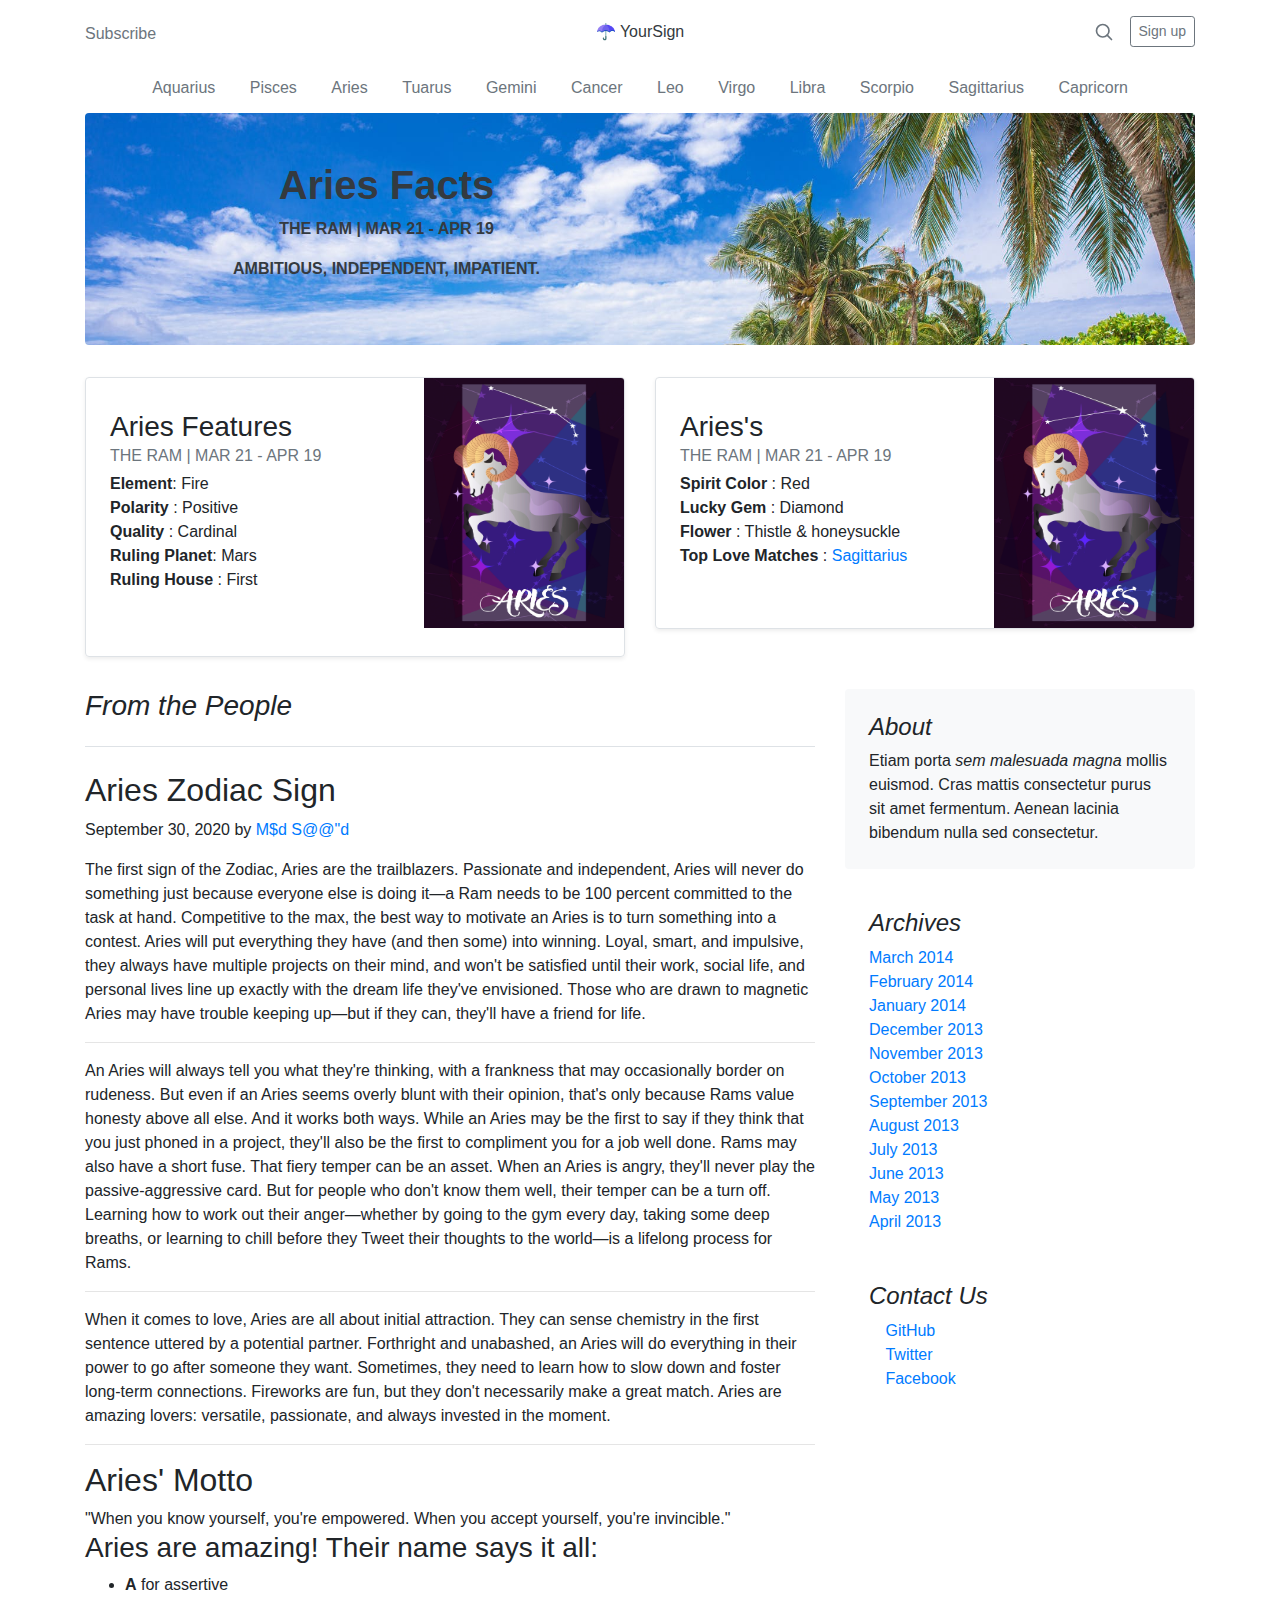
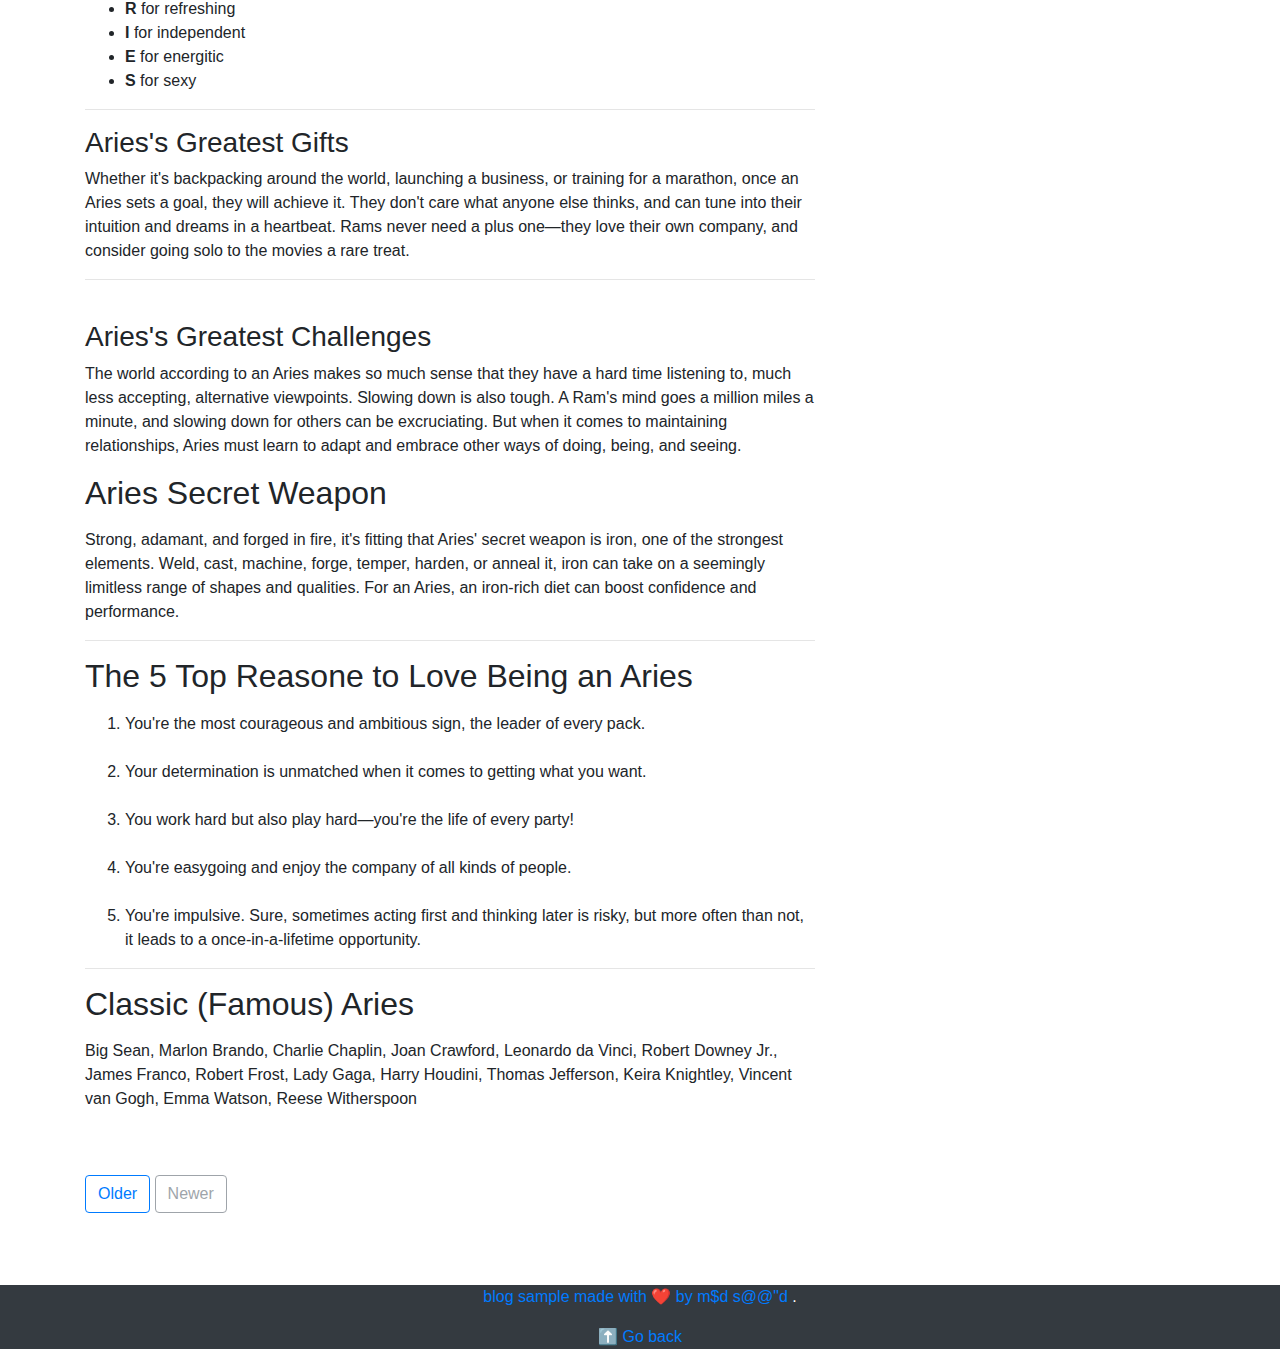
<file: Aries.html>
<!doctype html>
<html lang="en">
<head>

  <meta charset="UTF-8">
  <meta name="viewport" content="width=device-width, initial-scale=1, shrink-to-fit=no">
  <meta name="description" content="">
  <meta name="author" content="md sd">
  
  <link rel="stylesheet" href="https://stackpath.bootstrapcdn.com/font-awesome/4.7.0/css/font-awesome.min.css">
  <link rel="stylesheet" href="https://stackpath.bootstrapcdn.com/bootstrap/4.5.2/css/bootstrap.min.css" integrity="sha384-JcKb8q3iqJ61gNV9KGb8thSsNjpSL0n8PARn9HuZOnIxN0hoP+VmmDGMN5t9UJ0Z" crossorigin="anonymous">
  <script src="https://code.jquery.com/jquery-3.5.1.slim.min.js" integrity="sha384-DfXdz2htPH0lsSSs5nCTpuj/zy4C+OGpamoFVy38MVBnE+IbbVYUew+OrCXaRkfj" crossorigin="anonymous"></script>
  <script src="https://cdn.jsdelivr.net/npm/popper.js@1.16.1/dist/umd/popper.min.js" integrity="sha384-9/reFTGAW83EW2RDu2S0VKaIzap3H66lZH81PoYlFhbGU+6BZp6G7niu735Sk7lN" crossorigin="anonymous"></script>
  <script src="https://stackpath.bootstrapcdn.com/bootstrap/4.5.2/js/bootstrap.min.js" integrity="sha384-B4gt1jrGC7Jh4AgTPSdUtOBvfO8shuf57BaghqFfPlYxofvL8/KUEfYiJOMMV+rV" crossorigin="anonymous"></script>


  <style>
.backgr{
  background: url(./img/d.jpeg);
  background-size: cover;
  background-repeat: no-repeat;
  background-position: center;
}
.scrol{
    max-width: 100%;
    white-space: nowrap;
    height: 50px;
    overflow-x: auto;
    text-align: center;
    align-content: center;
    -webkit-overflow-scrolling: touch;
    -ms-overflow-style: none;
}
.na-link{
    padding-left: 15px;
    padding-right: 15px;
}
.scrol::-webkit-scrollbar{
    display: none;
}
.scrol a{
    color:#6c757d;
}
</style>
  <title>Aries sign</title>
</head>
<body>
  
  <div class="container">
  <header class="blog-header py-3">
    <div class="row flex-nowrap justify-content-between align-items-center">
      <div class="col-4 pt-1">
        <a class="text-muted" href="#">Subscribe</a>
      </div>
      <div class="col-4 text-center">
        <a class="blog-header-logo text-dark text-bold"  href="index.html"> &#9730 <strong></strong>YourSign</strong></a>
      </div>
      <div class="col-4 d-flex justify-content-end align-items-center">
        <a class="text-muted" href="#" aria-label="Search">
          <svg xmlns="http://www.w3.org/2000/svg" width="20" height="20" fill="none" stroke="currentColor" stroke-linecap="round" stroke-linejoin="round" stroke-width="2" class="mx-3" role="img" viewBox="0 0 24 24" focusable="false"><title>Search</title><circle cx="10.5" cy="10.5" r="7.5"/><path d="M21 21l-5.2-5.2"/></svg>
        </a>
        <a class="btn btn-sm btn-outline-secondary" href="#">Sign up</a>
      </div>
    </div>
  </header>

    <nav class="scrol ">
        <a class="na-link" href="Aquarius.html">Aquarius</a>
        <a class="na-link" href="Pisces.html">Pisces</a>
        <a class="na-link" href="Aries.html">Aries</a>
        <a class="na-link" href="Tuarus.html">Tuarus</a>
        <a class="na-link" href="Gemini.html">Gemini</a>
        <a class="na-link" href="Cancer.html">Cancer</a>
        <a class="na-link" href="Leo.html">Leo</a>
        <a class="na-link" href="Virgo.html">Virgo</a>
        <a class="na-link" href="Libra.html">Libra</a>
        <a class="na-link" href="Scorpio.html">Scorpio</a>
        <a class="na-link" href="Sagittarius.html">Sagittarius</a>
        <a class="na-link" href="Capricorn.html">Capricorn</a>
    </nav>

      <div class="jumbotron p-4 p-md-5 text-dark rounded bg-dark text-center backgr">
        <div class="col-md-6 px-0">
          <h1 class="title0"><strong>Aries Facts</strong></h1>
          <p class="title0"> <strong>THE RAM  |  MAR 21 - APR 19</strong></p>
          <p class="title0"><strong>AMBITIOUS, INDEPENDENT, IMPATIENT.</strong></p>
        <!----- <img src="./Cancer.jpg" alt="Aquarius image" width="200" height="250">
         <img src="./Cancer.jpg" alt="Aquarius image" width="200" height="250">-------->
      </div>
    </div>

      <div class="row mb-2">
        <div class="col-md-6">
          <div class="row no-gutters border rounded overflow-hidden flex-md-row mb-4 shadow-sm h-md-250 position-relative">
            <div class="col p-4 d-flex flex-column position-static">
              <strong class="d-inline-block mb-2 text-primary"></strong>
              <h3 class="mb-0">Aries Features</h3>
              <div class="mb-1 text-muted">THE RAM  |  MAR 21 - APR 19</div>
              <p><strong>Element</strong>: Fire<br>
                <strong>Polarity</strong> : Positive<br>
                <strong>Quality</strong> : Cardinal<br>
                <strong>Ruling Planet</strong>: Mars<br>
                <strong>Ruling House</strong> : First</p><br>
            </div>
            <div class="col-auto d-none d-lg-block">
              <img src="./img/Aries.jpg" alt="Aries image" width="200" height="250">
            </div>
          </div>
        </div>
        <div class="col-md-6">
          <div class="row no-gutters border rounded overflow-hidden flex-md-row mb-4 shadow-sm h-md-250 position-relative">
            <div class="col p-4 d-flex flex-column position-static">
              <strong class="d-inline-block mb-2 text-success"></strong>
              <h3 class="mb-0">Aries's</h3>
              <div class="mb-1 text-muted">THE RAM  |  MAR 21 - APR 19</div>
              <p><strong>Spirit Color</strong> : Red<br>
                <strong>Lucky Gem</strong> : Diamond<br>
                <strong>Flower</strong> : Thistle & honeysuckle<br>
                <strong>Top Love Matches</strong> : <a href="Sagittarius.html">Sagittarius</a></p>
            </div>
            <div class="col-auto d-none d-lg-block">
              <img src="./img/Aries.jpg" alt="Aries image" width="200" height="250">
            </div>
          </div>
        </div>
      </div>

    </div>



    <main role="main" class="container">
      <div class="row">
        <div class="col-md-8 blog-main">
          <h3 class="pb-4 mb-4 font-italic border-bottom">From the People </h3>
    
          <div class="blog-post">
            <h2 class="blog-post-title">Aries Zodiac Sign</h2>
            <p class="blog-post-meta ">September 30, 2020 by <a href="#">M$d S@@"d</a></p>
    
            <p>The first sign of the Zodiac, Aries are the trailblazers. Passionate and independent, Aries will never do something just because everyone else is doing it—a Ram needs to be 100 percent committed to the task at hand. Competitive to the max, the best way to motivate an Aries is to turn something into a contest. Aries will put everything they have (and then some) into winning. Loyal, smart, and impulsive, they always have multiple projects on their mind, and won't be satisfied until their work, social life, and personal lives line up exactly with the dream life they've envisioned. Those who are drawn to magnetic Aries may have trouble keeping up—but if they can, they'll have a friend for life.</p>
            <hr>
            <p>An Aries will always tell you what they're thinking, with a frankness that may occasionally border on rudeness. But even if an Aries seems overly blunt with their opinion, that's only because Rams value honesty above all else. And it works both ways. While an Aries may be the first to say if they think that you just phoned in a project, they'll also be the first to compliment you for a job well done. Rams may also have a short fuse. That fiery temper can be an asset. When an Aries is angry, they'll never play the passive-aggressive card. But for people who don't know them well, their temper can be a turn off. Learning how to work out their anger—whether by going to the gym every day, taking some deep breaths, or learning to chill before they Tweet their thoughts to the world—is a lifelong process for Rams.</p>
              <hr>
              <p>When it comes to love, Aries are all about initial attraction. They can sense chemistry in the first sentence uttered by a potential partner. Forthright and unabashed, an Aries will do everything in their power to go after someone they want. Sometimes, they need to learn how to slow down and foster long-term connections. Fireworks are fun, but they don't necessarily make a great match. Aries are amazing lovers: versatile, passionate, and always invested in the moment.</p>  
                <hr>
            <h2>Aries' Motto</h2>
            <quote>"When you know yourself, you're empowered. When you accept yourself, you're invincible."</quote>
            <br> 
            <h3>Aries are amazing! Their name says it all:</h3>
            <ul>
              <li> <strong>A</strong>  for assertive</li>
              <li> <strong>R</strong>  for refreshing</li>
              <li> <strong>I</strong>  for independent</li>
              <li> <strong>E</strong>  for energitic</li>
              <li> <strong>S</strong>  for sexy</li>
          </ul>
          <hr>
            <h3>Aries's Greatest Gifts</h3>
            <p>Whether it's backpacking around the world, launching a business, or training for a marathon, once an Aries sets a goal, they will achieve it. They don't care what anyone else thinks, and can tune into their intuition and dreams in a heartbeat. Rams never need a plus one—they love their own company, and consider going solo to the movies a rare treat.</p>
              <hr>
              <br>
            <h3>Aries's Greatest Challenges</h3>
            <p>The world according to an Aries makes so much sense that they have a hard time listening to, much less accepting, alternative viewpoints. Slowing down is also tough. A Ram's mind goes a million miles a minute, and slowing down for others can be excruciating. But when it comes to maintaining relationships, Aries must learn to adapt and embrace other ways of doing, being, and seeing.</p>
          </div><!-- /.blog-post -->
          <div class="blog-post">
            <h2 class="blog-post-title">Aries Secret Weapon</h2>
            <p class="blog-post-meta"><a href="#"></a></p>
            <p>Strong, adamant, and forged in fire, it's fitting that Aries' secret weapon is iron, one of the strongest elements. Weld, cast, machine, forge, temper, harden, or anneal it, iron can take on a seemingly limitless range of shapes and qualities. For an Aries, an iron-rich diet can boost confidence and performance.</p>
          </div><!-- /.blog-post -->
          <hr>
          <div class="blog-post">
            <h2 class="blog-post-title">The 5 Top Reasone to Love Being an Aries</h2>
            <p class="blog-post-meta"><a href="#"></a></p>
            <ol>
              <li> You're the most courageous and ambitious sign, the leader of every pack.</li> <br>
              <li>Your determination is unmatched when it comes to getting what you want.</li> <br>
              <li>You work hard but also play hard—you're the life of every party!</li> <br>
              <li>You're easygoing and enjoy the company of all kinds of people.</li> <br>
              <li>You're impulsive. Sure, sometimes acting first and thinking later is risky, but more often than not, it leads to a once-in-a-lifetime opportunity.</li>
          </ol>
          </div><!-- /.blog-post -->
          <hr>
          <div class="blog-post">
            <h2 class="blog-post-title">Classic (Famous) Aries</h2>
            <p class="blog-post-meta"><a href="#"></a></p>
            <p>Big Sean, Marlon Brando, Charlie Chaplin, Joan Crawford, Leonardo da Vinci, Robert Downey Jr., James Franco, Robert Frost, Lady Gaga, Harry Houdini, Thomas Jefferson, Keira Knightley, Vincent van Gogh, Emma Watson, Reese Witherspoon</p>
          </div><br><br>
    
          <nav class="blog-pagination">
            <a class="btn btn-outline-primary" href="index.html">Older</a>
            <a class="btn btn-outline-secondary disabled" href="#" tabindex="-1" aria-disabled="true">Newer</a>
          </nav>
        </div><!-- /.blog-main -->
    
        <aside class="col-md-4 blog-sidebar">
          <div class="p-4 mb-3 bg-light rounded">
            <h4 class="font-italic">About</h4>
            <p class="mb-0">Etiam porta <em>sem malesuada magna</em> mollis euismod. Cras mattis consectetur purus sit amet fermentum. Aenean lacinia bibendum nulla sed consectetur.</p>
          </div>
    
          <div class="p-4">
            <h4 class="font-italic">Archives</h4>
            <ol class="list-unstyled mb-0">
              <li><a href="#">March 2014</a></li>
              <li><a href="#">February 2014</a></li>
              <li><a href="#">January 2014</a></li>
              <li><a href="#">December 2013</a></li>
              <li><a href="#">November 2013</a></li>
              <li><a href="#">October 2013</a></li>
              <li><a href="#">September 2013</a></li>
              <li><a href="#">August 2013</a></li>
              <li><a href="#">July 2013</a></li>
              <li><a href="#">June 2013</a></li>
              <li><a href="#">May 2013</a></li>
              <li><a href="#">April 2013</a></li>
            </ol>
          </div>
    
          <div class="p-4">
            <h4 class="font-italic">Contact Us</h4>
            <ol class="list-unstyled">
              <li><a href="#"><i class="fab fa-github-square"></i>  GitHub</a></li>
              <li><a href="#"><i class="fab fa-twitter-square"></i> Twitter</a></li>
              <li><a href="#"> <i class="fab fa-facebook"></i> Facebook</li>
            </ol>
          </div>
        </aside><!-- /.blog-sidebar -->
      </div><!-- /.row -->
    </main><br><br><br><!-- /.container -->
    
    <footer class="blog-footer text-center bg-dark text-white">
      <p>blog sample made with &#10084 by <a href="https://facebook.com/">m$d s@@"d</a> <a href="https://twitter.com/mdo"></a>.</p>
      <p>
        <a href="#">&#11014 Go back</a>
      </p>
    </footer>
  </body>
  </html>
</body>
</html>
</file>
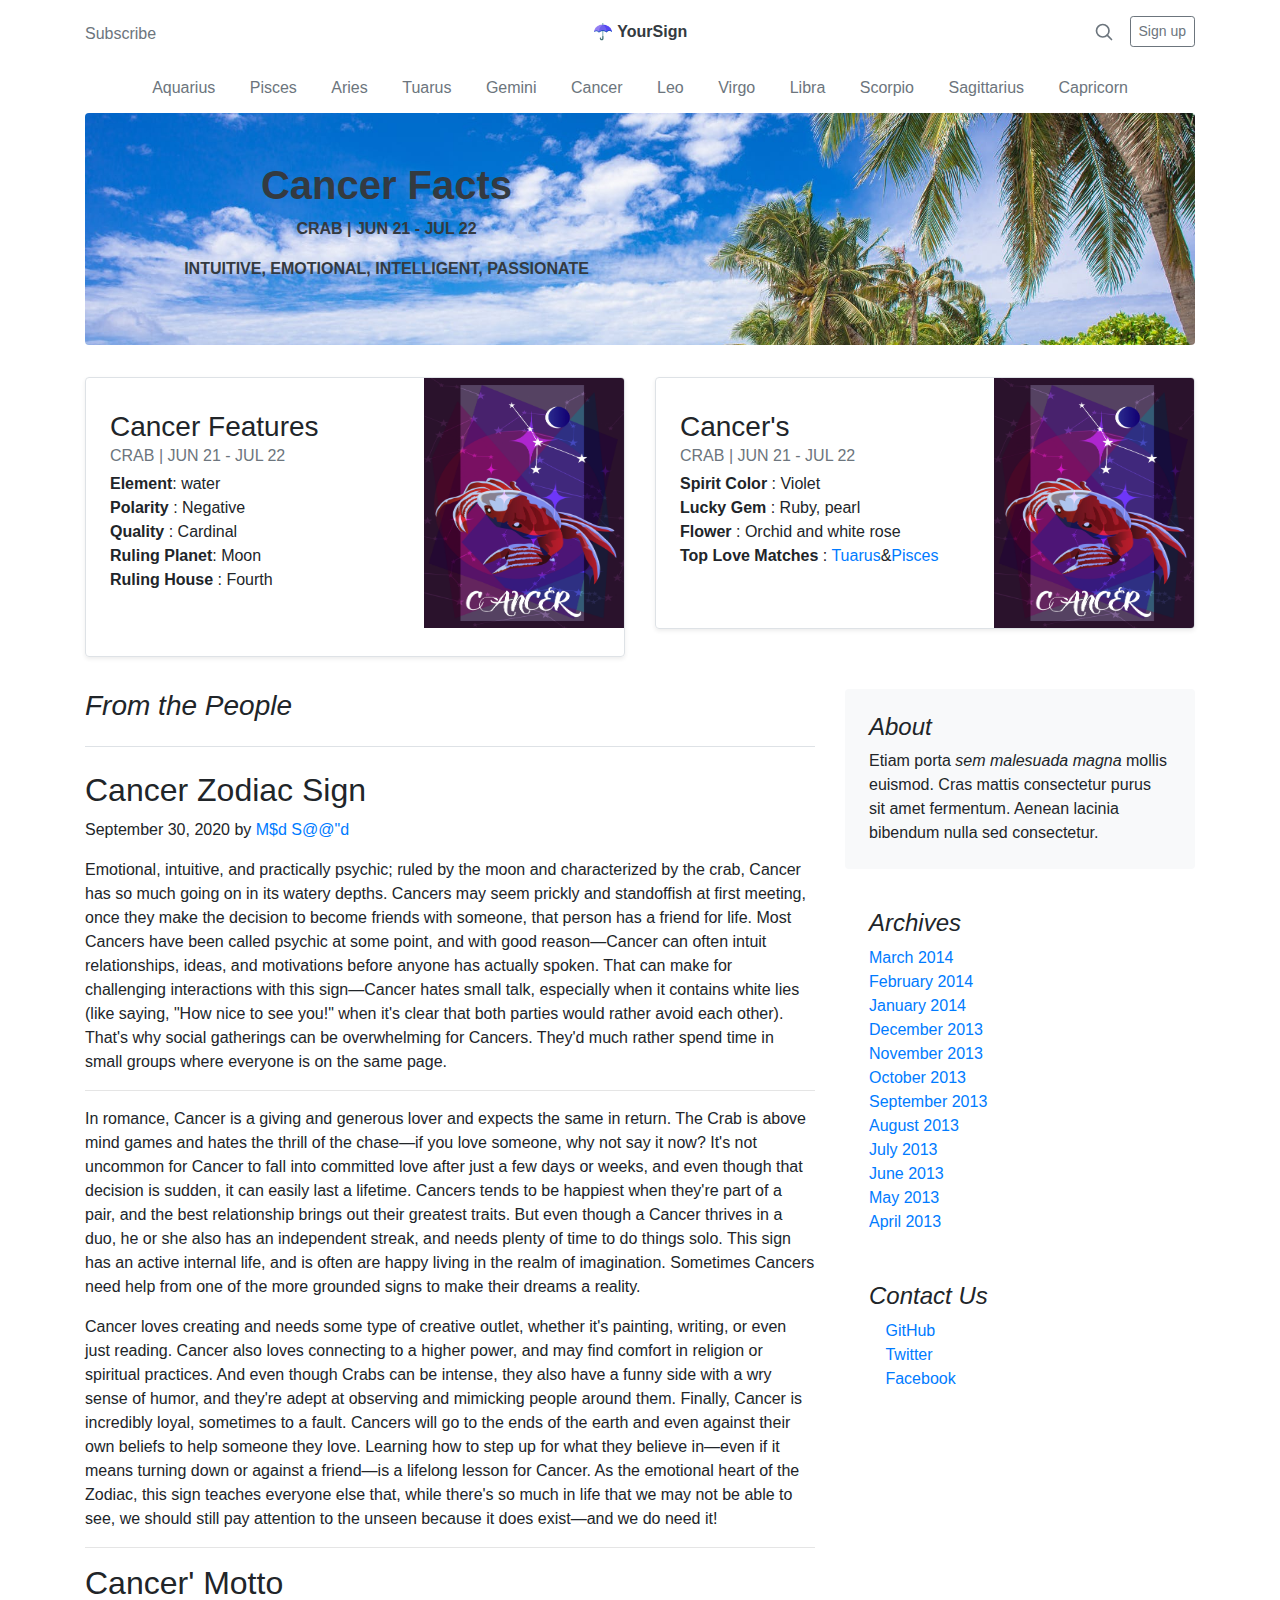
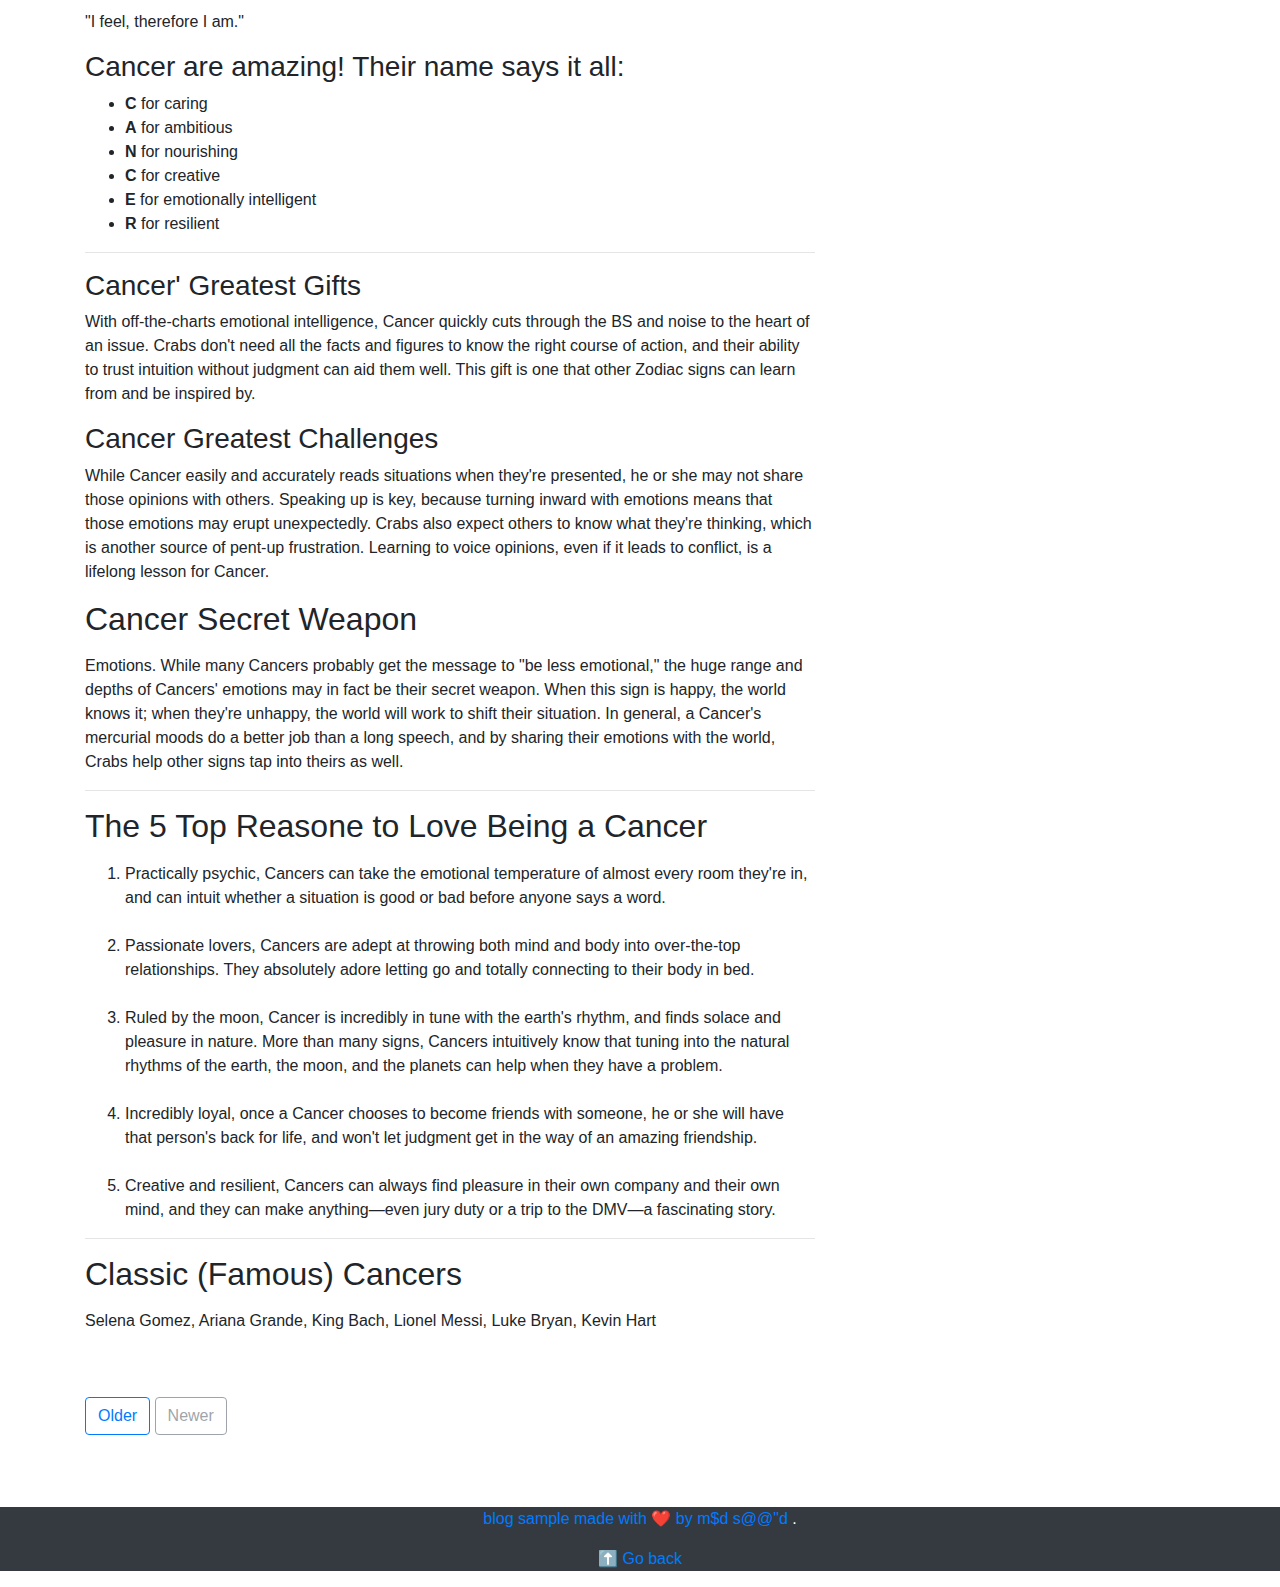
<file: Cancer.html>
<!doctype html>
<html lang="en">
<head>

  <meta charset="UTF-8">
  <meta name="viewport" content="width=device-width, initial-scale=1, shrink-to-fit=no">
  <meta name="description" content="">
  <meta name="author" content="md sd">
  
  <link rel="stylesheet" href="https://stackpath.bootstrapcdn.com/font-awesome/4.7.0/css/font-awesome.min.css">
  <link rel="stylesheet" href="https://stackpath.bootstrapcdn.com/bootstrap/4.5.2/css/bootstrap.min.css" integrity="sha384-JcKb8q3iqJ61gNV9KGb8thSsNjpSL0n8PARn9HuZOnIxN0hoP+VmmDGMN5t9UJ0Z" crossorigin="anonymous">
  <script src="https://code.jquery.com/jquery-3.5.1.slim.min.js" integrity="sha384-DfXdz2htPH0lsSSs5nCTpuj/zy4C+OGpamoFVy38MVBnE+IbbVYUew+OrCXaRkfj" crossorigin="anonymous"></script>
  <script src="https://cdn.jsdelivr.net/npm/popper.js@1.16.1/dist/umd/popper.min.js" integrity="sha384-9/reFTGAW83EW2RDu2S0VKaIzap3H66lZH81PoYlFhbGU+6BZp6G7niu735Sk7lN" crossorigin="anonymous"></script>
  <script src="https://stackpath.bootstrapcdn.com/bootstrap/4.5.2/js/bootstrap.min.js" integrity="sha384-B4gt1jrGC7Jh4AgTPSdUtOBvfO8shuf57BaghqFfPlYxofvL8/KUEfYiJOMMV+rV" crossorigin="anonymous"></script>


  <style>
.backgr{
  background: url(./img/d.jpeg);
  background-size: cover;
  background-repeat: no-repeat;
  background-position: center;
}
.scrol{
    max-width: 100%;
    white-space: nowrap;
    height: 50px;
    overflow-x: auto;
    text-align: center;
    align-content: center;
    -webkit-overflow-scrolling: touch;
    -ms-overflow-style: none;
}
.na-link{
    padding-left: 15px;
    padding-right: 15px;
}
.scrol::-webkit-scrollbar{
    display: none;
}
.scrol a{
    color:#6c757d;
}
</style>
  <title>Aquarius sign</title>
</head>
<body>
  
  <div class="container">
  <header class="blog-header py-3">
    <div class="row flex-nowrap justify-content-between align-items-center">
      <div class="col-4 pt-1">
        <a class="text-muted" href="#">Subscribe</a>
      </div>
      <div class="col-4 text-center">
        <a class="blog-header-logo text-dark text-bold"  href="index.html"> &#9730 <strong>YourSign</strong></a>
      </div>
      <div class="col-4 d-flex justify-content-end align-items-center">
        <a class="text-muted" href="#" aria-label="Search">
          <svg xmlns="http://www.w3.org/2000/svg" width="20" height="20" fill="none" stroke="currentColor" stroke-linecap="round" stroke-linejoin="round" stroke-width="2" class="mx-3" role="img" viewBox="0 0 24 24" focusable="false"><title>Search</title><circle cx="10.5" cy="10.5" r="7.5"/><path d="M21 21l-5.2-5.2"/></svg>
        </a>
        <a class="btn btn-sm btn-outline-secondary" href="#">Sign up</a>
      </div>
    </div>
  </header>

    <nav class="scrol ">
        <a class="na-link" href="Aquarius.html">Aquarius</a>
        <a class="na-link" href="Pisces.html">Pisces</a>
        <a class="na-link" href="Aries.html">Aries</a>
        <a class="na-link" href="Tuarus.html">Tuarus</a>
        <a class="na-link" href="Gemini.html">Gemini</a>
        <a class="na-link" href="Cancer.html">Cancer</a>
        <a class="na-link" href="Leo.html">Leo</a>
        <a class="na-link" href="Virgo.html">Virgo</a>
        <a class="na-link" href="Libra.html">Libra</a>
        <a class="na-link" href="Scorpio.html">Scorpio</a>
        <a class="na-link" href="Sagittarius.html">Sagittarius</a>
        <a class="na-link" href="Capricorn.html">Capricorn</a>
    </nav>

      <div class="jumbotron p-4 p-md-5 text-dark rounded bg-dark text-center backgr">
        <div class="col-md-6 px-0">
          <h1 class="title0"><strong>Cancer Facts</strong></h1>
          <p class="title0"><strong>CRAB  |  JUN 21 - JUL 22</strong></p>
          <p class="title0"><strong>INTUITIVE, EMOTIONAL, INTELLIGENT, PASSIONATE</strong> </p>
        <!----- <img src="./Cancer.jpg" alt="Aquarius image" width="200" height="250">
         <img src="./Cancer.jpg" alt="Aquarius image" width="200" height="250">-------->
      </div>
    </div>

      <div class="row mb-2">
        <div class="col-md-6">
          <div class="row no-gutters border rounded overflow-hidden flex-md-row mb-4 shadow-sm h-md-250 position-relative">
            <div class="col p-4 d-flex flex-column position-static">
              <strong class="d-inline-block mb-2 text-primary"></strong>
              <h3 class="mb-0">Cancer Features</h3>
              <div class="mb-1 text-muted">CRAB  |  JUN 21 - JUL 22</div>
              <p><strong>Element</strong>: water<br>
                <strong>Polarity</strong> : Negative<br>
                <strong>Quality</strong> : Cardinal<br>
                <strong>Ruling Planet</strong>: Moon<br>
                <strong>Ruling House</strong> : Fourth</p><br>
            </div>
            <div class="col-auto d-none d-lg-block">
              <img src="./img/Cancer.jpg" alt="Aquarius image" width="200" height="250">
            </div>
          </div>
        </div>
        <div class="col-md-6">
          <div class="row no-gutters border rounded overflow-hidden flex-md-row mb-4 shadow-sm h-md-250 position-relative">
            <div class="col p-4 d-flex flex-column position-static">
              <strong class="d-inline-block mb-2 text-success"></strong>
              <h3 class="mb-0">Cancer's</h3>
              <div class="mb-1 text-muted">CRAB  |  JUN 21 - JUL 22</div>
              <p><strong>Spirit Color</strong> : Violet<br>
                <strong>Lucky Gem</strong> : Ruby, pearl<br>
                <strong>Flower</strong> : Orchid and white rose<br>
                <strong>Top Love Matches</strong> : <a href="Tuarus.html">Tuarus</a>&<a href="Pisces.html">Pisces</a></p>
            </div>
            <div class="col-auto d-none d-lg-block">
              <img src="./img/Cancer.jpg" alt="Aquarius image" width="200" height="250">
            </div>
          </div>
        </div>
      </div>

    </div>



    <main role="main" class="container">
      <div class="row">
        <div class="col-md-8 blog-main">
          <h3 class="pb-4 mb-4 font-italic border-bottom">From the People </h3>
    
          <div class="blog-post">
            <h2 class="blog-post-title">Cancer Zodiac Sign</h2>
            <p class="blog-post-meta ">September 30, 2020 by <a href="#">M$d S@@"d</a></p>
    
            <p>Emotional, intuitive, and practically psychic; ruled by the moon and characterized by the crab, Cancer has so much going on in its watery depths. Cancers may seem prickly and standoffish at first meeting, once they make the decision to become friends with someone, that person has a friend for life.
              Most Cancers have been called psychic at some point, and with good reason—Cancer can often intuit relationships, ideas, and motivations before anyone has actually spoken. That can make for challenging interactions with this sign—Cancer hates small talk, especially when it contains white lies (like saying, "How nice to see you!" when it's clear that both parties would rather avoid each other). That's why social gatherings can be overwhelming for Cancers. They'd much rather spend time in small groups where everyone is on the same page.</p>
            <hr>
            <p>In romance, Cancer is a giving and generous lover and expects the same in return. The Crab is above mind games and hates the thrill of the chase—if you love someone, why not say it now? It's not uncommon for Cancer to fall into committed love after just a few days or weeks, and even though that decision is sudden, it can easily last a lifetime. Cancers tends to be happiest when they're part of a pair, and the best relationship brings out their greatest traits. But even though a Cancer thrives in a duo, he or she also has an independent streak, and needs plenty of time to do things solo. This sign has an active internal life, and is often are happy living in the realm of imagination. Sometimes Cancers need help from one of the more grounded signs to make their dreams a reality.</p>
            <p>Cancer loves creating and needs some type of creative outlet, whether it's painting, writing, or even just reading. Cancer also loves connecting to a higher power, and may find comfort in religion or spiritual practices. And even though Crabs can be intense, they also have a funny side with a wry sense of humor, and they're adept at observing and mimicking people around them.
              Finally, Cancer is incredibly loyal, sometimes to a fault. Cancers will go to the ends of the earth and even against their own beliefs to help someone they love. Learning how to step up for what they believe in—even if it means turning down or against a friend—is a lifelong lesson for Cancer. As the emotional heart of the Zodiac, this sign teaches everyone else that, while there's so much in life that we may not be able to see, we should still pay attention to the unseen because it does exist—and we do need it!</p>
              <hr>
            <h2>Cancer' Motto</h2>
            <p>"I feel, therefore I am."</p>
            <h3>Cancer are amazing! Their name says it all:</h3>
            <ul>
              <li> <strong>C</strong>  for caring</li>
              <li> <strong>A</strong>  for ambitious</li>
              <li> <strong>N</strong>  for nourishing</li>
              <li> <strong>C</strong>  for creative</li>
              <li> <strong>E</strong>  for  emotionally intelligent</li>
              <li> <strong>R</strong>  for resilient</li>
          </ul>
          <hr>
            <h3>Cancer' Greatest Gifts</h3>
            <p>With off-the-charts emotional intelligence, Cancer quickly cuts through the BS and noise to the heart of an issue. Crabs don't need all the facts and figures to know the right course of action, and their ability to trust intuition without judgment can aid them well. This gift is one that other Zodiac signs can learn from and be inspired by.</p>
            <h3>Cancer Greatest Challenges</h3>
            <p>While Cancer easily and accurately reads situations when they're presented, he or she may not share those opinions with others. Speaking up is key, because turning inward with emotions means that those emotions may erupt unexpectedly. Crabs also expect others to know what they're thinking, which is another source of pent-up frustration. Learning to voice opinions, even if it leads to conflict, is a lifelong lesson for Cancer.</p>
          </div><!-- /.blog-post -->
          <div class="blog-post">
            <h2 class="blog-post-title">Cancer Secret Weapon</h2>
            <p class="blog-post-meta"><a href="#"></a></p>
            <p>Emotions. While many Cancers probably get the message to "be less emotional," the huge range and depths of Cancers' emotions may in fact be their secret weapon. When this sign is happy, the world knows it; when they're unhappy, the world will work to shift their situation. In general, a Cancer's mercurial moods do a better job than a long speech, and by sharing their emotions with the world, Crabs help other signs tap into theirs as well.</p>
          </div><!-- /.blog-post -->
          <hr>
          <div class="blog-post">
            <h2 class="blog-post-title">The 5 Top Reasone to Love Being a Cancer</h2>
            <p class="blog-post-meta"><a href="#"></a></p>
            <ol>
              <li>Practically psychic, Cancers can take the emotional temperature of almost every room they're in, and can intuit whether a situation is good or bad before anyone says a word.</li> <br>
              <li>Passionate lovers, Cancers are adept at throwing both mind and body into over-the-top relationships. They absolutely adore letting go and totally connecting to their body in bed.</li> <br>
              <li>Ruled by the moon, Cancer is incredibly in tune with the earth's rhythm, and finds solace and pleasure in nature. More than many signs, Cancers intuitively know that tuning into the natural rhythms of the earth, the moon, and the planets can help when they have a problem.</li> <br>
              <li>Incredibly loyal, once a Cancer chooses to become friends with someone, he or she will have that person's back for life, and won't let judgment get in the way of an amazing friendship.</li> <br>
              <li>Creative and resilient, Cancers can always find pleasure in their own company and their own mind, and they can make anything—even jury duty or a trip to the DMV—a fascinating story.</li>
          </ol>
          </div><!-- /.blog-post -->
          <hr>
          <div class="blog-post">
            <h2 class="blog-post-title">Classic (Famous) Cancers</h2>
            <p class="blog-post-meta"><a href="#"></a></p>
            <p>Selena Gomez, Ariana Grande, King Bach, Lionel Messi, Luke Bryan, Kevin Hart</p>
          </div><br><br>
    
          <nav class="blog-pagination">
            <a class="btn btn-outline-primary" href="#">Older</a>
            <a class="btn btn-outline-secondary disabled" href="#" tabindex="-1" aria-disabled="true">Newer</a>
          </nav>
        </div><!-- /.blog-main -->
    
        <aside class="col-md-4 blog-sidebar">
          <div class="p-4 mb-3 bg-light rounded">
            <h4 class="font-italic">About</h4>
            <p class="mb-0">Etiam porta <em>sem malesuada magna</em> mollis euismod. Cras mattis consectetur purus sit amet fermentum. Aenean lacinia bibendum nulla sed consectetur.</p>
          </div>
    
          <div class="p-4">
            <h4 class="font-italic">Archives</h4>
            <ol class="list-unstyled mb-0">
              <li><a href="#">March 2014</a></li>
              <li><a href="#">February 2014</a></li>
              <li><a href="#">January 2014</a></li>
              <li><a href="#">December 2013</a></li>
              <li><a href="#">November 2013</a></li>
              <li><a href="#">October 2013</a></li>
              <li><a href="#">September 2013</a></li>
              <li><a href="#">August 2013</a></li>
              <li><a href="#">July 2013</a></li>
              <li><a href="#">June 2013</a></li>
              <li><a href="#">May 2013</a></li>
              <li><a href="#">April 2013</a></li>
            </ol>
          </div>
    
          <div class="p-4">
            <h4 class="font-italic">Contact Us</h4>
            <ol class="list-unstyled">
              <li><a href="#"><i class="fab fa-github-square"></i>  GitHub</a></li>
              <li><a href="#"><i class="fab fa-twitter-square"></i> Twitter</a></li>
              <li><a href="#"> <i class="fab fa-facebook"></i> Facebook</li>
            </ol>
          </div>
        </aside><!-- /.blog-sidebar -->
      </div><!-- /.row -->
    </main><br><br><br><!-- /.container -->
    
    <footer class="blog-footer text-center bg-dark text-white">
      <p>blog sample made with &#10084 by <a href="https://getbootstrap.com/">m$d s@@"d</a> <a href="https://twitter.com/mdo"></a>.</p>
      <p>
        <a href="#">&#11014 Go back</a>
      </p>
    </footer>
  </body>
  </html>
</body>
</html>
</file>
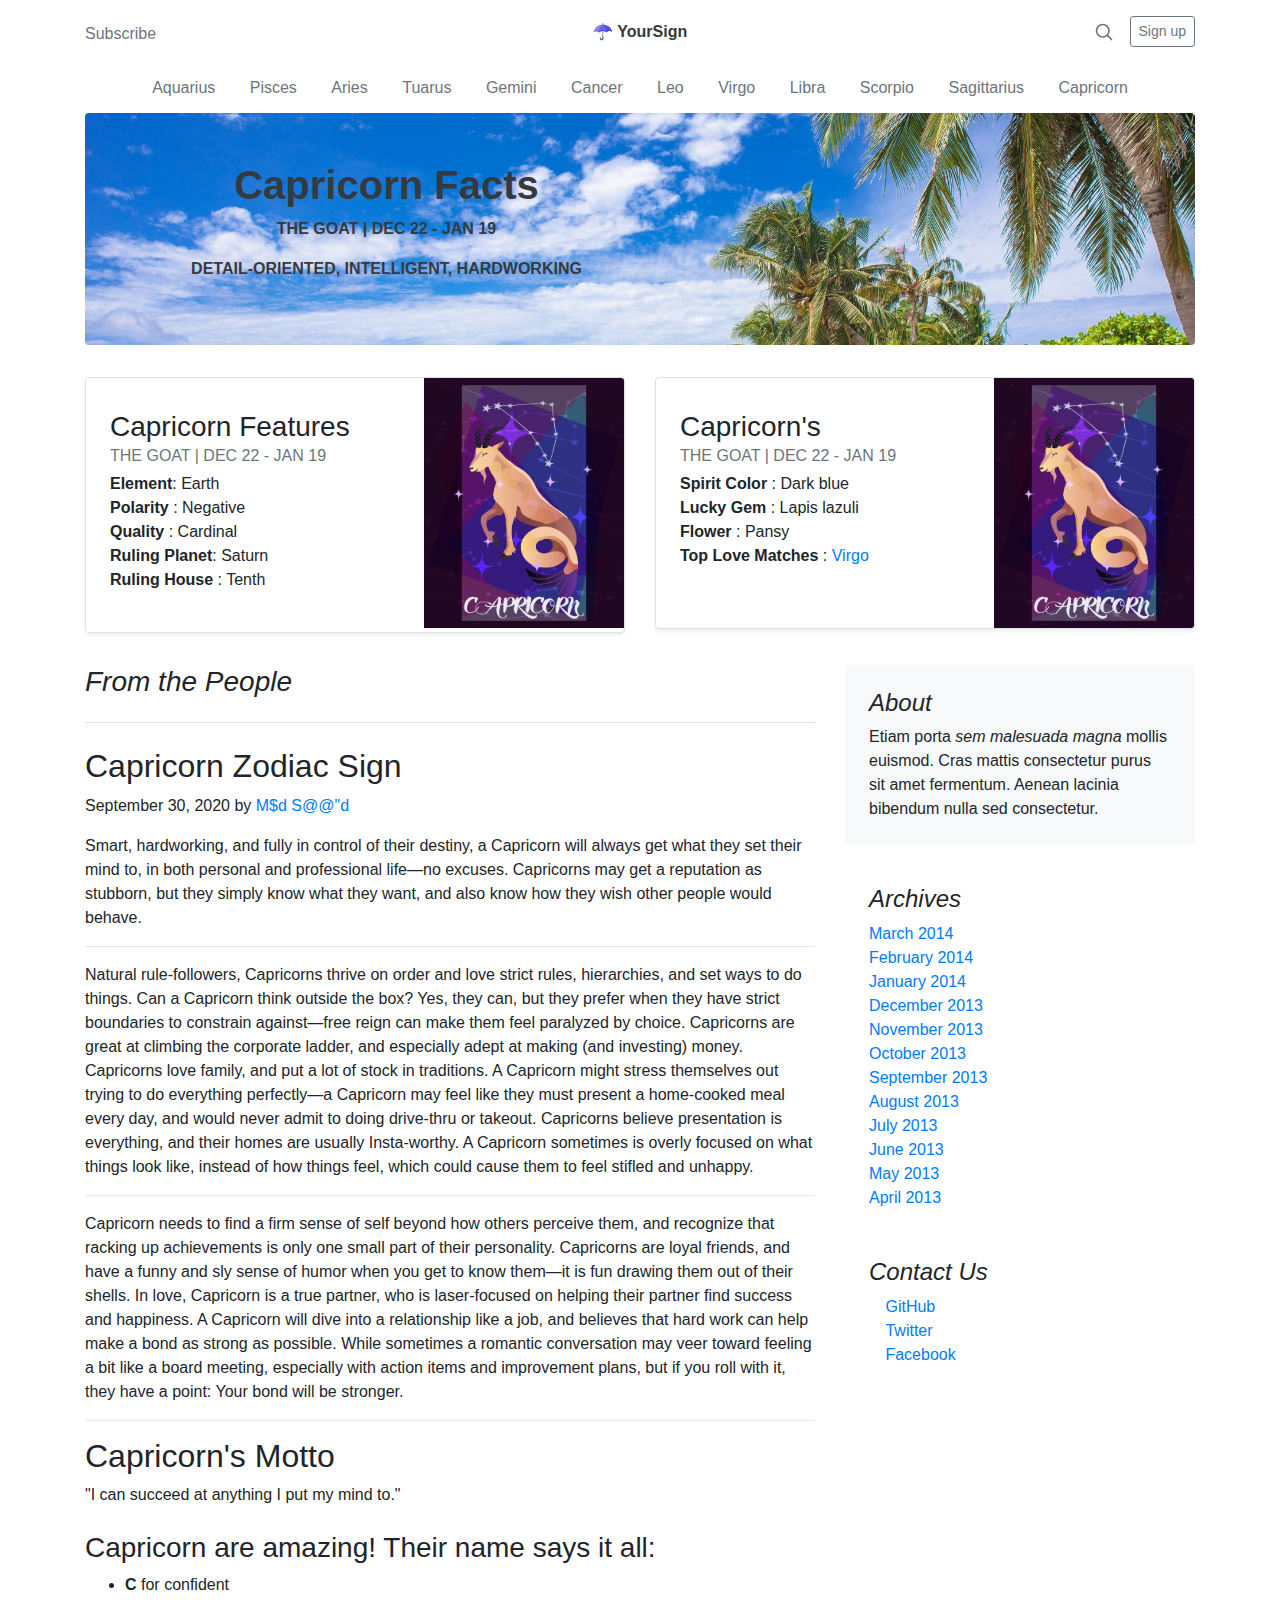
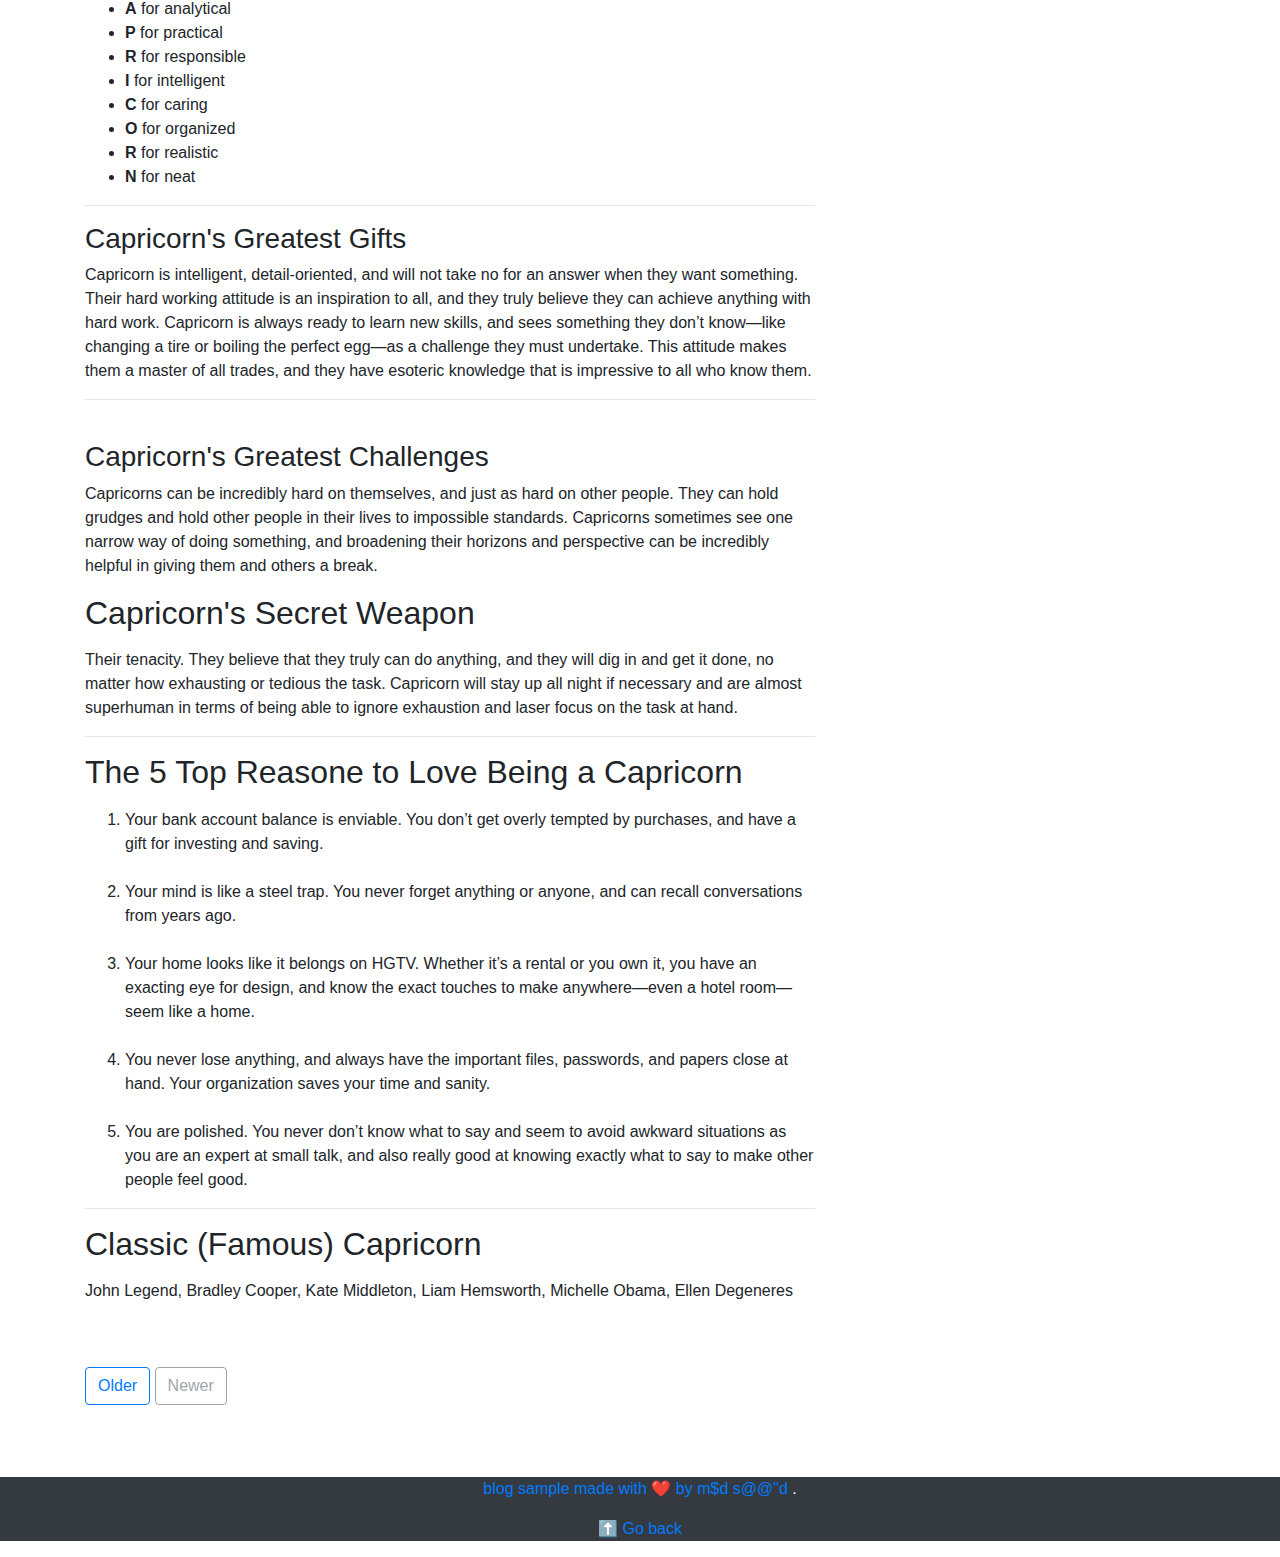
<file: Capricorn.html>
<!doctype html>
<html lang="en">
<head>

  <meta charset="UTF-8">
  <meta name="viewport" content="width=device-width, initial-scale=1, shrink-to-fit=no">
  <meta name="description" content="">
  <meta name="author" content="md sd">
  
  <link rel="stylesheet" href="https://stackpath.bootstrapcdn.com/font-awesome/4.7.0/css/font-awesome.min.css">
  <link rel="stylesheet" href="https://stackpath.bootstrapcdn.com/bootstrap/4.5.2/css/bootstrap.min.css" integrity="sha384-JcKb8q3iqJ61gNV9KGb8thSsNjpSL0n8PARn9HuZOnIxN0hoP+VmmDGMN5t9UJ0Z" crossorigin="anonymous">
  <script src="https://code.jquery.com/jquery-3.5.1.slim.min.js" integrity="sha384-DfXdz2htPH0lsSSs5nCTpuj/zy4C+OGpamoFVy38MVBnE+IbbVYUew+OrCXaRkfj" crossorigin="anonymous"></script>
  <script src="https://cdn.jsdelivr.net/npm/popper.js@1.16.1/dist/umd/popper.min.js" integrity="sha384-9/reFTGAW83EW2RDu2S0VKaIzap3H66lZH81PoYlFhbGU+6BZp6G7niu735Sk7lN" crossorigin="anonymous"></script>
  <script src="https://stackpath.bootstrapcdn.com/bootstrap/4.5.2/js/bootstrap.min.js" integrity="sha384-B4gt1jrGC7Jh4AgTPSdUtOBvfO8shuf57BaghqFfPlYxofvL8/KUEfYiJOMMV+rV" crossorigin="anonymous"></script>


  <style>
.backgr{
  background: url(./img/d.jpeg);
  background-size: cover;
  background-repeat: no-repeat;
  background-position: center;
}
.scrol{
    max-width: 100%;
    white-space: nowrap;
    height: 50px;
    overflow-x: auto;
    text-align: center;
    align-content: center;
    -webkit-overflow-scrolling: touch;
    -ms-overflow-style: none;
}
.na-link{
    padding-left: 15px;
    padding-right: 15px;
}
.scrol::-webkit-scrollbar{
    display: none;
}
.scrol a{
    color:#6c757d;
}
</style>
  <title>Capricorn sign</title>
</head>
<body>
  
  <div class="container">
  <header class="blog-header py-3">
    <div class="row flex-nowrap justify-content-between align-items-center">
      <div class="col-4 pt-1">
        <a class="text-muted" href="#">Subscribe</a>
      </div>
      <div class="col-4 text-center">
        <a class="blog-header-logo text-dark text-bold"  href="index.html"> &#9730 <strong>YourSign</strong></a>
      </div>
      <div class="col-4 d-flex justify-content-end align-items-center">
        <a class="text-muted" href="#" aria-label="Search">
          <svg xmlns="http://www.w3.org/2000/svg" width="20" height="20" fill="none" stroke="currentColor" stroke-linecap="round" stroke-linejoin="round" stroke-width="2" class="mx-3" role="img" viewBox="0 0 24 24" focusable="false"><title>Search</title><circle cx="10.5" cy="10.5" r="7.5"/><path d="M21 21l-5.2-5.2"/></svg>
        </a>
        <a class="btn btn-sm btn-outline-secondary" href="#">Sign up</a>
      </div>
    </div>
  </header>

    <nav class="scrol ">
        <a class="na-link" href="Aquarius.html">Aquarius</a>
        <a class="na-link" href="Pisces.html">Pisces</a>
        <a class="na-link" href="Aries.html">Aries</a>
        <a class="na-link" href="Tuarus.html">Tuarus</a>
        <a class="na-link" href="Gemini.html">Gemini</a>
        <a class="na-link" href="Cancer.html">Cancer</a>
        <a class="na-link" href="Leo.html">Leo</a>
        <a class="na-link" href="Virgo.html">Virgo</a>
        <a class="na-link" href="Libra.html">Libra</a>
        <a class="na-link" href="Scorpio.html">Scorpio</a>
        <a class="na-link" href="Sagittarius.html">Sagittarius</a>
        <a class="na-link" href="Capricorn.html">Capricorn</a>
    </nav>

      <div class="jumbotron p-4 p-md-5 text-dark rounded bg-dark text-center backgr">
        <div class="col-md-6 px-0">
          <h1 class="title0"><strong>Capricorn Facts</strong></h1>
          <p class="title0"> <strong> THE GOAT  |  DEC 22 - JAN 19</strong></p>
          <p class="title0"><strong>DETAIL-ORIENTED, INTELLIGENT, HARDWORKING</strong></p>
        <!----- <img src="./Cancer.jpg" alt="Aquarius image" width="200" height="250">
         <img src="./Cancer.jpg" alt="Aquarius image" width="200" height="250">-------->
      </div>
    </div>

      <div class="row mb-2">
        <div class="col-md-6">
          <div class="row no-gutters border rounded overflow-hidden flex-md-row mb-4 shadow-sm h-md-250 position-relative">
            <div class="col p-4 d-flex flex-column position-static">
              <strong class="d-inline-block mb-2 text-primary"></strong>
              <h3 class="mb-0">Capricorn Features</h3>
              <div class="mb-1 text-muted">THE GOAT  |  DEC 22 - JAN 19</div>
              <p><strong>Element</strong>: Earth<br>
                <strong>Polarity</strong> : Negative<br>
                <strong>Quality</strong> : Cardinal<br>
                <strong>Ruling Planet</strong>: Saturn<br>
                <strong>Ruling House</strong> : Tenth</p>
            </div>
            <div class="col-auto d-none d-lg-block">
              <img src="./img/Capricorn.jpg" alt="Leo image" width="200" height="250">
            </div>
          </div>
        </div>
        <div class="col-md-6">
          <div class="row no-gutters border rounded overflow-hidden flex-md-row mb-4 shadow-sm h-md-250 position-relative">
            <div class="col p-4 d-flex flex-column position-static">
              <strong class="d-inline-block mb-2 text-success"></strong>
              <h3 class="mb-0">Capricorn's</h3>
              <div class="mb-1 text-muted">THE GOAT  |  DEC 22 - JAN 19</div>
              <p><strong>Spirit Color</strong> : Dark blue<br>
                <strong>Lucky Gem</strong> : Lapis lazuli<br>
                <strong>Flower</strong> :  Pansy<br>
                <strong>Top Love Matches</strong> : <a href="Virgo.html">Virgo</a></p>
            </div>
            <div class="col-auto d-none d-lg-block">
              <img src="./img/Capricorn.jpg" alt="Leo image" width="200" height="250">
            </div>
          </div>
        </div>
      </div>

    </div>



    <main role="main" class="container">
      <div class="row">
        <div class="col-md-8 blog-main">
          <h3 class="pb-4 mb-4 font-italic border-bottom">From the People </h3>
    
          <div class="blog-post">
            <h2 class="blog-post-title">Capricorn Zodiac Sign</h2>
            <p class="blog-post-meta ">September 30, 2020 by <a href="#">M$d S@@"d</a></p>
    
            <p>Smart, hardworking, and fully in control of their destiny, a Capricorn will always get what they set their mind to, in both personal and professional life—no excuses. Capricorns may get a reputation as stubborn, but they simply know what they want, and also know how they wish other people would behave.</p>
            <hr>
            <p>Natural rule-followers, Capricorns thrive on order and love strict rules, hierarchies, and set ways to do things. Can a Capricorn think outside the box? Yes, they can, but they prefer when they have strict boundaries to constrain against—free reign can make them feel paralyzed by choice. Capricorns are great at climbing the corporate ladder, and especially adept at making (and investing) money. Capricorns love family, and put a lot of stock in traditions. A Capricorn might stress themselves out trying to do everything perfectly—a Capricorn may feel like they must present a home-cooked meal every day, and would never admit to doing drive-thru or takeout. Capricorns believe presentation is everything, and their homes are usually Insta-worthy. A Capricorn sometimes is overly focused on what things look like, instead of how things feel, which could cause them to feel stifled and unhappy.</p>
              <hr>
              <p>Capricorn needs to find a firm sense of self beyond how others perceive them, and recognize that racking up achievements is only one small part of their personality.
                Capricorns are loyal friends, and have a funny and sly sense of humor when you get to know them—it is fun drawing them out of their shells. In love, Capricorn is a true partner, who is laser-focused on helping their partner find success and happiness. A Capricorn will dive into a relationship like a job, and believes that hard work can help make a bond as strong as possible. While sometimes a romantic conversation may veer toward feeling a bit like a board meeting, especially with action items and improvement plans, but if you roll with it, they have a point: Your bond will be stronger.</p>  
                <hr>
            <h2>Capricorn's Motto</h2>
            <quote>"I can succeed at anything I put my mind to."</quote>
            <br> <br>
            <h3>Capricorn are amazing! Their name says it all:</h3>
            <ul>
              <li> <strong>C</strong>  for confident</li>
            <li> <strong>A</strong>  for analytical</li>
            <li> <strong>P</strong>  for practical</li>
            <li> <strong>R</strong>  for responsible</li>
            <li> <strong>I</strong>  for intelligent</li>
            <li> <strong>C</strong>  for caring</li>
            <li> <strong>O</strong>  for organized</li>
            <li> <strong>R</strong>  for realistic</li>
            <li> <strong>N</strong>  for neat</li>
          </ul>
          <hr>
            <h3>Capricorn's Greatest Gifts</h3>
            <p>Capricorn is intelligent, detail-oriented, and will not take no for an answer when they want something. Their hard working attitude is an inspiration to all, and they truly believe they can achieve anything with hard work. Capricorn is always ready to learn new skills, and sees something they don’t know—like changing a tire or boiling the perfect egg—as a challenge they must undertake. This attitude makes them a master of all trades, and they have esoteric knowledge that is impressive to all who know them.</p>
              <hr>
              <br>
            <h3>Capricorn's Greatest Challenges</h3>
            <p>Capricorns can be incredibly hard on themselves, and just as hard on other people. They can hold grudges and hold other people in their lives to impossible standards. Capricorns sometimes see one narrow way of doing something, and broadening their horizons and perspective can be incredibly helpful in giving them and others a break.</p>
          </div><!-- /.blog-post -->
          <div class="blog-post">
            <h2 class="blog-post-title">Capricorn's Secret Weapon</h2>
            <p class="blog-post-meta"><a href="#"></a></p>
            <p>Their tenacity. They believe that they truly can do anything, and they will dig in and get it done, no matter how exhausting or tedious the task. Capricorn will stay up all night if necessary and are almost superhuman in terms of being able to ignore exhaustion and laser focus on the task at hand.</p>
          </div><!-- /.blog-post -->
          <hr>
          <div class="blog-post">
            <h2 class="blog-post-title">The 5 Top Reasone to Love Being a Capricorn</h2>
            <p class="blog-post-meta"><a href="#"></a></p>
            <ol>
              <li>Your bank account balance is enviable. You don’t get overly tempted by purchases, and have a gift for investing and saving.</li> <br>
            <li>Your mind is like a steel trap. You never forget anything or anyone, and can recall conversations from years ago.</li> <br>
            <li>Your home looks like it belongs on HGTV. Whether it’s a rental or you own it, you have an exacting eye for design, and know the exact touches to make anywhere—even a hotel room—seem like a home.</li> <br>
            <li>You never lose anything, and always have the important files, passwords, and papers close at hand. Your organization saves your time and sanity.</li> <br>
            <li>You are polished. You never don’t know what to say and seem to avoid awkward situations as you are an expert at small talk, and also really good at knowing exactly what to say to make other people feel good.</li>
          </ol>
          </div><!-- /.blog-post -->
          <hr>
          <div class="blog-post">
            <h2 class="blog-post-title">Classic (Famous) Capricorn</h2>
            <p class="blog-post-meta"><a href="#"></a></p>
            <p>John Legend, Bradley Cooper, Kate Middleton, Liam Hemsworth, Michelle Obama, Ellen Degeneres</p>
          </div><br><br>
    
          <nav class="blog-pagination">
            <a class="btn btn-outline-primary" href="index.html">Older</a>
            <a class="btn btn-outline-secondary disabled" href="#" tabindex="-1" aria-disabled="true">Newer</a>
          </nav>
        </div><!-- /.blog-main -->
    
        <aside class="col-md-4 blog-sidebar">
          <div class="p-4 mb-3 bg-light rounded">
            <h4 class="font-italic">About</h4>
            <p class="mb-0">Etiam porta <em>sem malesuada magna</em> mollis euismod. Cras mattis consectetur purus sit amet fermentum. Aenean lacinia bibendum nulla sed consectetur.</p>
          </div>
    
          <div class="p-4">
            <h4 class="font-italic">Archives</h4>
            <ol class="list-unstyled mb-0">
              <li><a href="#">March 2014</a></li>
              <li><a href="#">February 2014</a></li>
              <li><a href="#">January 2014</a></li>
              <li><a href="#">December 2013</a></li>
              <li><a href="#">November 2013</a></li>
              <li><a href="#">October 2013</a></li>
              <li><a href="#">September 2013</a></li>
              <li><a href="#">August 2013</a></li>
              <li><a href="#">July 2013</a></li>
              <li><a href="#">June 2013</a></li>
              <li><a href="#">May 2013</a></li>
              <li><a href="#">April 2013</a></li>
            </ol>
          </div>
    
          <div class="p-4">
            <h4 class="font-italic">Contact Us</h4>
            <ol class="list-unstyled">
              <li><a href="#"><i class="fab fa-github-square"></i>  GitHub</a></li>
              <li><a href="#"><i class="fab fa-twitter-square"></i> Twitter</a></li>
              <li><a href="#"> <i class="fab fa-facebook"></i> Facebook</li>
            </ol>
          </div>
        </aside><!-- /.blog-sidebar -->
      </div><!-- /.row -->
    </main><br><br><br><!-- /.container -->
    
    <footer class="blog-footer text-center bg-dark text-white">
      <p>blog sample made with &#10084 by <a href="https://facebook.com/">m$d s@@"d</a> <a href="https://twitter.com/mdo"></a>.</p>
      <p>
        <a href="#">&#11014 Go back</a>
      </p>
    </footer>
  </body>
  </html>
</body>
</html>
</file>
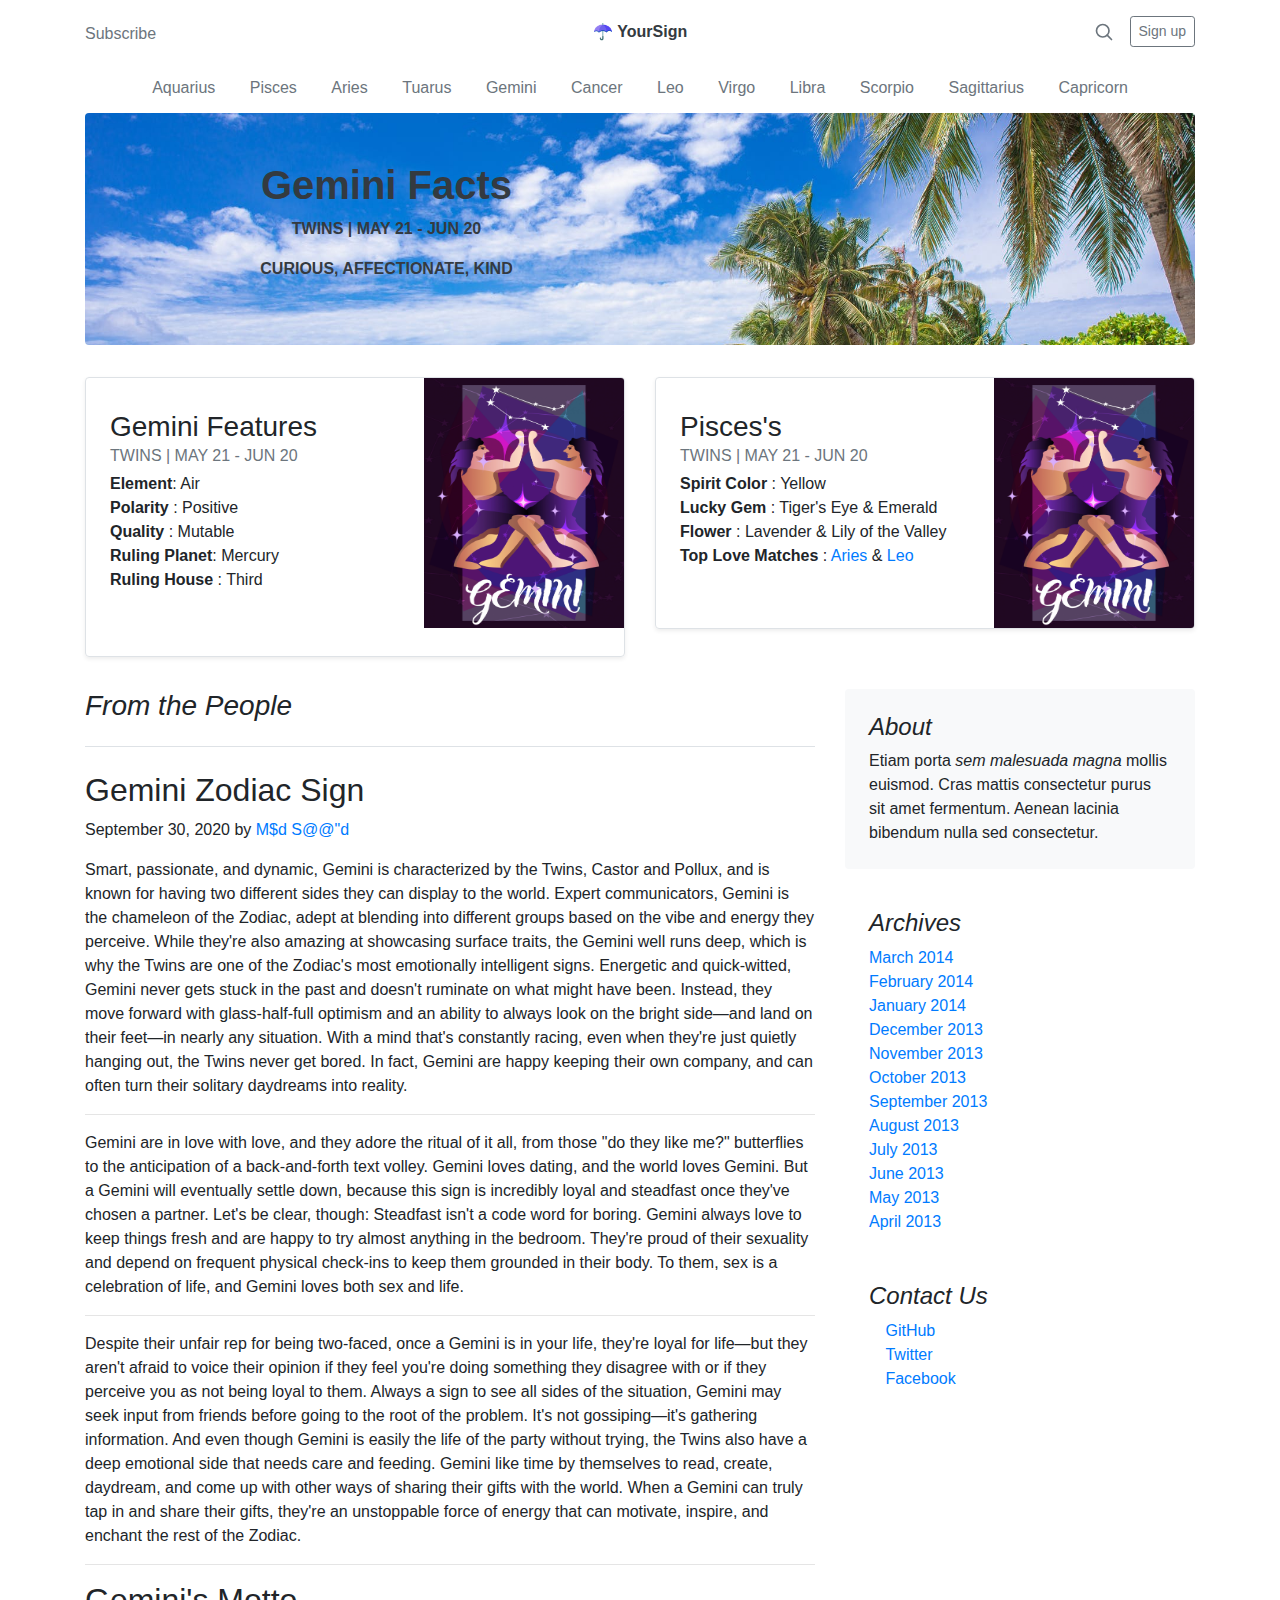
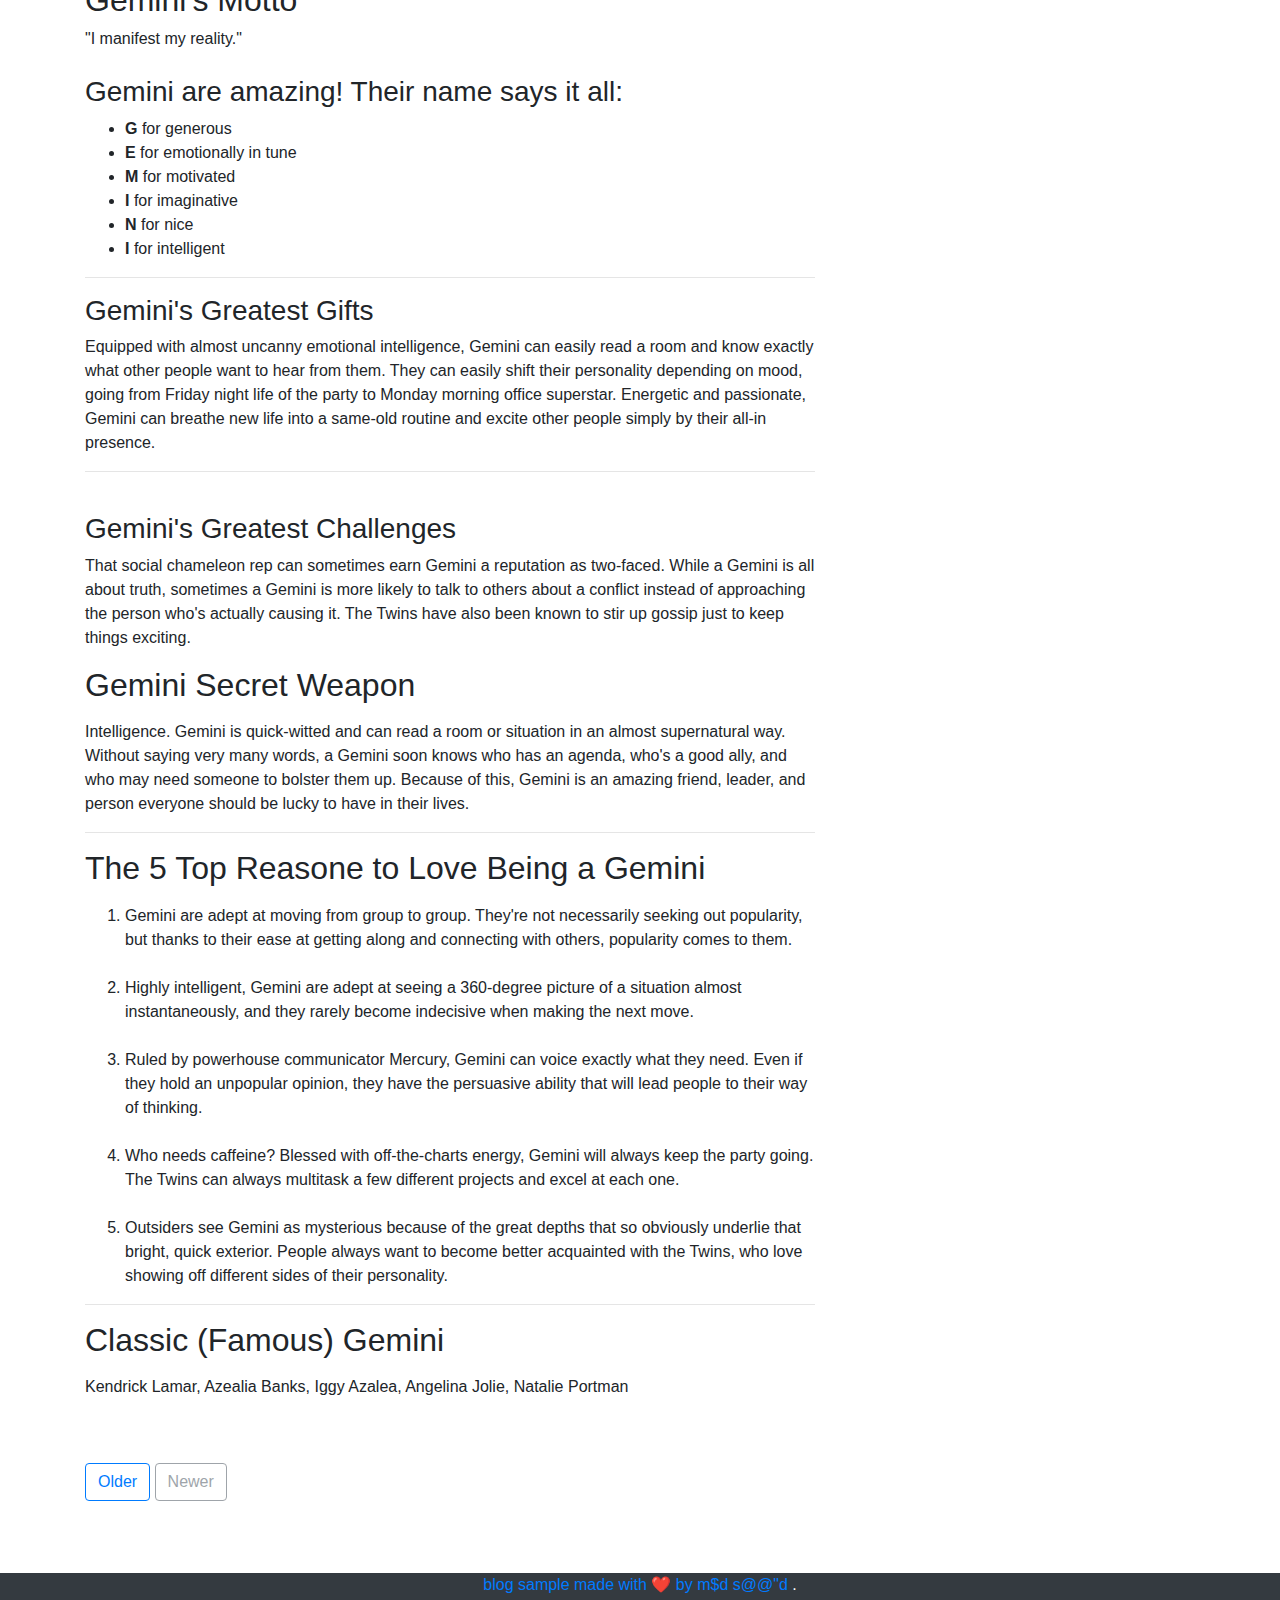
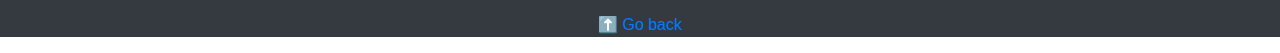
<file: Gemini.html>
<!doctype html>
<html lang="en">
<head>

  <meta charset="UTF-8">
  <meta name="viewport" content="width=device-width, initial-scale=1, shrink-to-fit=no">
  <meta name="description" content="">
  <meta name="author" content="md sd">
  
  <link rel="stylesheet" href="https://stackpath.bootstrapcdn.com/font-awesome/4.7.0/css/font-awesome.min.css">
  <link rel="stylesheet" href="https://stackpath.bootstrapcdn.com/bootstrap/4.5.2/css/bootstrap.min.css" integrity="sha384-JcKb8q3iqJ61gNV9KGb8thSsNjpSL0n8PARn9HuZOnIxN0hoP+VmmDGMN5t9UJ0Z" crossorigin="anonymous">
  <script src="https://code.jquery.com/jquery-3.5.1.slim.min.js" integrity="sha384-DfXdz2htPH0lsSSs5nCTpuj/zy4C+OGpamoFVy38MVBnE+IbbVYUew+OrCXaRkfj" crossorigin="anonymous"></script>
  <script src="https://cdn.jsdelivr.net/npm/popper.js@1.16.1/dist/umd/popper.min.js" integrity="sha384-9/reFTGAW83EW2RDu2S0VKaIzap3H66lZH81PoYlFhbGU+6BZp6G7niu735Sk7lN" crossorigin="anonymous"></script>
  <script src="https://stackpath.bootstrapcdn.com/bootstrap/4.5.2/js/bootstrap.min.js" integrity="sha384-B4gt1jrGC7Jh4AgTPSdUtOBvfO8shuf57BaghqFfPlYxofvL8/KUEfYiJOMMV+rV" crossorigin="anonymous"></script>


  <style>
.backgr{
  background: url(./img/d.jpeg);
  background-size: cover;
  background-repeat: no-repeat;
  background-position: center;
}
.scrol{
    max-width: 100%;
    white-space: nowrap;
    height: 50px;
    overflow-x: auto;
    text-align: center;
    align-content: center;
    -webkit-overflow-scrolling: touch;
    -ms-overflow-style: none;
}
.na-link{
    padding-left: 15px;
    padding-right: 15px;
}
.scrol::-webkit-scrollbar{
    display: none;
}
.scrol a{
    color:#6c757d;
}
</style>
  <title>Gemini sign</title>
</head>
<body>
  
  <div class="container">
  <header class="blog-header py-3">
    <div class="row flex-nowrap justify-content-between align-items-center">
      <div class="col-4 pt-1">
        <a class="text-muted" href="#">Subscribe</a>
      </div>
      <div class="col-4 text-center">
        <a class="blog-header-logo text-dark text-bold"  href="index.html"> &#9730 <strong>YourSign</strong></a>
      </div>
      <div class="col-4 d-flex justify-content-end align-items-center">
        <a class="text-muted" href="#" aria-label="Search">
          <svg xmlns="http://www.w3.org/2000/svg" width="20" height="20" fill="none" stroke="currentColor" stroke-linecap="round" stroke-linejoin="round" stroke-width="2" class="mx-3" role="img" viewBox="0 0 24 24" focusable="false"><title>Search</title><circle cx="10.5" cy="10.5" r="7.5"/><path d="M21 21l-5.2-5.2"/></svg>
        </a>
        <a class="btn btn-sm btn-outline-secondary" href="#">Sign up</a>
      </div>
    </div>
  </header>

    <nav class="scrol ">
        <a class="na-link" href="Aquarius.html">Aquarius</a>
        <a class="na-link" href="Pisces.html">Pisces</a>
        <a class="na-link" href="Aries.html">Aries</a>
        <a class="na-link" href="Tuarus.html">Tuarus</a>
        <a class="na-link" href="Gemini.html">Gemini</a>
        <a class="na-link" href="Cancer.html">Cancer</a>
        <a class="na-link" href="Leo.html">Leo</a>
        <a class="na-link" href="Virgo.html">Virgo</a>
        <a class="na-link" href="Libra.html">Libra</a>
        <a class="na-link" href="Scorpio.html">Scorpio</a>
        <a class="na-link" href="Sagittarius.html">Sagittarius</a>
        <a class="na-link" href="Capricorn.html">Capricorn</a>
    </nav>

      <div class="jumbotron p-4 p-md-5 text-dark rounded bg-dark text-center backgr">
        <div class="col-md-6 px-0">
          <h1 class="title0"><strong>Gemini Facts</strong></h1>
          <p class="title0"> <strong>TWINS  |  MAY 21 - JUN 20</strong> </p>
          <p class="title0"><strong>CURIOUS, AFFECTIONATE, KIND</strong></p>
        <!----- <img src="./Cancer.jpg" alt="Aquarius image" width="200" height="250">
         <img src="./Cancer.jpg" alt="Aquarius image" width="200" height="250">-------->
      </div>
    </div>

      <div class="row mb-2">
        <div class="col-md-6">
          <div class="row no-gutters border rounded overflow-hidden flex-md-row mb-4 shadow-sm h-md-250 position-relative">
            <div class="col p-4 d-flex flex-column position-static">
              <strong class="d-inline-block mb-2 text-primary"></strong>
              <h3 class="mb-0">Gemini Features</h3>
              <div class="mb-1 text-muted">TWINS  |  MAY 21 - JUN 20</div>
              <p><strong>Element</strong>: Air<br>
                <strong>Polarity</strong> : Positive<br>
                <strong>Quality</strong> : Mutable<br>
                <strong>Ruling Planet</strong>: Mercury<br>
                <strong>Ruling House</strong> : Third</p><br>
            </div>
            <div class="col-auto d-none d-lg-block">
              <img src="./img/Gemini.jpg" alt="Pisces image" width="200" height="250">
            </div>
          </div>
        </div>
        <div class="col-md-6">
          <div class="row no-gutters border rounded overflow-hidden flex-md-row mb-4 shadow-sm h-md-250 position-relative">
            <div class="col p-4 d-flex flex-column position-static">
              <strong class="d-inline-block mb-2 text-success"></strong>
              <h3 class="mb-0">Pisces's</h3>
              <div class="mb-1 text-muted">TWINS  |  MAY 21 - JUN 20</div>
              <p><strong>Spirit Color</strong> : Yellow<br>
                <strong>Lucky Gem</strong> : Tiger's Eye & Emerald<br>
                <strong>Flower</strong> : Lavender & Lily of the Valley<br>
                <strong>Top Love Matches</strong> : <a href="Aries.html"> Aries</a> & <a href="Leo.html">Leo</a></p>
            </div>
            <div class="col-auto d-none d-lg-block">
              <img src="./img/Gemini.jpg" alt="Aquarius image" width="200" height="250">
            </div>
          </div>
        </div>
      </div>

    </div>



    <main role="main" class="container">
      <div class="row">
        <div class="col-md-8 blog-main">
          <h3 class="pb-4 mb-4 font-italic border-bottom">From the People </h3>
    
          <div class="blog-post">
            <h2 class="blog-post-title">Gemini Zodiac Sign</h2>
            <p class="blog-post-meta ">September 30, 2020 by <a href="#">M$d S@@"d</a></p>
    
            <p>Smart, passionate, and dynamic, Gemini is characterized by the Twins, Castor and Pollux, and is known for having two different sides they can display to the world. Expert communicators, Gemini is the chameleon of the Zodiac, adept at blending into different groups based on the vibe and energy they perceive. While they're also amazing at showcasing surface traits, the Gemini well runs deep, which is why the Twins are one of the Zodiac's most emotionally intelligent signs.
              Energetic and quick-witted, Gemini never gets stuck in the past and doesn't ruminate on what might have been. Instead, they move forward with glass-half-full optimism and an ability to always look on the bright side—and land on their feet—in nearly any situation. With a mind that's constantly racing, even when they're just quietly hanging out, the Twins never get bored. In fact, Gemini are happy keeping their own company, and can often turn their solitary daydreams into reality.</p>
            <hr>
            <p>Gemini are in love with love, and they adore the ritual of it all, from those "do they like me?" butterflies to the anticipation of a back-and-forth text volley. Gemini loves dating, and the world loves Gemini. But a Gemini will eventually settle down, because this sign is incredibly loyal and steadfast once they've chosen a partner. Let's be clear, though: Steadfast isn't a code word for boring. Gemini always love to keep things fresh and are happy to try almost anything in the bedroom. They're proud of their sexuality and depend on frequent physical check-ins to keep them grounded in their body. To them, sex is a celebration of life, and Gemini loves both sex and life.</p>
              <hr>
              <p>Despite their unfair rep for being two-faced, once a Gemini is in your life, they're loyal for life—but they aren't afraid to voice their opinion if they feel you're doing something they disagree with or if they perceive you as not being loyal to them. Always a sign to see all sides of the situation, Gemini may seek input from friends before going to the root of the problem. It's not gossiping—it's gathering information.
                And even though Gemini is easily the life of the party without trying, the Twins also have a deep emotional side that needs care and feeding. Gemini like time by themselves to read, create, daydream, and come up with other ways of sharing their gifts with the world. When a Gemini can truly tap in and share their gifts, they're an unstoppable force of energy that can motivate, inspire, and enchant the rest of the Zodiac.</p>  
                <hr>
            <h2>Gemini's Motto</h2>
            <quote>"I manifest my reality."</quote>
            <br> <br>
            <h3>Gemini are amazing! Their name says it all:</h3>
            <ul>
              <li> <strong>G</strong>  for generous</li>
              <li> <strong>E</strong>  for emotionally in tune</li>
              <li> <strong>M</strong>  for motivated</li>
              <li> <strong>I</strong>  for imaginative</li>
              <li> <strong>N</strong>  for nice</li>
              <li> <strong>I</strong>  for intelligent</li>
          </ul>
          <hr>
            <h3>Gemini's Greatest Gifts</h3>
            <p>Equipped with almost uncanny emotional intelligence, Gemini can easily read a room and know exactly what other people want to hear from them. They can easily shift their personality depending on mood, going from Friday night life of the party to Monday morning office superstar. Energetic and passionate, Gemini can breathe new life into a same-old routine and excite other people simply by their all-in presence.</p>
              <hr>
              <br>
            <h3>Gemini's Greatest Challenges</h3>
            <p>That social chameleon rep can sometimes earn Gemini a reputation as two-faced. While a Gemini is all about truth, sometimes a Gemini is more likely to talk to others about a conflict instead of approaching the person who's actually causing it. The Twins have also been known to stir up gossip just to keep things exciting.</p>
          </div><!-- /.blog-post -->
          <div class="blog-post">
            <h2 class="blog-post-title">Gemini Secret Weapon</h2>
            <p class="blog-post-meta"><a href="#"></a></p>
            <p>Intelligence. Gemini is quick-witted and can read a room or situation in an almost supernatural way. Without saying very many words, a Gemini soon knows who has an agenda, who's a good ally, and who may need someone to bolster them up. Because of this, Gemini is an amazing friend, leader, and person everyone should be lucky to have in their lives.</p>
          </div><!-- /.blog-post -->
          <hr>
          <div class="blog-post">
            <h2 class="blog-post-title">The 5 Top Reasone to Love Being a Gemini</h2>
            <p class="blog-post-meta"><a href="#"></a></p>
            <ol>
              <li> Gemini are adept at moving from group to group. They're not necessarily seeking out popularity, but thanks to their ease at getting along and connecting with others, popularity comes to them.</li> <br>
              <li>Highly intelligent, Gemini are adept at seeing a 360-degree picture of a situation almost instantaneously, and they rarely become indecisive when making the next move.</li> <br>
              <li>Ruled by powerhouse communicator Mercury, Gemini can voice exactly what they need. Even if they hold an unpopular opinion, they have the persuasive ability that will lead people to their way of thinking.</li> <br>
              <li>Who needs caffeine? Blessed with off-the-charts energy, Gemini will always keep the party going. The Twins can always multitask a few different projects and excel at each one.</li> <br>
              <li>Outsiders see Gemini as mysterious because of the great depths that so obviously underlie that bright, quick exterior. People always want to become better acquainted with the Twins, who love showing off different sides of their personality.</li>
          </ol>
          </div><!-- /.blog-post -->
          <hr>
          <div class="blog-post">
            <h2 class="blog-post-title">Classic (Famous) Gemini</h2>
            <p class="blog-post-meta"><a href="#"></a></p>
            <p>Kendrick Lamar, Azealia Banks, Iggy Azalea, Angelina Jolie, Natalie Portman</p>
          </div><br><br>
    
          <nav class="blog-pagination">
            <a class="btn btn-outline-primary" href="index.html">Older</a>
            <a class="btn btn-outline-secondary disabled" href="#" tabindex="-1" aria-disabled="true">Newer</a>
          </nav>
        </div><!-- /.blog-main -->
    
        <aside class="col-md-4 blog-sidebar">
          <div class="p-4 mb-3 bg-light rounded">
            <h4 class="font-italic">About</h4>
            <p class="mb-0">Etiam porta <em>sem malesuada magna</em> mollis euismod. Cras mattis consectetur purus sit amet fermentum. Aenean lacinia bibendum nulla sed consectetur.</p>
          </div>
    
          <div class="p-4">
            <h4 class="font-italic">Archives</h4>
            <ol class="list-unstyled mb-0">
              <li><a href="#">March 2014</a></li>
              <li><a href="#">February 2014</a></li>
              <li><a href="#">January 2014</a></li>
              <li><a href="#">December 2013</a></li>
              <li><a href="#">November 2013</a></li>
              <li><a href="#">October 2013</a></li>
              <li><a href="#">September 2013</a></li>
              <li><a href="#">August 2013</a></li>
              <li><a href="#">July 2013</a></li>
              <li><a href="#">June 2013</a></li>
              <li><a href="#">May 2013</a></li>
              <li><a href="#">April 2013</a></li>
            </ol>
          </div>
    
          <div class="p-4">
            <h4 class="font-italic">Contact Us</h4>
            <ol class="list-unstyled">
              <li><a href="#"><i class="fab fa-github-square"></i>  GitHub</a></li>
              <li><a href="#"><i class="fab fa-twitter-square"></i> Twitter</a></li>
              <li><a href="#"> <i class="fab fa-facebook"></i> Facebook</li>
            </ol>
          </div>
        </aside><!-- /.blog-sidebar -->
      </div><!-- /.row -->
    </main><br><br><br><!-- /.container -->
    
    <footer class="blog-footer text-center bg-dark text-white">
      <p>blog sample made with &#10084 by <a href="https://facebook.com/">m$d s@@"d</a> <a href="https://twitter.com/mdo"></a>.</p>
      <p>
        <a href="#">&#11014 Go back</a>
      </p>
    </footer>
  </body>
  </html>
</body>
</html>
</file>
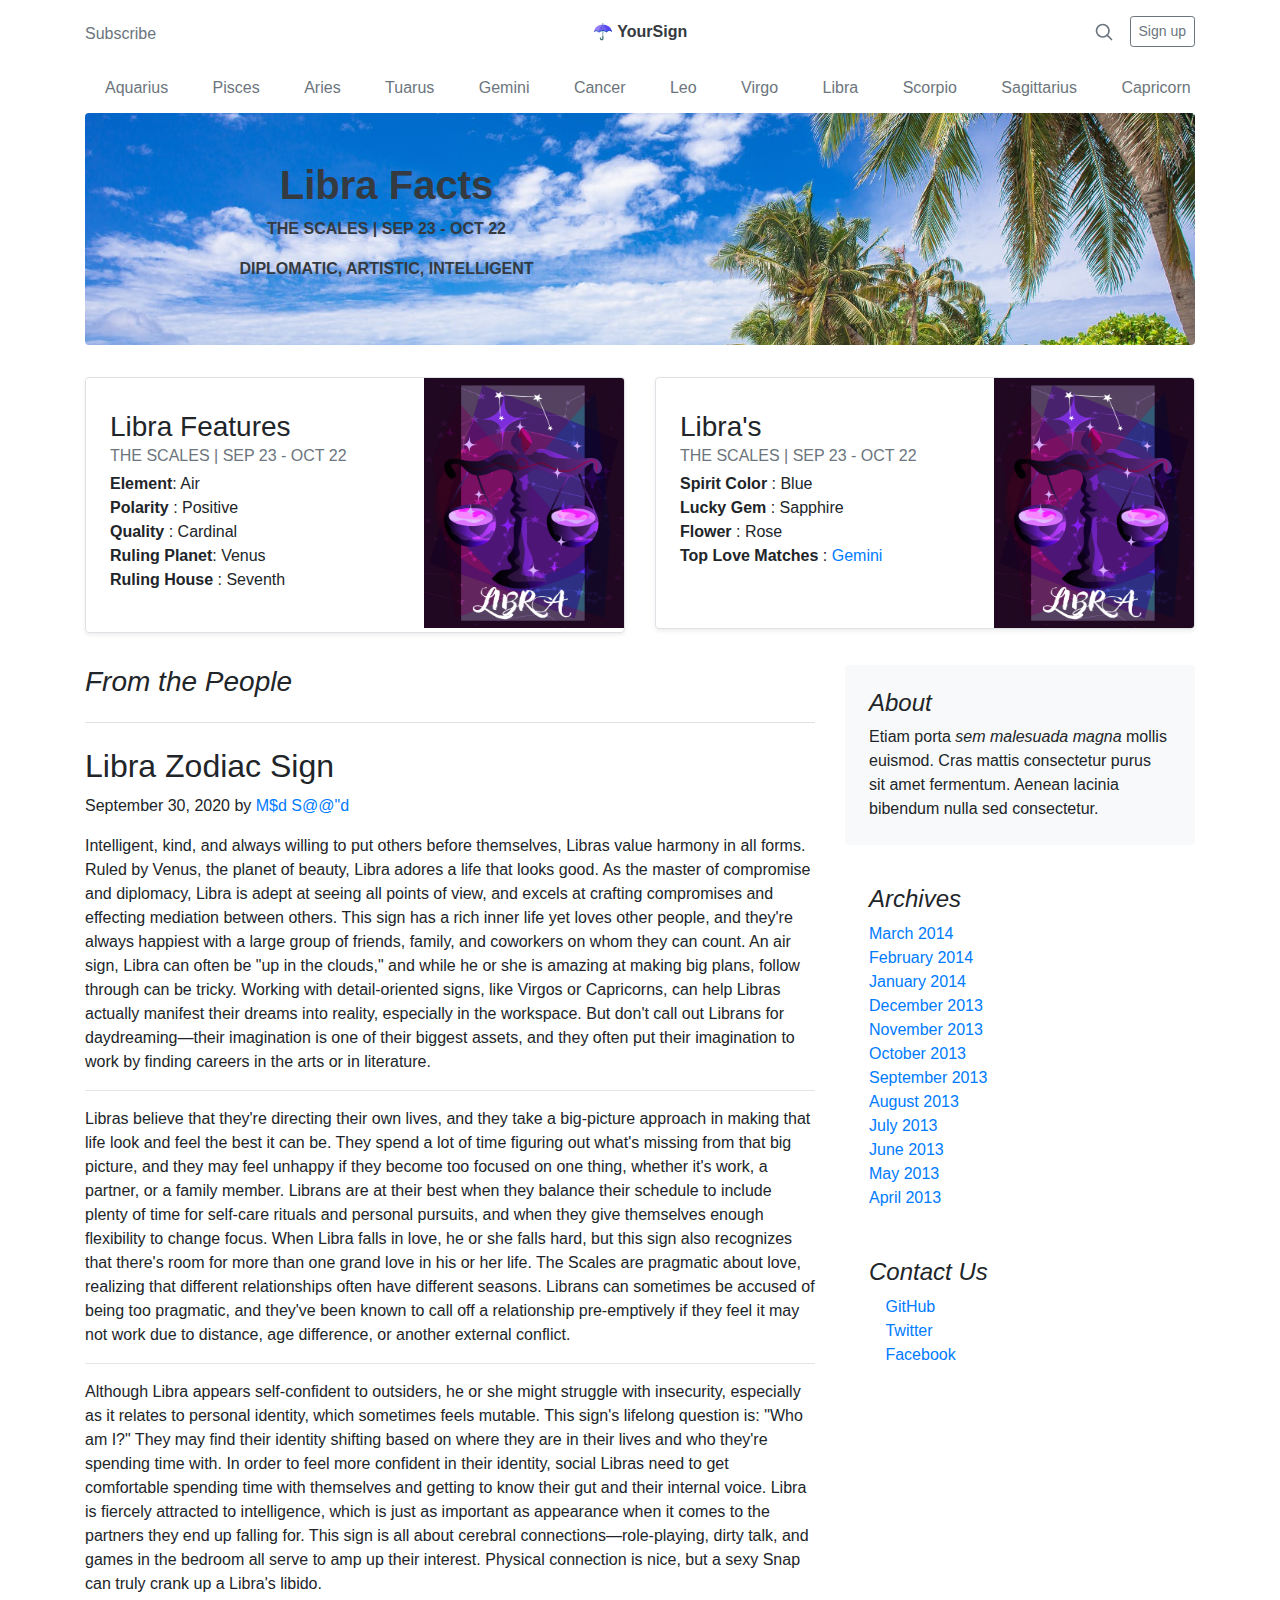
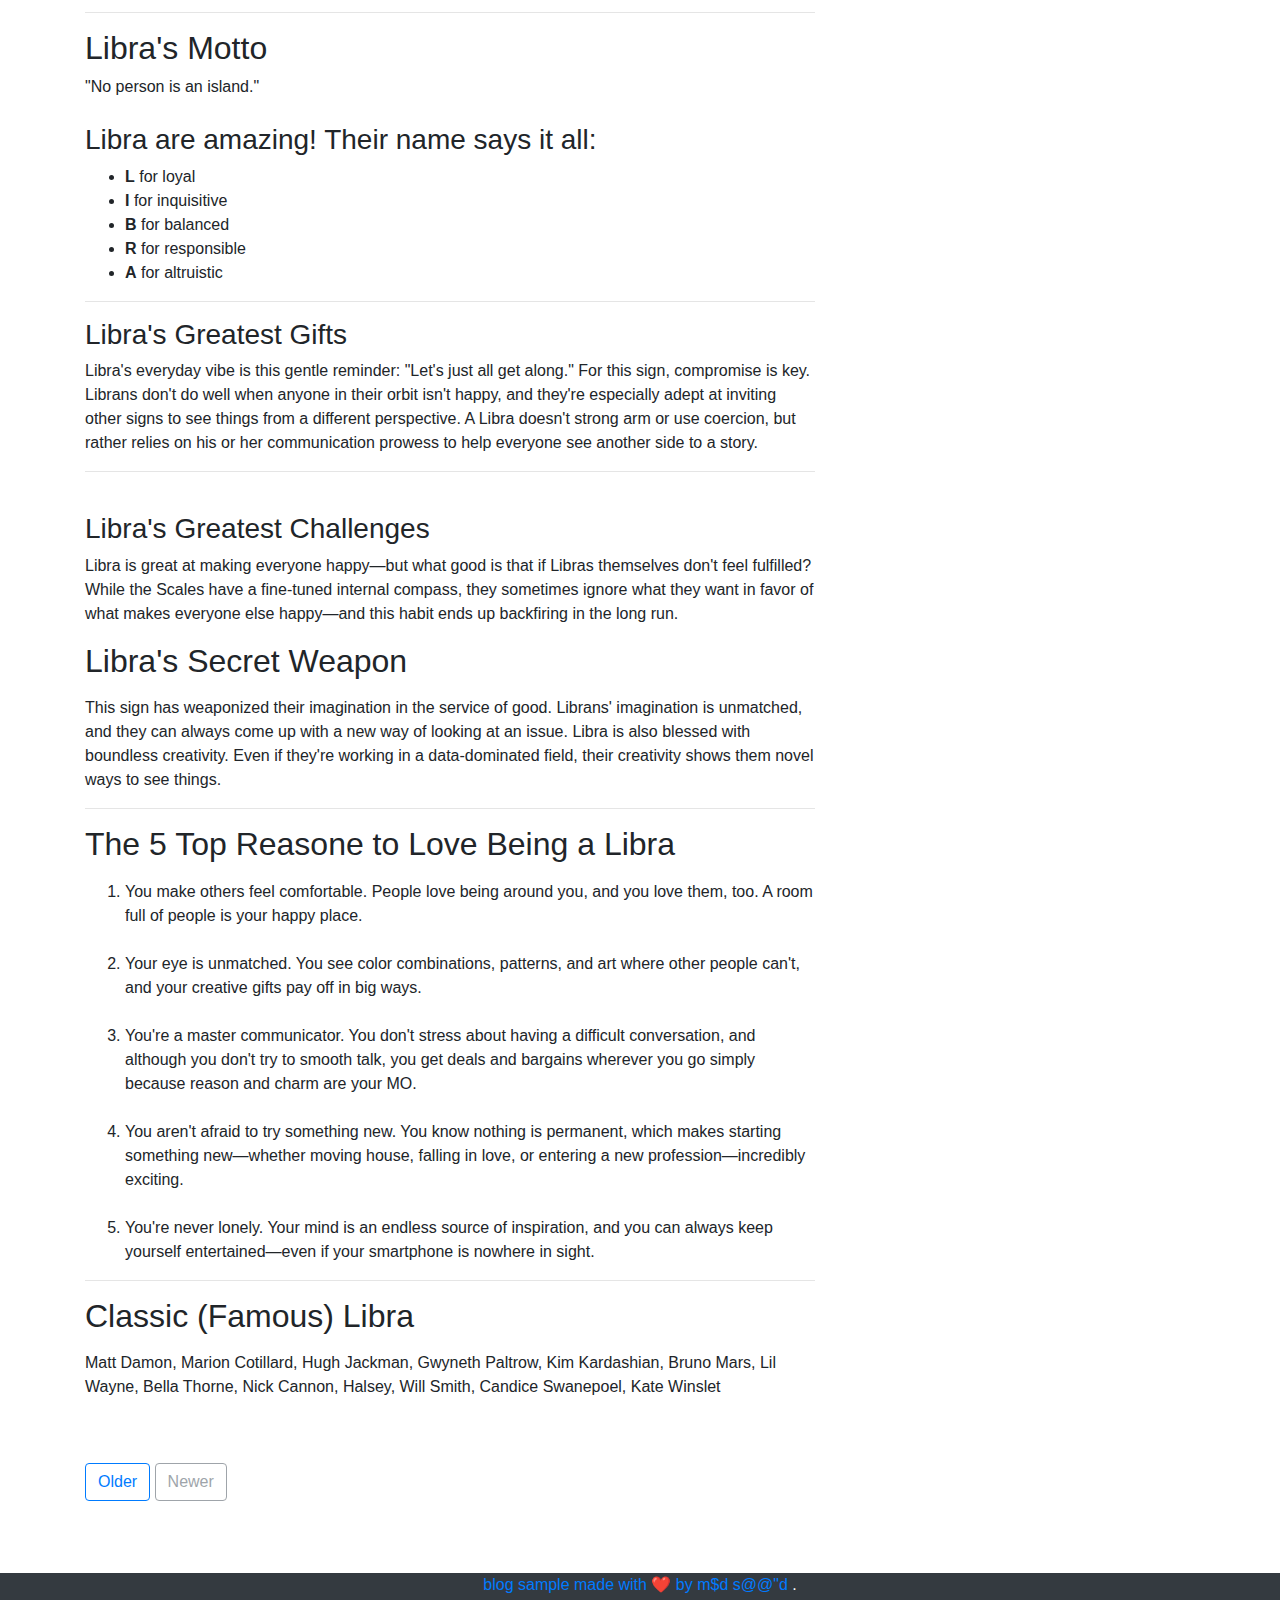
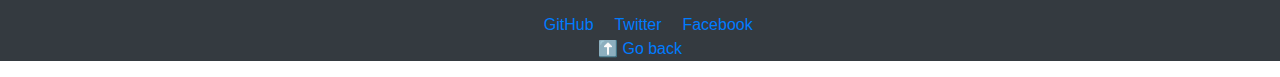
<file: Libra.html>
<!doctype html>
<html lang="en">
<head>

  <meta charset="UTF-8">
  <meta name="viewport" content="width=device-width, initial-scale=1, shrink-to-fit=no">
  <meta name="description" content="">
  <meta name="author" content="md sd">
  
  <link rel="stylesheet" href="https://stackpath.bootstrapcdn.com/font-awesome/4.7.0/css/font-awesome.min.css">
  <link rel="stylesheet" href="https://stackpath.bootstrapcdn.com/bootstrap/4.5.2/css/bootstrap.min.css" integrity="sha384-JcKb8q3iqJ61gNV9KGb8thSsNjpSL0n8PARn9HuZOnIxN0hoP+VmmDGMN5t9UJ0Z" crossorigin="anonymous">
  <script src="https://code.jquery.com/jquery-3.5.1.slim.min.js" integrity="sha384-DfXdz2htPH0lsSSs5nCTpuj/zy4C+OGpamoFVy38MVBnE+IbbVYUew+OrCXaRkfj" crossorigin="anonymous"></script>
  <script src="https://cdn.jsdelivr.net/npm/popper.js@1.16.1/dist/umd/popper.min.js" integrity="sha384-9/reFTGAW83EW2RDu2S0VKaIzap3H66lZH81PoYlFhbGU+6BZp6G7niu735Sk7lN" crossorigin="anonymous"></script>
  <script src="https://stackpath.bootstrapcdn.com/bootstrap/4.5.2/js/bootstrap.min.js" integrity="sha384-B4gt1jrGC7Jh4AgTPSdUtOBvfO8shuf57BaghqFfPlYxofvL8/KUEfYiJOMMV+rV" crossorigin="anonymous"></script>


  <style>
.backgr{
  background: url(./img/d.jpeg);
  background-size: cover;
  background-repeat: no-repeat;
  background-position: center;
}
.scrol{
    max-width: 100%;
    white-space: nowrap;
    height: 50px;
    overflow-x: auto;
    text-align: center;
    align-content: center;
    -webkit-overflow-scrolling: touch;
    -ms-overflow-style: none;
}
.na-link{
    padding-left: 20px;
    padding-right: 20px;
}
.scrol::-webkit-scrollbar{
    display: none;
}
.scrol a{
    color:#6c757d;
}
</style>
  <title>Libra sign</title>
</head>
<body>
  
  <div class="container">
  <header class="blog-header py-3">
    <div class="row flex-nowrap justify-content-between align-items-center">
      <div class="col-4 pt-1">
        <a class="text-muted" href="#">Subscribe</a>
      </div>
      <div class="col-4 text-center">
        <a class="blog-header-logo text-dark text-bold"  href="index.html"> &#9730 <strong>YourSign</strong></a>
      </div>
      <div class="col-4 d-flex justify-content-end align-items-center">
        <a class="text-muted" href="#" aria-label="Search">
          <svg xmlns="http://www.w3.org/2000/svg" width="20" height="20" fill="none" stroke="currentColor" stroke-linecap="round" stroke-linejoin="round" stroke-width="2" class="mx-3" role="img" viewBox="0 0 24 24" focusable="false"><title>Search</title><circle cx="10.5" cy="10.5" r="7.5"/><path d="M21 21l-5.2-5.2"/></svg>
        </a>
        <a class="btn btn-sm btn-outline-secondary" href="#">Sign up</a>
      </div>
    </div>
  </header>

    <nav class="scrol ">
        <a class="na-link" href="Aquarius.html">Aquarius</a>
        <a class="na-link" href="Pisces.html">Pisces</a>
        <a class="na-link" href="Aries.html">Aries</a>
        <a class="na-link" href="Tuarus.html">Tuarus</a>
        <a class="na-link" href="Gemini.html">Gemini</a>
        <a class="na-link" href="Cancer.html">Cancer</a>
        <a class="na-link" href="Leo.html">Leo</a>
        <a class="na-link" href="Virgo.html">Virgo</a>
        <a class="na-link" href="Libra.html">Libra</a>
        <a class="na-link" href="Scorpio.html">Scorpio</a>
        <a class="na-link" href="Sagittarius.html">Sagittarius</a>
        <a class="na-link" href="Capricorn.html">Capricorn</a>
    </nav>

      <div class="jumbotron p-4 p-md-5 text-dark rounded bg-dark text-center backgr">
        <div class="col-md-6 px-0">
          <h1 class="title0"><strong>Libra Facts</strong></h1>
          <p class="title0"><strong> THE SCALES  |  SEP 23 - OCT 22</strong></p>
          <p class="title0"><strong>DIPLOMATIC, ARTISTIC, INTELLIGENT</strong></p>
        <!----- <img src="./Cancer.jpg" alt="Aquarius image" width="200" height="250">
         <img src="./Cancer.jpg" alt="Aquarius image" width="200" height="250">-------->
      </div>
    </div>

      <div class="row mb-2">
        <div class="col-md-6">
          <div class="row no-gutters border rounded overflow-hidden flex-md-row mb-4 shadow-sm h-md-250 position-relative">
            <div class="col p-4 d-flex flex-column position-static">
              <strong class="d-inline-block mb-2 text-primary"></strong>
              <h3 class="mb-0">Libra Features</h3>
              <div class="mb-1 text-muted">THE SCALES  |  SEP 23 - OCT 22</div>
              <p><strong>Element</strong>: Air<br>
                <strong>Polarity</strong> : Positive<br>
                <strong>Quality</strong> : Cardinal<br>
                <strong>Ruling Planet</strong>: Venus<br>
                <strong>Ruling House</strong> : Seventh<br>
            </div>
            <div class="col-auto d-none d-lg-block">
              <img src="./img/Libra.jpg" alt="Leo image" width="200" height="250">
            </div>
          </div>
        </div>
        <div class="col-md-6">
          <div class="row no-gutters border rounded overflow-hidden flex-md-row mb-4 shadow-sm h-md-250 position-relative">
            <div class="col p-4 d-flex flex-column position-static">
              <strong class="d-inline-block mb-2 text-success"></strong>
              <h3 class="mb-0">Libra's</h3>
              <div class="mb-1 text-muted">THE SCALES  |  SEP 23 - OCT 22</div>
              <p><strong>Spirit Color</strong> : Blue<br>
                <strong>Lucky Gem</strong> : Sapphire<br>
                <strong>Flower</strong> : Rose<br>
                <strong>Top Love Matches</strong> : <a href="Gemini.html">Gemini</a></p>
            </div>
            <div class="col-auto d-none d-lg-block">
              <img src="./img/Libra.jpg" alt="Leo image" width="200" height="250">
            </div>
          </div>
        </div>
      </div>

    </div>



    <main role="main" class="container">
      <div class="row">
        <div class="col-md-8 blog-main">
          <h3 class="pb-4 mb-4 font-italic border-bottom">From the People </h3>
    
          <div class="blog-post">
            <h2 class="blog-post-title">Libra Zodiac Sign</h2>
            <p class="blog-post-meta ">September 30, 2020 by <a href="#">M$d S@@"d</a></p>
    
            <p>Intelligent, kind, and always willing to put others before themselves, Libras value harmony in all forms. Ruled by Venus, the planet of beauty, Libra adores a life that looks good. As the master of compromise and diplomacy, Libra is adept at seeing all points of view, and excels at crafting compromises and effecting mediation between others. This sign has a rich inner life yet loves other people, and they're always happiest with a large group of friends, family, and coworkers on whom they can count.
              An air sign, Libra can often be "up in the clouds," and while he or she is amazing at making big plans, follow through can be tricky. Working with detail-oriented signs, like Virgos or Capricorns, can help Libras actually manifest their dreams into reality, especially in the workspace. But don't call out Librans for daydreaming—their imagination is one of their biggest assets, and they often put their imagination to work by finding careers in the arts or in literature.</p>
            <hr>
            <p>Libras believe that they're directing their own lives, and they take a big-picture approach in making that life look and feel the best it can be. They spend a lot of time figuring out what's missing from that big picture, and they may feel unhappy if they become too focused on one thing, whether it's work, a partner, or a family member. Librans are at their best when they balance their schedule to include plenty of time for self-care rituals and personal pursuits, and when they give themselves enough flexibility to change focus.
              When Libra falls in love, he or she falls hard, but this sign also recognizes that there's room for more than one grand love in his or her life. The Scales are pragmatic about love, realizing that different relationships often have different seasons. Librans can sometimes be accused of being too pragmatic, and they've been known to call off a relationship pre-emptively if they feel it may not work due to distance, age difference, or another external conflict.</p>
              <hr>
              <p>Although Libra appears self-confident to outsiders, he or she might struggle with insecurity, especially as it relates to personal identity, which sometimes feels mutable. This sign's lifelong question is: "Who am I?" They may find their identity shifting based on where they are in their lives and who they're spending time with. In order to feel more confident in their identity, social Libras need to get comfortable spending time with themselves and getting to know their gut and their internal voice.
                Libra is fiercely attracted to intelligence, which is just as important as appearance when it comes to the partners they end up falling for. This sign is all about cerebral connections—role-playing, dirty talk, and games in the bedroom all serve to amp up their interest. Physical connection is nice, but a sexy Snap can truly crank up a Libra's libido.</p>  
                <hr>
            <h2>Libra's Motto</h2>
            <quote>"No person is an island."</quote>
            <br> <br>
            <h3>Libra are amazing! Their name says it all:</h3>
            <ul>
              <li> <strong>L</strong>  for loyal</li>
              <li> <strong>I</strong>  for inquisitive</li>
              <li> <strong>B</strong>  for balanced</li>
              <li> <strong>R</strong>  for responsible</li>
              <li> <strong>A</strong>  for altruistic</li>
          </ul>
          <hr>
            <h3>Libra's Greatest Gifts</h3>
            <p>Libra's everyday vibe is this gentle reminder: "Let's just all get along." For this sign, compromise is key. Librans don't do well when anyone in their orbit isn't happy, and they're especially adept at inviting other signs to see things from a different perspective. A Libra doesn't strong arm or use coercion, but rather relies on his or her communication prowess to help everyone see another side to a story.</p>
              <hr>
              <br>
            <h3>Libra's Greatest Challenges</h3>
            <p>Libra is great at making everyone happy—but what good is that if Libras themselves don't feel fulfilled? While the Scales have a fine-tuned internal compass, they sometimes ignore what they want in favor of what makes everyone else happy—and this habit ends up backfiring in the long run.</p>
          </div><!-- /.blog-post -->
          <div class="blog-post">
            <h2 class="blog-post-title">Libra's Secret Weapon</h2>
            <p class="blog-post-meta"><a href="#"></a></p>
            <p>This sign has weaponized their imagination in the service of good. Librans' imagination is unmatched, and they can always come up with a new way of looking at an issue. Libra is also blessed with boundless creativity. Even if they're working in a data-dominated field, their creativity shows them novel ways to see things.</p>
          </div><!-- /.blog-post -->
          <hr>
          <div class="blog-post">
            <h2 class="blog-post-title">The 5 Top Reasone to Love Being a Libra</h2>
            <p class="blog-post-meta"><a href="#"></a></p>
            <ol>
              <li>You make others feel comfortable. People love being around you, and you love them, too. A room full of people is your happy place.</li> <br>
              <li>Your eye is unmatched. You see color combinations, patterns, and art where other people can't, and your creative gifts pay off in big ways.</li> <br>
              <li>You're a master communicator. You don't stress about having a difficult conversation, and although you don't try to smooth talk, you get deals and bargains wherever you go simply because reason and charm are your MO.</li> <br>
              <li>You aren't afraid to try something new. You know nothing is permanent, which makes starting something new—whether moving house, falling in love, or entering a new profession—incredibly exciting.</li> <br>
              <li>You're never lonely. Your mind is an endless source of inspiration, and you can always keep yourself entertained—even if your smartphone is nowhere in sight.</li>
          </ol>
          </div><!-- /.blog-post -->
          <hr>
          <div class="blog-post">
            <h2 class="blog-post-title">Classic (Famous) Libra</h2>
            <p class="blog-post-meta"><a href="#"></a></p>
            <p>Matt Damon, Marion Cotillard, Hugh Jackman, Gwyneth Paltrow, Kim Kardashian, Bruno Mars, Lil Wayne, Bella Thorne, Nick Cannon, Halsey, Will Smith, Candice Swanepoel, Kate Winslet</p>
          </div><br><br>
    
          <nav class="blog-pagination">
            <a class="btn btn-outline-primary" href="index.html">Older</a>
            <a class="btn btn-outline-secondary disabled" href="#" tabindex="-1" aria-disabled="true">Newer</a>
          </nav>
        </div><!-- /.blog-main -->
    
        <aside class="col-md-4 blog-sidebar">
          <div class="p-4 mb-3 bg-light rounded">
            <h4 class="font-italic">About</h4>
            <p class="mb-0">Etiam porta <em>sem malesuada magna</em> mollis euismod. Cras mattis consectetur purus sit amet fermentum. Aenean lacinia bibendum nulla sed consectetur.</p>
          </div>
    
          <div class="p-4">
            <h4 class="font-italic">Archives</h4>
            <ol class="list-unstyled mb-0">
              <li><a href="#">March 2014</a></li>
              <li><a href="#">February 2014</a></li>
              <li><a href="#">January 2014</a></li>
              <li><a href="#">December 2013</a></li>
              <li><a href="#">November 2013</a></li>
              <li><a href="#">October 2013</a></li>
              <li><a href="#">September 2013</a></li>
              <li><a href="#">August 2013</a></li>
              <li><a href="#">July 2013</a></li>
              <li><a href="#">June 2013</a></li>
              <li><a href="#">May 2013</a></li>
              <li><a href="#">April 2013</a></li>
            </ol>
          </div>
    
          <div class="p-4">
            <h4 class="font-italic">Contact Us</h4>
            <ol class="list-unstyled">
              <li><a href="#"><i class="fab fa-github-square"></i>  GitHub</a></li>
              <li><a href="#"><i class="fab fa-twitter-square"></i> Twitter</a></li>
              <li><a href="#"> <i class="fab fa-facebook"></i> Facebook</li>
            </ol>
          </div>
        </aside><!-- /.blog-sidebar -->
      </div><!-- /.row -->
    </main><br><br><br><!-- /.container -->
    
    <footer class="blog-footer text-center bg-dark text-white">
      <p>blog sample made with &#10084 by <a href="https://facebook.com/">m$d s@@"d</a> <a href="https://twitter.com/mdo"></a>.</p>
      <span><a href="www.github.com"><i class="fab fa-github-square"></i>  GitHub</a></span> 
      <span><a href="www.twitter.com"><i class="fab fa-twitter-square"></i> Twitter</a></span> 
      <span><a href="www.facebook.com"> <i class="fab fa-facebook"></i> Facebook</a></span>
      <p>
        <a href="#">&#11014 Go back</a>
      </p>
    </footer>
  </body>
  </html>
</body>
</html>
</file>
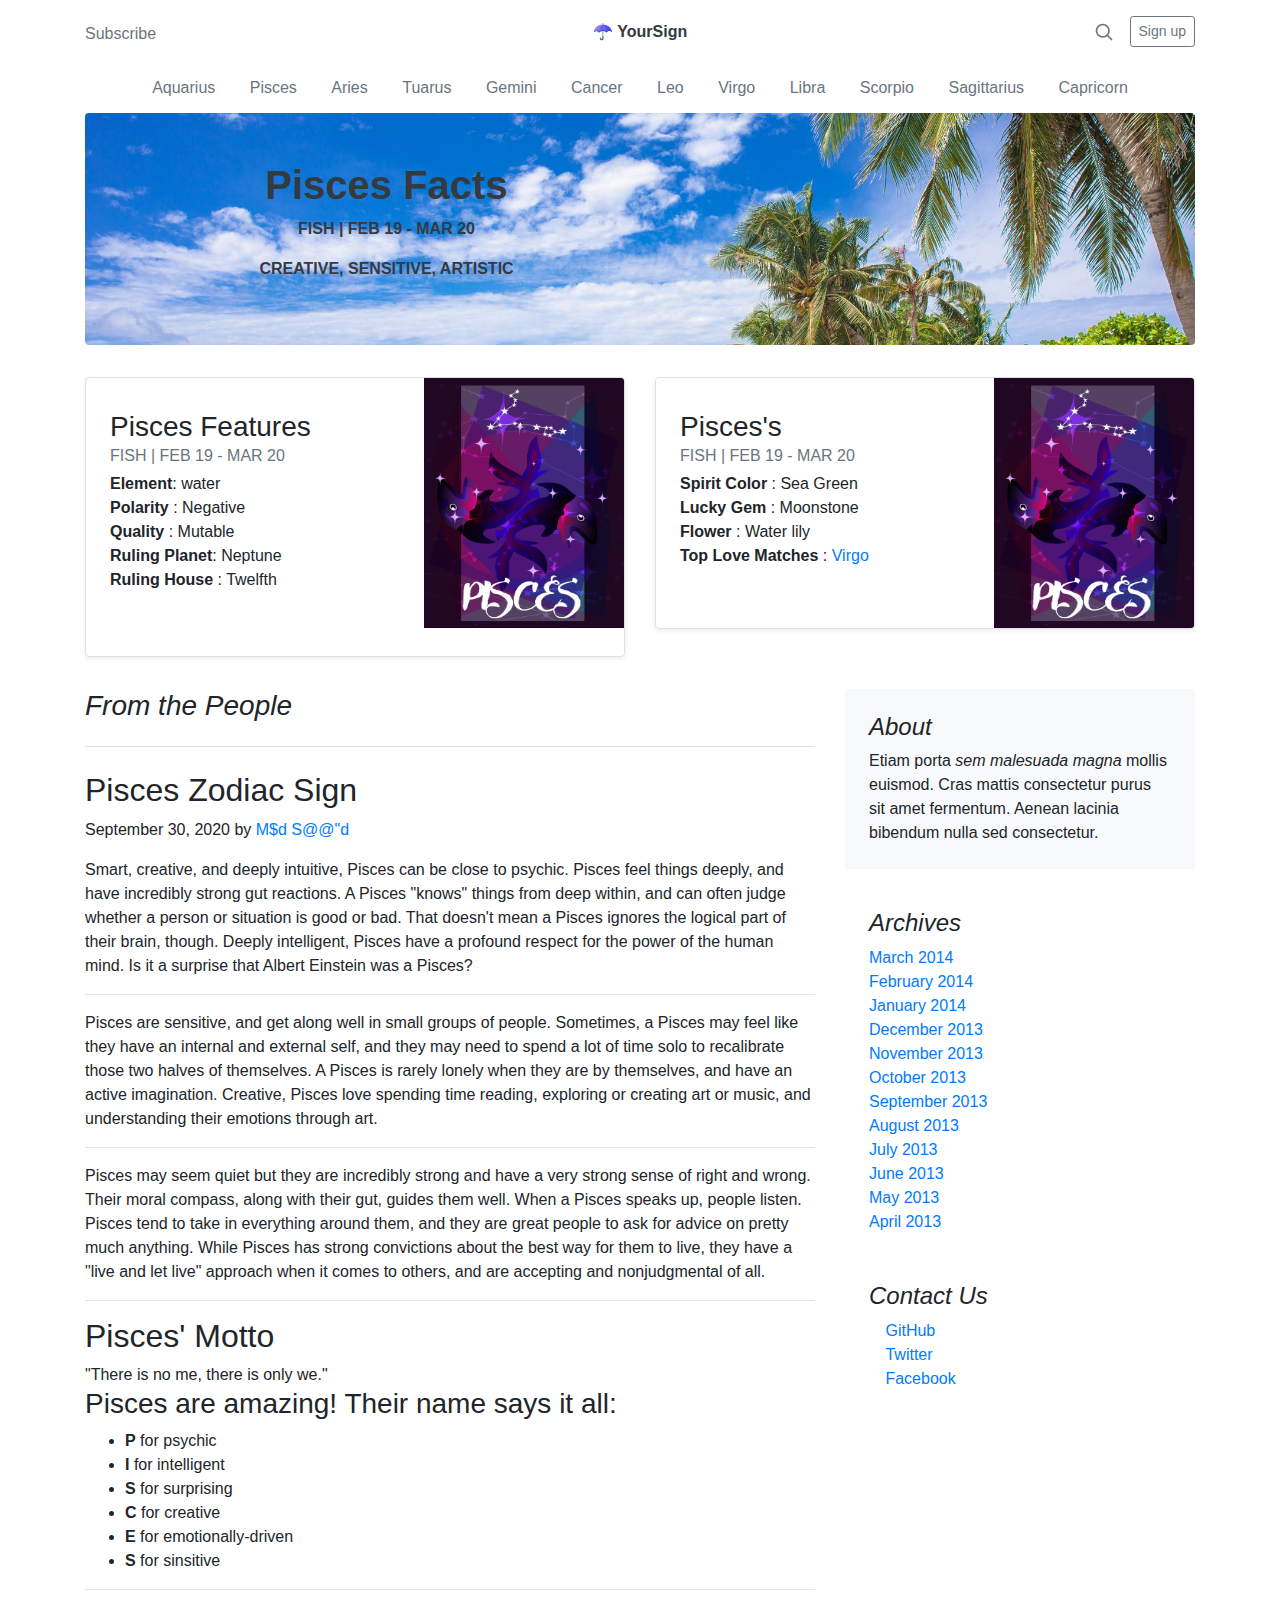
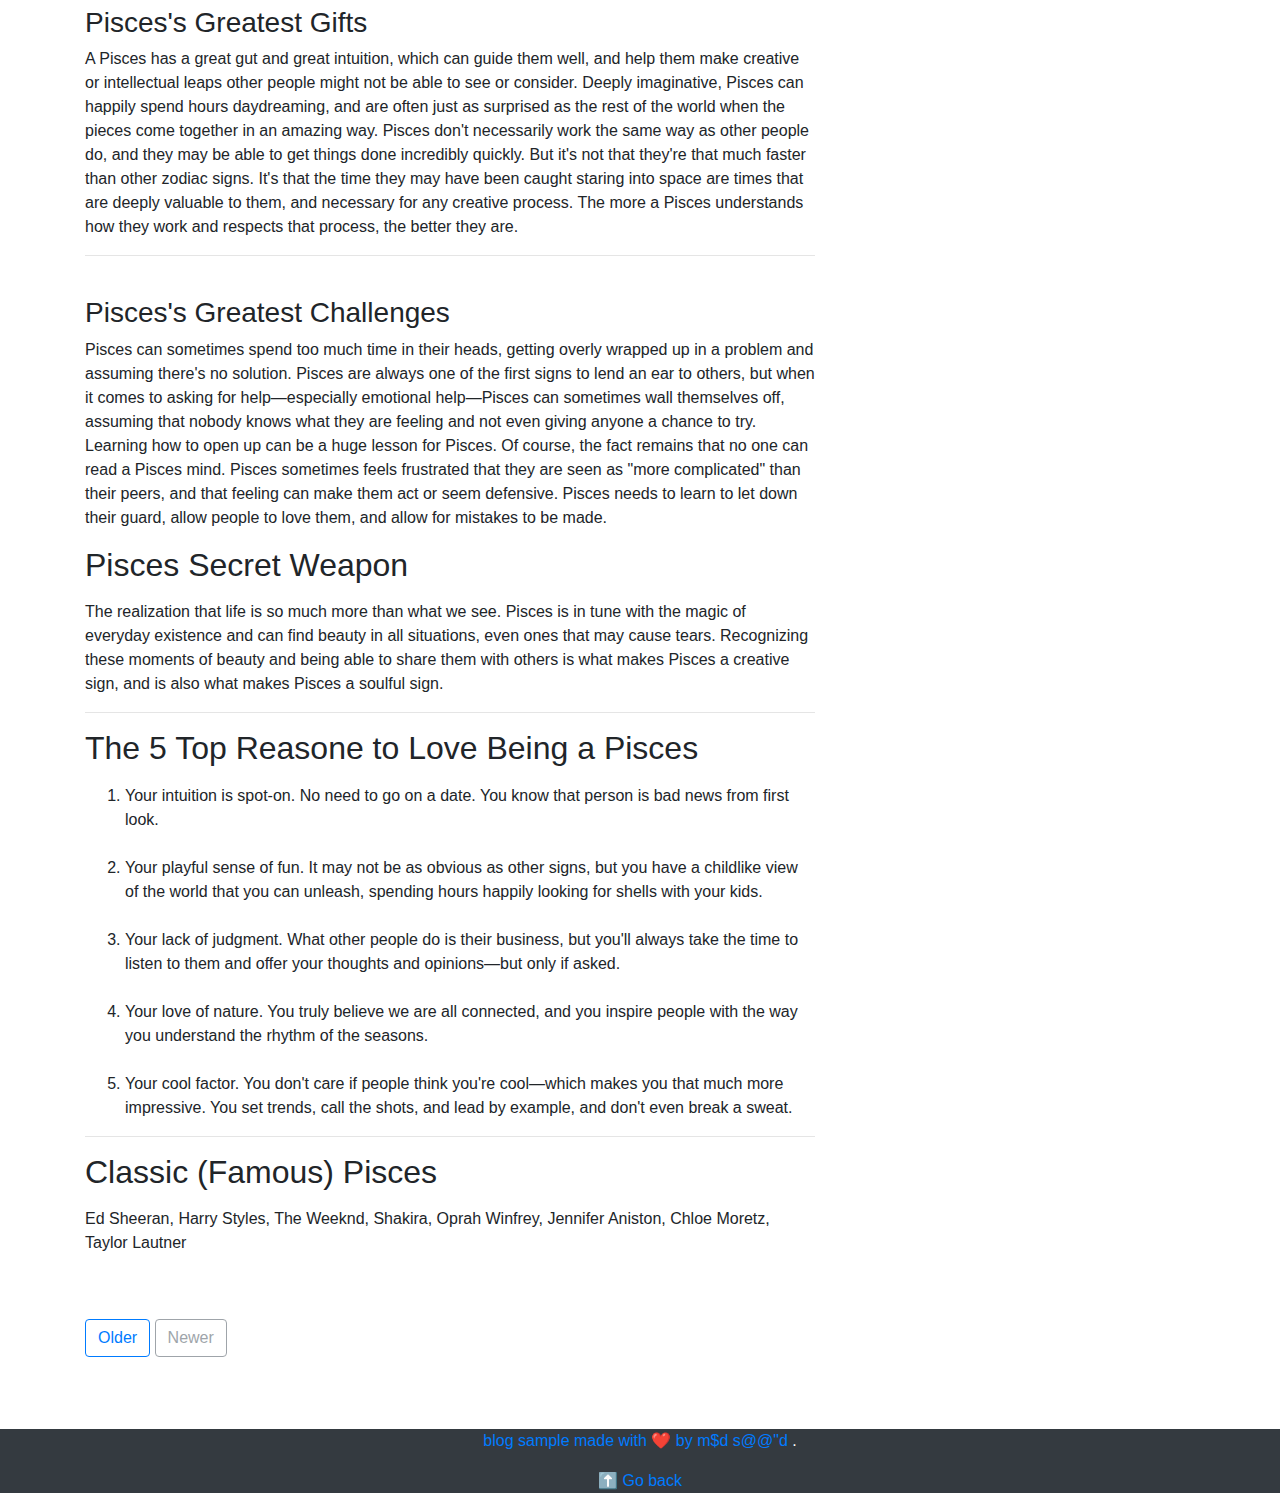
<file: Pisces.html>
<!doctype html>
<html lang="en">
<head>

  <meta charset="UTF-8">
  <meta name="viewport" content="width=device-width, initial-scale=1, shrink-to-fit=no">
  <meta name="description" content="">
  <meta name="author" content="md sd">
  
  <link rel="stylesheet" href="https://stackpath.bootstrapcdn.com/font-awesome/4.7.0/css/font-awesome.min.css">
  <link rel="stylesheet" href="https://stackpath.bootstrapcdn.com/bootstrap/4.5.2/css/bootstrap.min.css" integrity="sha384-JcKb8q3iqJ61gNV9KGb8thSsNjpSL0n8PARn9HuZOnIxN0hoP+VmmDGMN5t9UJ0Z" crossorigin="anonymous">
  <script src="https://code.jquery.com/jquery-3.5.1.slim.min.js" integrity="sha384-DfXdz2htPH0lsSSs5nCTpuj/zy4C+OGpamoFVy38MVBnE+IbbVYUew+OrCXaRkfj" crossorigin="anonymous"></script>
  <script src="https://cdn.jsdelivr.net/npm/popper.js@1.16.1/dist/umd/popper.min.js" integrity="sha384-9/reFTGAW83EW2RDu2S0VKaIzap3H66lZH81PoYlFhbGU+6BZp6G7niu735Sk7lN" crossorigin="anonymous"></script>
  <script src="https://stackpath.bootstrapcdn.com/bootstrap/4.5.2/js/bootstrap.min.js" integrity="sha384-B4gt1jrGC7Jh4AgTPSdUtOBvfO8shuf57BaghqFfPlYxofvL8/KUEfYiJOMMV+rV" crossorigin="anonymous"></script>


  <style>
.backgr{
  background: url(./img/d.jpeg);
  background-size: cover;
  background-repeat: no-repeat;
  background-position: center;
}
.scrol{
    max-width: 100%;
    white-space: nowrap;
    height: 50px;
    overflow-x: auto;
    text-align: center;
    align-content: center;
    -webkit-overflow-scrolling: touch;
    -ms-overflow-style: none;
}
.na-link{
    padding-left: 15px;
    padding-right: 15px;
}
.scrol::-webkit-scrollbar{
    display: none;
}
.scrol a{
    color:#6c757d;
}
</style>
  <title>Pisces sign</title>
</head>
<body>
  
  <div class="container">
  <header class="blog-header py-3">
    <div class="row flex-nowrap justify-content-between align-items-center">
      <div class="col-4 pt-1">
        <a class="text-muted" href="#">Subscribe</a>
      </div>
      <div class="col-4 text-center">
        <a class="blog-header-logo text-dark text-bold"  href="index.html"> &#9730 <strong>YourSign</strong></a>
      </div>
      <div class="col-4 d-flex justify-content-end align-items-center">
        <a class="text-muted" href="#" aria-label="Search">
          <svg xmlns="http://www.w3.org/2000/svg" width="20" height="20" fill="none" stroke="currentColor" stroke-linecap="round" stroke-linejoin="round" stroke-width="2" class="mx-3" role="img" viewBox="0 0 24 24" focusable="false"><title>Search</title><circle cx="10.5" cy="10.5" r="7.5"/><path d="M21 21l-5.2-5.2"/></svg>
        </a>
        <a class="btn btn-sm btn-outline-secondary" href="#">Sign up</a>
      </div>
    </div>
  </header>

    <nav class="scrol ">
        <a class="na-link" href="Aquarius.html">Aquarius</a>
        <a class="na-link" href="Pisces.html">Pisces</a>
        <a class="na-link" href="Aries.html">Aries</a>
        <a class="na-link" href="Tuarus.html">Tuarus</a>
        <a class="na-link" href="Gemini.html">Gemini</a>
        <a class="na-link" href="Cancer.html">Cancer</a>
        <a class="na-link" href="Leo.html">Leo</a>
        <a class="na-link" href="Virgo.html">Virgo</a>
        <a class="na-link" href="Libra.html">Libra</a>
        <a class="na-link" href="Scorpio.html">Scorpio</a>
        <a class="na-link" href="Sagittarius.html">Sagittarius</a>
        <a class="na-link" href="Capricorn.html">Capricorn</a>
    </nav>

      <div class="jumbotron p-4 p-md-5 text-dark rounded bg-dark text-center backgr">
        <div class="col-md-6 px-0">
          <h1 class="title0"><strong>Pisces Facts</strong></h1>
          <p class="title0"> <strong> FISH  |  FEB 19 - MAR 20</strong></p>
          <p class="title0"><strong>CREATIVE, SENSITIVE, ARTISTIC</strong></p>
        <!----- <img src="./Cancer.jpg" alt="Aquarius image" width="200" height="250">
         <img src="./Cancer.jpg" alt="Aquarius image" width="200" height="250">-------->
      </div>
    </div>

      <div class="row mb-2">
        <div class="col-md-6">
          <div class="row no-gutters border rounded overflow-hidden flex-md-row mb-4 shadow-sm h-md-250 position-relative">
            <div class="col p-4 d-flex flex-column position-static">
              <strong class="d-inline-block mb-2 text-primary"></strong>
              <h3 class="mb-0">Pisces Features</h3>
              <div class="mb-1 text-muted">FISH  |  FEB 19 - MAR 20</div>
              <p><strong>Element</strong>: water<br>
                <strong>Polarity</strong> : Negative<br>
                <strong>Quality</strong> : Mutable<br>
                <strong>Ruling Planet</strong>: Neptune<br>
                <strong>Ruling House</strong> : Twelfth</p><br>
            </div>
            <div class="col-auto d-none d-lg-block">
              <img src="./img/Pisces.jpg" alt="Pisces image" width="200" height="250">
            </div>
          </div>
        </div>
        <div class="col-md-6">
          <div class="row no-gutters border rounded overflow-hidden flex-md-row mb-4 shadow-sm h-md-250 position-relative">
            <div class="col p-4 d-flex flex-column position-static">
              <strong class="d-inline-block mb-2 text-success"></strong>
              <h3 class="mb-0">Pisces's</h3>
              <div class="mb-1 text-muted">FISH  |  FEB 19 - MAR 20</div>
              <p><strong>Spirit Color</strong> : Sea Green<br>
              <strong>Lucky Gem</strong> : Moonstone<br>
              <strong>Flower</strong> : Water lily<br>
              <strong>Top Love Matches</strong> : <a href="Virgo.html">Virgo</a></p>
            </div>
            <div class="col-auto d-none d-lg-block">
              <img src="./img/Pisces.jpg" alt="Aquarius image" width="200" height="250">
            </div>
          </div>
        </div>
      </div>

    </div>



    <main role="main" class="container">
      <div class="row">
        <div class="col-md-8 blog-main">
          <h3 class="pb-4 mb-4 font-italic border-bottom">From the People </h3>
    
          <div class="blog-post">
            <h2 class="blog-post-title">Pisces Zodiac Sign</h2>
            <p class="blog-post-meta ">September 30, 2020 by <a href="#">M$d S@@"d</a></p>
    
            <p>Smart, creative, and deeply intuitive, 
              Pisces can be close to psychic. Pisces feel things deeply,
               and have incredibly strong gut reactions. A Pisces "knows" 
               things from deep within, and can often judge whether a person or situation is good or bad.
                That doesn't mean a Pisces ignores the logical part of their brain, though. 
                Deeply intelligent, Pisces have a profound respect for the power of the human 
              mind. Is it a surprise that Albert Einstein was a Pisces?</p>
            <hr>
            <p>Pisces are sensitive, and get along well in small groups of people. Sometimes,
              a Pisces may feel like they have an internal and external self, and they may
               need to spend a lot of time solo to recalibrate those two halves of themselves.
                A Pisces is rarely lonely when they are by themselves, and have an active imagination.
                 Creative, Pisces love spending time reading, exploring or creating art or music,
              and understanding their emotions through art.</p>
              <hr>
              <p>Pisces may seem quiet but they are incredibly strong and have a very strong sense of 
                right and wrong. Their moral compass, along with their gut, guides them well. When a 
                Pisces speaks up, people listen. Pisces tend to take in everything around them, and they 
                are great people to ask for advice on pretty much anything. While Pisces has strong 
                convictions about the best way for them to live, they have a "live and let live" approach 
                when it comes to others, and are accepting and nonjudgmental of all.</p>  
                <hr>
            <h2>Pisces' Motto</h2>
            <quote>"There is no me, there is only we."</quote>
            <br> 
            <h3>Pisces are amazing! Their name says it all:</h3>
            <ul>
            <li> <strong>P</strong>  for psychic</li>
            <li> <strong>I</strong>  for intelligent</li>
            <li> <strong>S</strong>  for surprising</li>
            <li> <strong>C</strong>  for creative</li>
            <li> <strong>E</strong>  for emotionally-driven</li>
            <li> <strong>S</strong>  for sinsitive</li>
          </ul>
          <hr>
            <h3>Pisces's Greatest Gifts</h3>
            <p>A Pisces has a great gut and great 
              intuition, which can guide them well, and help them make 
              creative or intellectual leaps other people might not be 
              able to see or consider. Deeply imaginative, Pisces can 
              happily spend hours daydreaming, and are often just as 
              surprised as the rest of the world when the pieces come 
              together in an amazing way. Pisces don't necessarily work 
              the same way as other people do, and they may be able to 
              get things done incredibly quickly. But it's not that they're that much faster 
              than other zodiac signs. It's that the time they may have been caught staring 
              into space are times that are deeply valuable to them, and necessary for any 
              creative process. The more a Pisces understands how 
              they work and respects that process, the better they are.</p>
              <hr>
              <br>
            <h3>Pisces's Greatest Challenges</h3>
            <p>Pisces can sometimes spend too much time in their heads, getting 
              overly wrapped up in a problem and assuming there's no solution. Pisces are always 
              one of the first signs to lend an ear to others, but when it comes to asking for help—especially 
              emotional help—Pisces can sometimes wall themselves off, assuming that nobody knows what they 
              are feeling and not even giving anyone a chance to try. Learning how to open up can be a huge 
              lesson for Pisces. Of course, the fact remains that no one can read a Pisces mind. Pisces 
              sometimes feels frustrated that they are seen as "more complicated" than their peers, and 
              that feeling can make them act or seem defensive. Pisces needs to learn to let down their guard, 
              allow people to love them, and allow for mistakes to be made.</p>
          </div><!-- /.blog-post -->
          <div class="blog-post">
            <h2 class="blog-post-title">Pisces Secret Weapon</h2>
            <p class="blog-post-meta"><a href="#"></a></p>
            <p>The realization that life is so much more than
               what we see. Pisces is in tune with the magic
                of everyday existence and can find beauty in 
                all situations, even ones that may cause tears. Recognizing these moments of beauty and being able to share them with others is what makes Pisces a creative sign,
               and is also what makes Pisces a soulful sign.</p>
          </div><!-- /.blog-post -->
          <hr>
          <div class="blog-post">
            <h2 class="blog-post-title">The 5 Top Reasone to Love Being a Pisces</h2>
            <p class="blog-post-meta"><a href="#"></a></p>
            <ol>
              <li> Your intuition is spot-on. No need to go on a date. You know that person is bad news from first look.</li> <br>
            <li>Your playful sense of fun. It may not be as obvious as other signs, but you have a childlike view of the world that you can unleash, spending hours happily looking for shells with your kids.</li> <br>
            <li>Your lack of judgment. What other people do is their business, but you'll always take the time to listen to them and offer your thoughts and opinions—but only if asked.</li> <br>
            <li>Your love of nature. You truly believe we are all connected, and you inspire people with the way you understand the rhythm of the seasons.</li> <br>
            <li>Your cool factor. You don't care if people think you're cool—which makes you that much more impressive. You set trends, call the shots, and lead by example, and don't even break a sweat.</li>
          </ol>
          </div><!-- /.blog-post -->
          <hr>
          <div class="blog-post">
            <h2 class="blog-post-title">Classic (Famous) Pisces</h2>
            <p class="blog-post-meta"><a href="#"></a></p>
            <p>Ed Sheeran, Harry Styles, The Weeknd, Shakira, Oprah Winfrey,
              Jennifer Aniston, Chloe Moretz, Taylor Lautner</p>
          </div><br><br>
    
          <nav class="blog-pagination">
            <a class="btn btn-outline-primary" href="index.html">Older</a>
            <a class="btn btn-outline-secondary disabled" href="#" tabindex="-1" aria-disabled="true">Newer</a>
          </nav>
        </div><!-- /.blog-main -->
    
        <aside class="col-md-4 blog-sidebar">
          <div class="p-4 mb-3 bg-light rounded">
            <h4 class="font-italic">About</h4>
            <p class="mb-0">Etiam porta <em>sem malesuada magna</em> mollis euismod. Cras mattis consectetur purus sit amet fermentum. Aenean lacinia bibendum nulla sed consectetur.</p>
          </div>
    
          <div class="p-4">
            <h4 class="font-italic">Archives</h4>
            <ol class="list-unstyled mb-0">
              <li><a href="#">March 2014</a></li>
              <li><a href="#">February 2014</a></li>
              <li><a href="#">January 2014</a></li>
              <li><a href="#">December 2013</a></li>
              <li><a href="#">November 2013</a></li>
              <li><a href="#">October 2013</a></li>
              <li><a href="#">September 2013</a></li>
              <li><a href="#">August 2013</a></li>
              <li><a href="#">July 2013</a></li>
              <li><a href="#">June 2013</a></li>
              <li><a href="#">May 2013</a></li>
              <li><a href="#">April 2013</a></li>
            </ol>
          </div>
    
          <div class="p-4">
            <h4 class="font-italic">Contact Us</h4>
            <ol class="list-unstyled">
              <li><a href="#"><i class="fab fa-github-square"></i>  GitHub</a></li>
              <li><a href="#"><i class="fab fa-twitter-square"></i> Twitter</a></li>
              <li><a href="#"> <i class="fab fa-facebook"></i> Facebook</li>
            </ol>
          </div>
        </aside><!-- /.blog-sidebar -->
      </div><!-- /.row -->
    </main><br><br><br><!-- /.container -->
    
    <footer class="blog-footer text-center bg-dark text-white">
      <p>blog sample made with &#10084 by <a href="https://facebook.com/">m$d s@@"d</a> <a href="https://twitter.com/mdo"></a>.</p>
      <p>
        <a href="#">&#11014 Go back</a>
      </p>
    </footer>
  </body>
  </html>
</body>
</html>
</file>
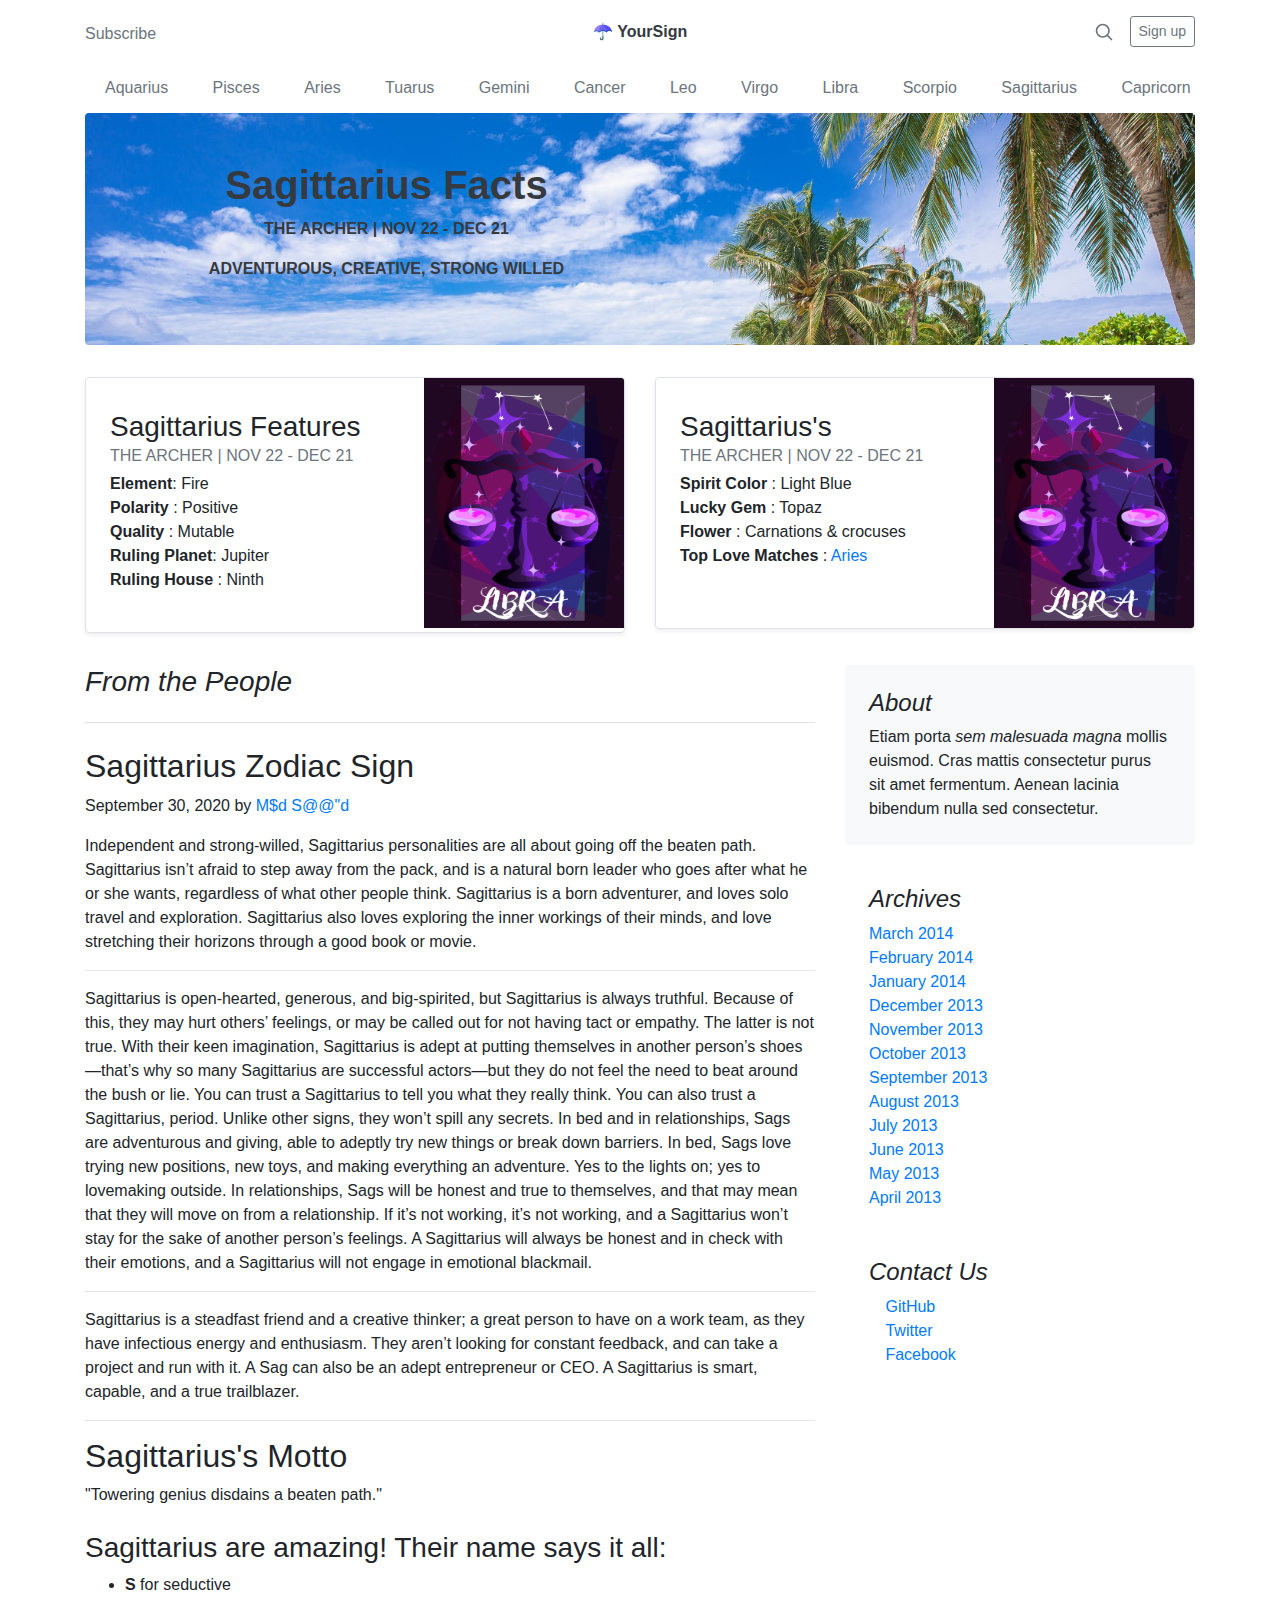
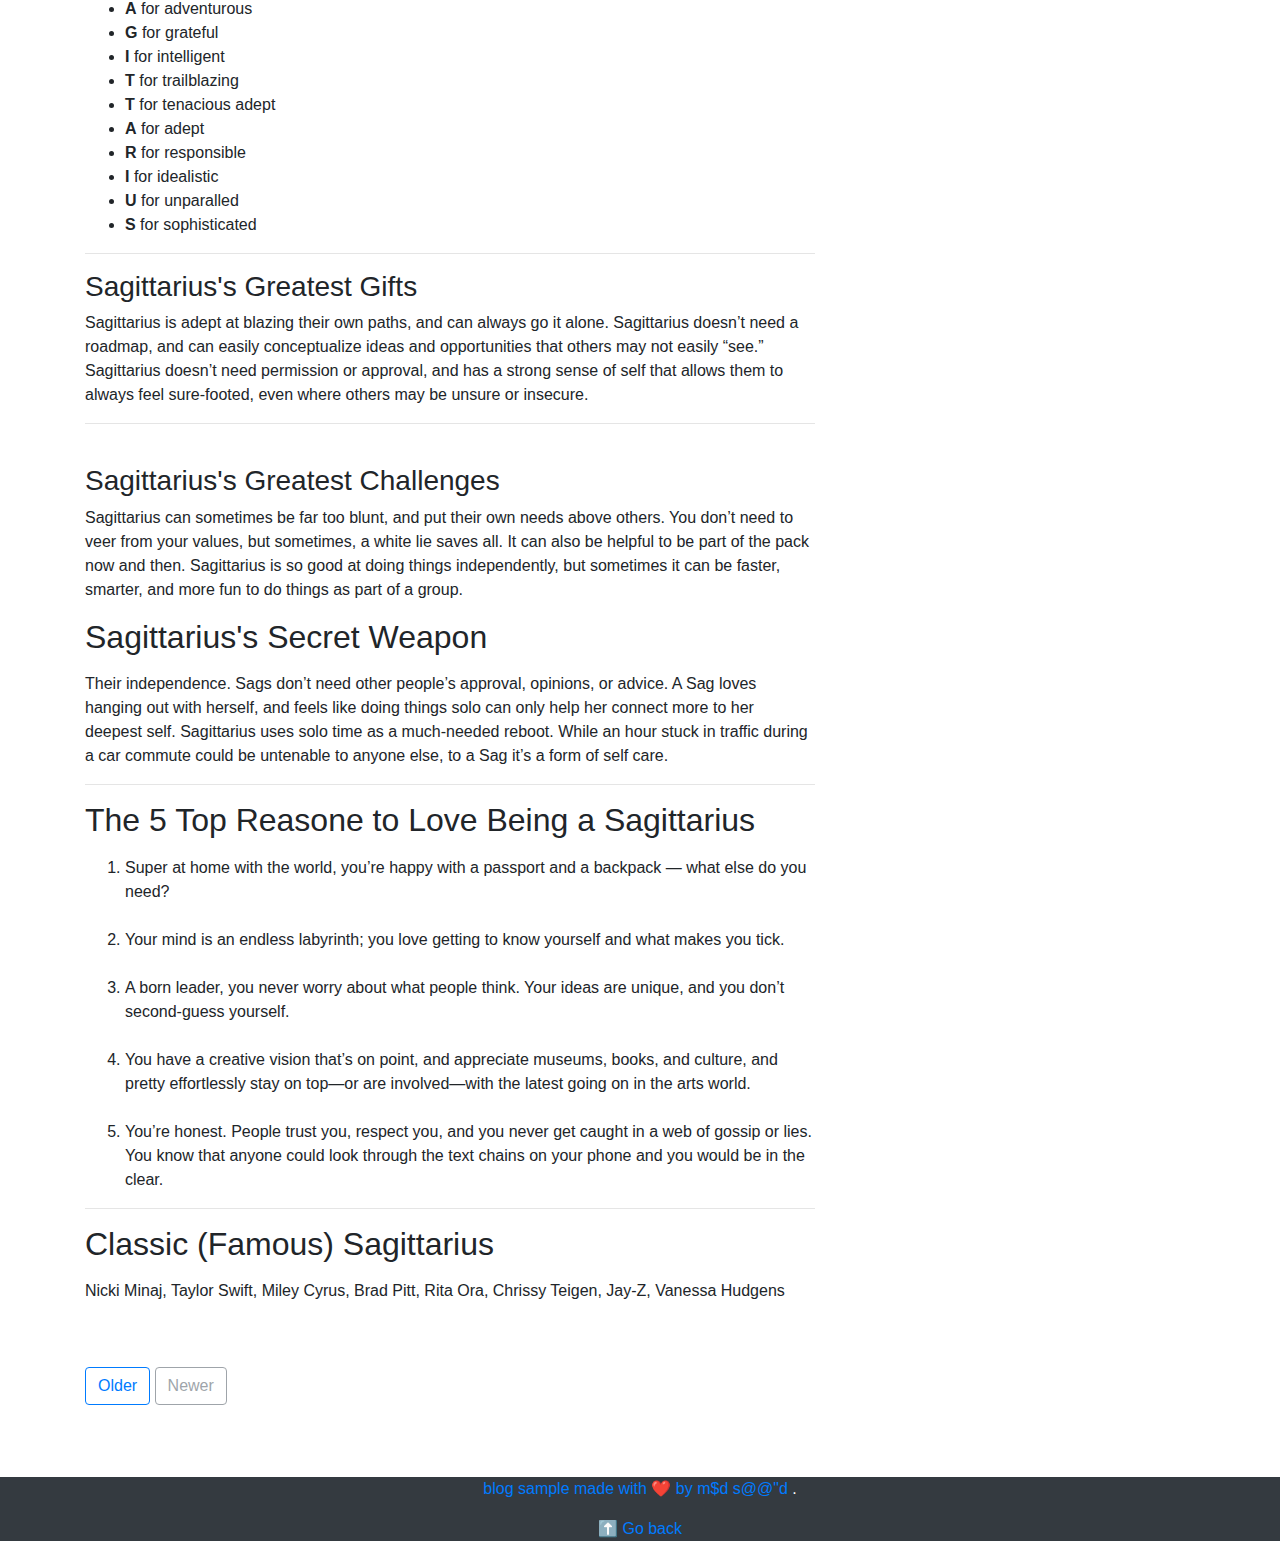
<file: Sagittarius.html>
<!doctype html>
<html lang="en">
<head>

  <meta charset="UTF-8">
  <meta name="viewport" content="width=device-width, initial-scale=1, shrink-to-fit=no">
  <meta name="description" content="">
  <meta name="author" content="md sd">
  
  <link rel="stylesheet" href="https://stackpath.bootstrapcdn.com/font-awesome/4.7.0/css/font-awesome.min.css">
  <link rel="stylesheet" href="https://stackpath.bootstrapcdn.com/bootstrap/4.5.2/css/bootstrap.min.css" integrity="sha384-JcKb8q3iqJ61gNV9KGb8thSsNjpSL0n8PARn9HuZOnIxN0hoP+VmmDGMN5t9UJ0Z" crossorigin="anonymous">
  <script src="https://code.jquery.com/jquery-3.5.1.slim.min.js" integrity="sha384-DfXdz2htPH0lsSSs5nCTpuj/zy4C+OGpamoFVy38MVBnE+IbbVYUew+OrCXaRkfj" crossorigin="anonymous"></script>
  <script src="https://cdn.jsdelivr.net/npm/popper.js@1.16.1/dist/umd/popper.min.js" integrity="sha384-9/reFTGAW83EW2RDu2S0VKaIzap3H66lZH81PoYlFhbGU+6BZp6G7niu735Sk7lN" crossorigin="anonymous"></script>
  <script src="https://stackpath.bootstrapcdn.com/bootstrap/4.5.2/js/bootstrap.min.js" integrity="sha384-B4gt1jrGC7Jh4AgTPSdUtOBvfO8shuf57BaghqFfPlYxofvL8/KUEfYiJOMMV+rV" crossorigin="anonymous"></script>


  <style>
.backgr{
  background: url(./img/d.jpeg);
  background-size: cover;
  background-repeat: no-repeat;
  background-position: center;
}
.scrol{
    max-width: 100%;
    white-space: nowrap;
    height: 50px;
    overflow-x: auto;
    text-align: center;
    align-content: center;
    -webkit-overflow-scrolling: touch;
    -ms-overflow-style: none;
}
.na-link{
    padding-left: 20px;
    padding-right: 20px;
}
.scrol::-webkit-scrollbar{
    display: none;
}
.scrol a{
    color:#6c757d;
}
</style>
  <title>Sagittarius sign</title>
</head>
<body>
  
  <div class="container">
  <header class="blog-header py-3">
    <div class="row flex-nowrap justify-content-between align-items-center">
      <div class="col-4 pt-1">
        <a class="text-muted" href="#">Subscribe</a>
      </div>
      <div class="col-4 text-center">
        <a class="blog-header-logo text-dark text-bold"  href="index.html"> &#9730 <strong>YourSign</strong></a>
      </div>
      <div class="col-4 d-flex justify-content-end align-items-center">
        <a class="text-muted" href="#" aria-label="Search">
          <svg xmlns="http://www.w3.org/2000/svg" width="20" height="20" fill="none" stroke="currentColor" stroke-linecap="round" stroke-linejoin="round" stroke-width="2" class="mx-3" role="img" viewBox="0 0 24 24" focusable="false"><title>Search</title><circle cx="10.5" cy="10.5" r="7.5"/><path d="M21 21l-5.2-5.2"/></svg>
        </a>
        <a class="btn btn-sm btn-outline-secondary" href="#">Sign up</a>
      </div>
    </div>
  </header>

    <nav class="scrol ">
        <a class="na-link" href="Aquarius.html">Aquarius</a>
        <a class="na-link" href="Pisces.html">Pisces</a>
        <a class="na-link" href="Aries.html">Aries</a>
        <a class="na-link" href="Tuarus.html">Tuarus</a>
        <a class="na-link" href="Gemini.html">Gemini</a>
        <a class="na-link" href="Cancer.html">Cancer</a>
        <a class="na-link" href="Leo.html">Leo</a>
        <a class="na-link" href="Virgo.html">Virgo</a>
        <a class="na-link" href="Libra.html">Libra</a>
        <a class="na-link" href="Scorpio.html">Scorpio</a>
        <a class="na-link" href="Sagittarius.html">Sagittarius</a>
        <a class="na-link" href="Capricorn.html">Capricorn</a>
    </nav>

      <div class="jumbotron p-4 p-md-5 text-dark rounded bg-dark text-center backgr">
        <div class="col-md-6 px-0">
          <h1 class="title0"><strong>Sagittarius Facts</strong></h1>
          <p class="title0"> <strong> THE ARCHER  |  NOV 22 - DEC 21</strong></p>
          <p class="title0"> <strong> ADVENTUROUS, CREATIVE, STRONG WILLED</strong></p>
        <!----- <img src="./Cancer.jpg" alt="Aquarius image" width="200" height="250">
         <img src="./Cancer.jpg" alt="Aquarius image" width="200" height="250">-------->
      </div>
    </div>

      <div class="row mb-2">
        <div class="col-md-6">
          <div class="row no-gutters border rounded overflow-hidden flex-md-row mb-4 shadow-sm h-md-250 position-relative">
            <div class="col p-4 d-flex flex-column position-static">
              <strong class="d-inline-block mb-2 text-primary"></strong>
              <h3 class="mb-0">Sagittarius Features</h3>
              <div class="mb-1 text-muted">THE ARCHER  |  NOV 22 - DEC 21</div>
              <p><strong>Element</strong>: Fire<br>
                <strong>Polarity</strong> : Positive<br>
                <strong>Quality</strong> : Mutable<br>
                <strong>Ruling Planet</strong>: Jupiter<br>
                <strong>Ruling House</strong> : Ninth</p>
            </div>
            <div class="col-auto d-none d-lg-block">
              <img src="./img/Libra.jpg" alt="Leo image" width="200" height="250">
            </div>
          </div>
        </div>
        <div class="col-md-6">
          <div class="row no-gutters border rounded overflow-hidden flex-md-row mb-4 shadow-sm h-md-250 position-relative">
            <div class="col p-4 d-flex flex-column position-static">
              <strong class="d-inline-block mb-2 text-success"></strong>
              <h3 class="mb-0">Sagittarius's</h3>
              <div class="mb-1 text-muted">THE ARCHER  |  NOV 22 - DEC 21</div>
              <p><strong>Spirit Color</strong> : Light Blue<br>
                <strong>Lucky Gem</strong> : Topaz<br>
                <strong>Flower</strong> : Carnations & crocuses<br>
                <strong>Top Love Matches</strong> : <a href="Aries.html">Aries</a></p>
            </div>
            <div class="col-auto d-none d-lg-block">
              <img src="./img/Libra.jpg" alt="Leo image" width="200" height="250">
            </div>
          </div>
        </div>
      </div>

    </div>



    <main role="main" class="container">
      <div class="row">
        <div class="col-md-8 blog-main">
          <h3 class="pb-4 mb-4 font-italic border-bottom">From the People </h3>
    
          <div class="blog-post">
            <h2 class="blog-post-title">Sagittarius Zodiac Sign</h2>
            <p class="blog-post-meta ">September 30, 2020 by <a href="#">M$d S@@"d</a></p>
    
            <p>Independent and strong-willed, Sagittarius personalities are all about going off the beaten path. Sagittarius isn’t afraid to step away from the pack, and is a natural born leader who goes after what he or she wants, regardless of what other people think. Sagittarius is a born adventurer, and loves solo travel and exploration. Sagittarius also loves exploring the inner workings of their minds, and love stretching their horizons through a good book or movie.</p>
            <hr>
            <p>Sagittarius is open-hearted, generous, and big-spirited, but Sagittarius is always truthful. Because of this, they may hurt others’ feelings, or may be called out for not having tact or empathy. The latter is not true. With their keen imagination, Sagittarius is adept at putting themselves in another person’s shoes—that’s why so many Sagittarius are successful actors—but they do not feel the need to beat around the bush or lie. You can trust a Sagittarius to tell you what they really think. You can also trust a Sagittarius, period. Unlike other signs, they won’t spill any secrets.
              In bed and in relationships, Sags are adventurous and giving, able to adeptly try new things or break down barriers. In bed, Sags love trying new positions, new toys, and making everything an adventure. Yes to the lights on; yes to lovemaking outside. In relationships, Sags will be honest and true to themselves, and that may mean that they will move on from a relationship. If it’s not working, it’s not working, and a Sagittarius won’t stay for the sake of another person’s feelings. A Sagittarius will always be honest and in check with their emotions, and a Sagittarius will not engage in emotional blackmail.</p>
              <hr>
              <p>Sagittarius is a steadfast friend and a creative thinker; a great person to have on a work team, as they have infectious energy and enthusiasm. They aren’t looking for constant feedback, and can take a project and run with it. A Sag can also be an adept entrepreneur or CEO. A Sagittarius is smart, capable, and a true trailblazer.</p>  
                <hr>
            <h2>Sagittarius's Motto</h2>
            <quote>"Towering genius disdains a beaten path."</quote>
            <br> <br>
            <h3>Sagittarius are amazing! Their name says it all:</h3>
            <ul>
              <li> <strong>S</strong>  for seductive</li>
              <li> <strong>A</strong>  for adventurous</li>
              <li> <strong>G</strong>  for grateful</li>
              <li> <strong>I</strong>  for intelligent</li>
              <li> <strong>T</strong>  for trailblazing</li>
              <li> <strong>T</strong>  for  tenacious adept</li>
              <li> <strong>A</strong>  for adept</li>
              <li> <strong>R</strong>  for responsible</li>
              <li> <strong>I</strong>  for idealistic</li>
              <li> <strong>U</strong>  for unparalled</li>
              <li> <strong>S</strong>  for sophisticated</li>
          </ul>
          <hr>
            <h3>Sagittarius's Greatest Gifts</h3>
            <p>Sagittarius is adept at blazing their own paths, and can always go it alone. Sagittarius doesn’t need a roadmap, and can easily conceptualize ideas and opportunities that others may not easily “see.” Sagittarius doesn’t need permission or approval, and has a strong sense of self that allows them to always feel sure-footed, even where others may be unsure or insecure.</p>
              <hr>
              <br>
            <h3>Sagittarius's Greatest Challenges</h3>
            <p>Sagittarius can sometimes be far too blunt, and put their own needs above others. You don’t need to veer from your values, but sometimes, a white lie saves all. It can also be helpful to be part of the pack now and then. Sagittarius is so good at doing things independently, but sometimes it can be faster, smarter, and more fun to do things as part of a group.</p>
          </div><!-- /.blog-post -->
          <div class="blog-post">
            <h2 class="blog-post-title">Sagittarius's Secret Weapon</h2>
            <p class="blog-post-meta"><a href="#"></a></p>
            <p>Their independence. Sags don’t need other people’s approval, opinions, or advice. A Sag loves hanging out with herself, and feels like doing things solo can only help her connect more to her deepest self. Sagittarius uses solo time as a much-needed reboot. While an hour stuck in traffic during a car commute could be untenable to anyone else, to a Sag it’s a form of self care.</p>
          </div><!-- /.blog-post -->
          <hr>
          <div class="blog-post">
            <h2 class="blog-post-title">The 5 Top Reasone to Love Being a Sagittarius</h2>
            <p class="blog-post-meta"><a href="#"></a></p>
            <ol>
              <li>Super at home with the world, you’re happy with a passport and a backpack — what else do you need?</li> <br>
              <li>Your mind is an endless labyrinth; you love getting to know yourself and what makes you tick.</li> <br>
              <li>A born leader, you never worry about what people think. Your ideas are unique, and you don’t second-guess yourself.</li> <br>
              <li>You have a creative vision that’s on point, and appreciate museums, books, and culture, and pretty effortlessly stay on top—or are involved—with the latest going on in the arts world.</li> <br>
              <li>You’re honest. People trust you, respect you, and you never get caught in a web of gossip or lies. You know that anyone could look through the text chains on your phone and you would be in the clear.</li>
          </ol>
          </div><!-- /.blog-post -->
          <hr>
          <div class="blog-post">
            <h2 class="blog-post-title">Classic (Famous) Sagittarius</h2>
            <p class="blog-post-meta"><a href="#"></a></p>
            <p>Nicki Minaj, Taylor Swift, Miley Cyrus, Brad Pitt, Rita Ora, Chrissy Teigen, Jay-Z, Vanessa Hudgens</p>
          </div><br><br>
    
          <nav class="blog-pagination">
            <a class="btn btn-outline-primary" href="index.html">Older</a>
            <a class="btn btn-outline-secondary disabled" href="#" tabindex="-1" aria-disabled="true">Newer</a>
          </nav>
        </div><!-- /.blog-main -->
    
        <aside class="col-md-4 blog-sidebar">
          <div class="p-4 mb-3 bg-light rounded">
            <h4 class="font-italic">About</h4>
            <p class="mb-0">Etiam porta <em>sem malesuada magna</em> mollis euismod. Cras mattis consectetur purus sit amet fermentum. Aenean lacinia bibendum nulla sed consectetur.</p>
          </div>
    
          <div class="p-4">
            <h4 class="font-italic">Archives</h4>
            <ol class="list-unstyled mb-0">
              <li><a href="#">March 2014</a></li>
              <li><a href="#">February 2014</a></li>
              <li><a href="#">January 2014</a></li>
              <li><a href="#">December 2013</a></li>
              <li><a href="#">November 2013</a></li>
              <li><a href="#">October 2013</a></li>
              <li><a href="#">September 2013</a></li>
              <li><a href="#">August 2013</a></li>
              <li><a href="#">July 2013</a></li>
              <li><a href="#">June 2013</a></li>
              <li><a href="#">May 2013</a></li>
              <li><a href="#">April 2013</a></li>
            </ol>
          </div>
    
          <div class="p-4">
            <h4 class="font-italic">Contact Us</h4>
            <ol class="list-unstyled">
              <li><a href="#"><i class="fab fa-github-square"></i>  GitHub</a></li>
              <li><a href="#"><i class="fab fa-twitter-square"></i> Twitter</a></li>
              <li><a href="#"> <i class="fab fa-facebook"></i> Facebook</li>
            </ol>
          </div>
        </aside><!-- /.blog-sidebar -->
      </div><!-- /.row -->
    </main><br><br><br><!-- /.container -->
    
    <footer class="blog-footer text-center bg-dark text-white">
      <p>blog sample made with &#10084 by <a href="https://facebook.com/">m$d s@@"d</a> <a href="https://twitter.com/mdo"></a>.</p>
      <p>
        <a href="#">&#11014 Go back</a>
      </p>
    </footer>
  </body>
  </html>
</body>
</html>
</file>
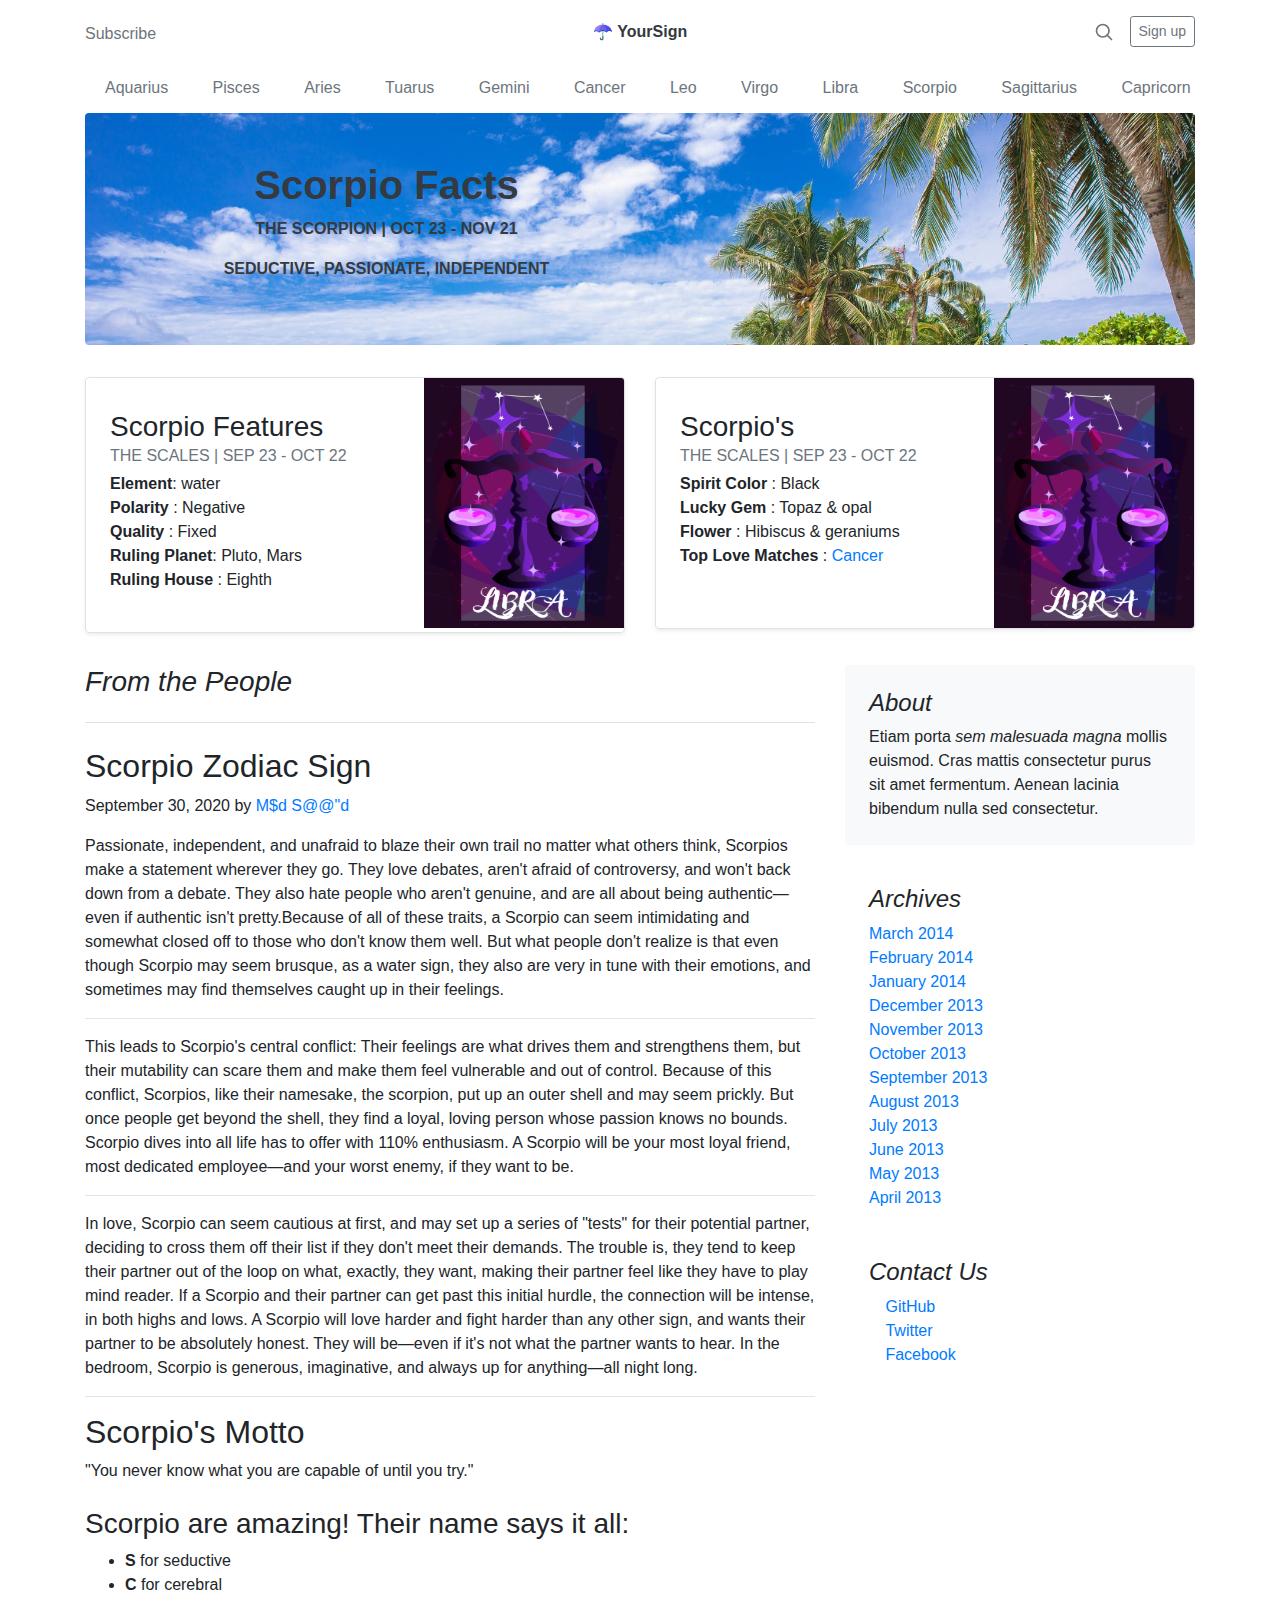
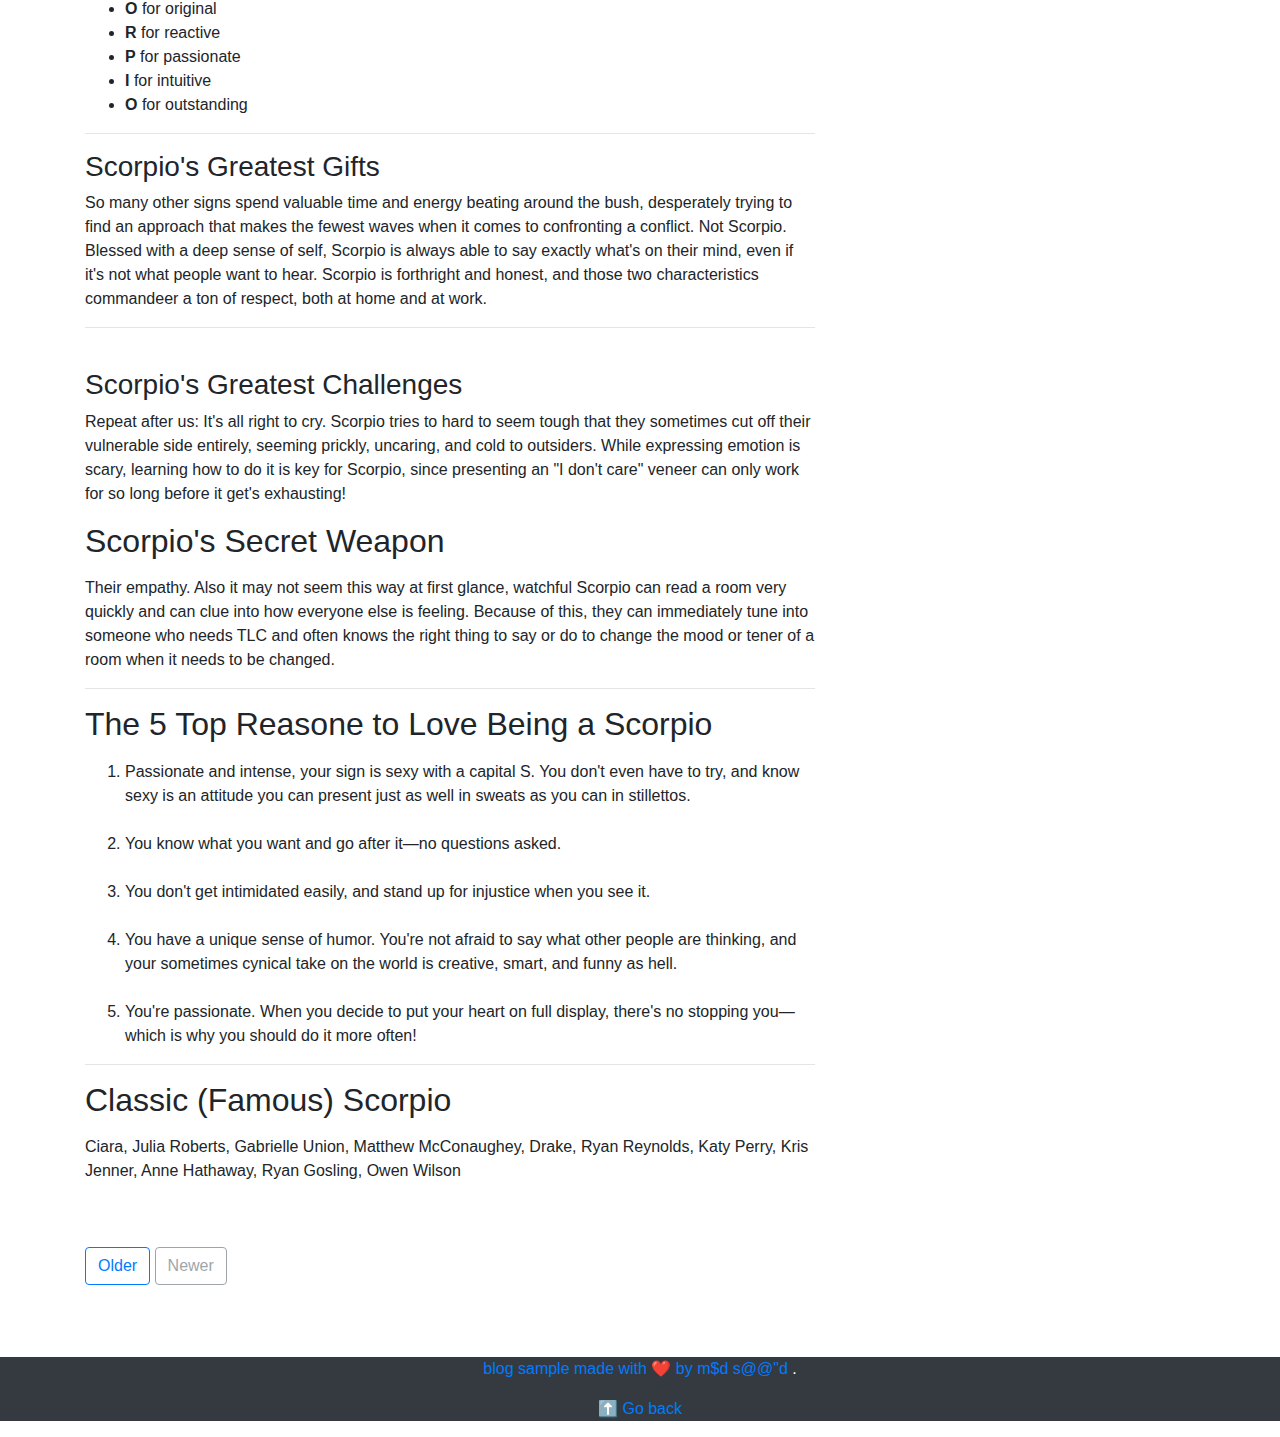
<file: Scorpio.html>
<!doctype html>
<html lang="en">
<head>

  <meta charset="UTF-8">
  <meta name="viewport" content="width=device-width, initial-scale=1, shrink-to-fit=no">
  <meta name="description" content="">
  <meta name="author" content="md sd">
  
  <link rel="stylesheet" href="https://stackpath.bootstrapcdn.com/font-awesome/4.7.0/css/font-awesome.min.css">
  <link rel="stylesheet" href="https://stackpath.bootstrapcdn.com/bootstrap/4.5.2/css/bootstrap.min.css" integrity="sha384-JcKb8q3iqJ61gNV9KGb8thSsNjpSL0n8PARn9HuZOnIxN0hoP+VmmDGMN5t9UJ0Z" crossorigin="anonymous">
  <script src="https://code.jquery.com/jquery-3.5.1.slim.min.js" integrity="sha384-DfXdz2htPH0lsSSs5nCTpuj/zy4C+OGpamoFVy38MVBnE+IbbVYUew+OrCXaRkfj" crossorigin="anonymous"></script>
  <script src="https://cdn.jsdelivr.net/npm/popper.js@1.16.1/dist/umd/popper.min.js" integrity="sha384-9/reFTGAW83EW2RDu2S0VKaIzap3H66lZH81PoYlFhbGU+6BZp6G7niu735Sk7lN" crossorigin="anonymous"></script>
  <script src="https://stackpath.bootstrapcdn.com/bootstrap/4.5.2/js/bootstrap.min.js" integrity="sha384-B4gt1jrGC7Jh4AgTPSdUtOBvfO8shuf57BaghqFfPlYxofvL8/KUEfYiJOMMV+rV" crossorigin="anonymous"></script>


  <style>
.backgr{
  background: url(./img/d.jpeg);
  background-size: cover;
  background-repeat: no-repeat;
  background-position: center;
}
.scrol{
    max-width: 100%;
    white-space: nowrap;
    height: 50px;
    overflow-x: auto;
    text-align: center;
    align-content: center;
    -webkit-overflow-scrolling: touch;
    -ms-overflow-style: none;
}
.na-link{
    padding-left: 20px;
    padding-right: 20px;
}
.scrol::-webkit-scrollbar{
    display: none;
}
.scrol a{
    color:#6c757d;
}
</style>
  <title>Scorpio sign</title>
</head>
<body>
  
  <div class="container">
  <header class="blog-header py-3">
    <div class="row flex-nowrap justify-content-between align-items-center">
      <div class="col-4 pt-1">
        <a class="text-muted" href="#">Subscribe</a>
      </div>
      <div class="col-4 text-center">
        <a class="blog-header-logo text-dark text-bold"  href="index.html"> &#9730 <strong>YourSign</strong></a>
      </div>
      <div class="col-4 d-flex justify-content-end align-items-center">
        <a class="text-muted" href="#" aria-label="Search">
          <svg xmlns="http://www.w3.org/2000/svg" width="20" height="20" fill="none" stroke="currentColor" stroke-linecap="round" stroke-linejoin="round" stroke-width="2" class="mx-3" role="img" viewBox="0 0 24 24" focusable="false"><title>Search</title><circle cx="10.5" cy="10.5" r="7.5"/><path d="M21 21l-5.2-5.2"/></svg>
        </a>
        <a class="btn btn-sm btn-outline-secondary" href="#">Sign up</a>
      </div>
    </div>
  </header>

    <nav class="scrol ">
        <a class="na-link" href="Aquarius.html">Aquarius</a>
        <a class="na-link" href="Pisces.html">Pisces</a>
        <a class="na-link" href="Aries.html">Aries</a>
        <a class="na-link" href="Tuarus.html">Tuarus</a>
        <a class="na-link" href="Gemini.html">Gemini</a>
        <a class="na-link" href="Cancer.html">Cancer</a>
        <a class="na-link" href="Leo.html">Leo</a>
        <a class="na-link" href="Virgo.html">Virgo</a>
        <a class="na-link" href="Libra.html">Libra</a>
        <a class="na-link" href="Scorpio.html">Scorpio</a>
        <a class="na-link" href="Sagittarius.html">Sagittarius</a>
        <a class="na-link" href="Capricorn.html">Capricorn</a>
    </nav>

      <div class="jumbotron p-4 p-md-5 text-dark rounded bg-dark text-center backgr">
        <div class="col-md-6 px-0">
          <h1 class="title0"><strong>Scorpio Facts</strong></h1>
          <p class="title0"> <strong> THE SCORPION  |  OCT 23 - NOV 21</strong></p>
          <p class="title0"> <strong> SEDUCTIVE, PASSIONATE, INDEPENDENT</strong></p>
        <!----- <img src="./Cancer.jpg" alt="Aquarius image" width="200" height="250">
         <img src="./Cancer.jpg" alt="Aquarius image" width="200" height="250">-------->
      </div>
    </div>

      <div class="row mb-2">
        <div class="col-md-6">
          <div class="row no-gutters border rounded overflow-hidden flex-md-row mb-4 shadow-sm h-md-250 position-relative">
            <div class="col p-4 d-flex flex-column position-static">
              <strong class="d-inline-block mb-2 text-primary"></strong>
              <h3 class="mb-0">Scorpio Features</h3>
              <div class="mb-1 text-muted">THE SCALES  |  SEP 23 - OCT 22</div>
              <p><strong>Element</strong>: water<br>
                <strong>Polarity</strong> : Negative<br>
                <strong>Quality</strong> : Fixed<br>
                <strong>Ruling Planet</strong>: Pluto, Mars<br>
                <strong>Ruling House</strong> : Eighth
            </div>
            <div class="col-auto d-none d-lg-block">
              <img src="./img/Libra.jpg" alt="Leo image" width="200" height="250">
            </div>
          </div>
        </div>
        <div class="col-md-6">
          <div class="row no-gutters border rounded overflow-hidden flex-md-row mb-4 shadow-sm h-md-250 position-relative">
            <div class="col p-4 d-flex flex-column position-static">
              <strong class="d-inline-block mb-2 text-success"></strong>
              <h3 class="mb-0">Scorpio's</h3>
              <div class="mb-1 text-muted">THE SCALES  |  SEP 23 - OCT 22</div>
              <p><strong>Spirit Color</strong> : Black<br>
                <strong>Lucky Gem</strong> : Topaz & opal<br>
                <strong>Flower</strong> : Hibiscus & geraniums<br>
                <strong>Top Love Matches</strong> : <a href="Cancer.html">Cancer</a></p>
            </div>
            <div class="col-auto d-none d-lg-block">
              <img src="./img/Libra.jpg" alt="Leo image" width="200" height="250">
            </div>
          </div>
        </div>
      </div>

    </div>



    <main role="main" class="container">
      <div class="row">
        <div class="col-md-8 blog-main">
          <h3 class="pb-4 mb-4 font-italic border-bottom">From the People </h3>
    
          <div class="blog-post">
            <h2 class="blog-post-title">Scorpio Zodiac Sign</h2>
            <p class="blog-post-meta ">September 30, 2020 by <a href="#">M$d S@@"d</a></p>
    
            <p>Passionate, independent, and unafraid to blaze their own trail no matter what others think, Scorpios make a statement wherever they go. They love debates, aren't afraid of controversy, and won't back down from a debate. They also hate people who aren't genuine, and are all about being authentic—even if authentic isn't pretty.Because of all of these traits, a Scorpio can seem intimidating and somewhat closed off to those who don't know them well. But what people don't realize is that even though Scorpio may seem brusque, as a water sign, they also are very in tune with their emotions, and sometimes may find themselves caught up in their feelings.</p>
            <hr>
            <p>This leads to Scorpio's central conflict: Their feelings are what drives them and strengthens them, but their mutability can scare them and make them feel vulnerable and out of control. Because of this conflict, Scorpios, like their namesake, the scorpion, put up an outer shell and may seem prickly.
              But once people get beyond the shell, they find a loyal, loving person whose passion knows no bounds. Scorpio dives into all life has to offer with 110% enthusiasm. A Scorpio will be your most loyal friend, most dedicated employee—and your worst enemy, if they want to be.</p>
              <hr>
              <p>In love, Scorpio can seem cautious at first, and may set up a series of "tests" for their potential partner, deciding to cross them off their list if they don't meet their demands. The trouble is, they tend to keep their partner out of the loop on what, exactly, they want, making their partner feel like they have to play mind reader. If a Scorpio and their partner can get past this initial hurdle, the connection will be intense, in both highs and lows. A Scorpio will love harder and fight harder than any other sign, and wants their partner to be absolutely honest. They will be—even if it's not what the partner wants to hear. In the bedroom, Scorpio is generous, imaginative, and always up for anything—all night long.</p>  
                <hr>
            <h2>Scorpio's Motto</h2>
            <quote>"You never know what you are capable of until you try."</quote>
            <br> <br>
            <h3>Scorpio are amazing! Their name says it all:</h3>
            <ul>
              <li> <strong>S</strong>  for seductive</li>
              <li> <strong>C</strong>  for cerebral</li>
              <li> <strong>O</strong>  for original</li>
              <li> <strong>R</strong>  for reactive</li>
              <li> <strong>P</strong>  for passionate</li>
              <li> <strong>I</strong>  for intuitive</li>
              <li> <strong>O</strong>  for outstanding</li>
          </ul>
          <hr>
            <h3>Scorpio's Greatest Gifts</h3>
            <p>So many other signs spend valuable time and energy beating around the bush, desperately trying to find an approach that makes the fewest waves when it comes to confronting a conflict. Not Scorpio. Blessed with a deep sense of self, Scorpio is always able to say exactly what's on their mind, even if it's not what people want to hear. Scorpio is forthright and honest, and those two characteristics commandeer a ton of respect, both at home and at work.</p>
              <hr>
              <br>
            <h3>Scorpio's Greatest Challenges</h3>
            <p>Repeat after us: It's all right to cry. Scorpio tries to hard to seem tough that they sometimes cut off their vulnerable side entirely, seeming prickly, uncaring, and cold to outsiders. While expressing emotion is scary, learning how to do it is key for Scorpio, since presenting an "I don't care" veneer can only work for so long before it get's exhausting!</p>
          </div><!-- /.blog-post -->
          <div class="blog-post">
            <h2 class="blog-post-title">Scorpio's Secret Weapon</h2>
            <p class="blog-post-meta"><a href="#"></a></p>
            <p>Their empathy. Also it may not seem this way at first glance, watchful Scorpio can read a room very quickly and can clue into how everyone else is feeling. Because of this, they can immediately tune into someone who needs TLC and often knows the right thing to say or do to change the mood or tener of a room when it needs to be changed.</p>
          </div><!-- /.blog-post -->
          <hr>
          <div class="blog-post">
            <h2 class="blog-post-title">The 5 Top Reasone to Love Being a Scorpio</h2>
            <p class="blog-post-meta"><a href="#"></a></p>
            <ol>
              <li>Passionate and intense, your sign is sexy with a capital S. You don't even have to try, and know sexy is an attitude you can present just as well in sweats as you can in stillettos.</li> <br>
            <li>You know what you want and go after it—no questions asked.</li> <br>
            <li>You don't get intimidated easily, and stand up for injustice when you see it.</li> <br>
            <li>You have a unique sense of humor. You're not afraid to say what other people are thinking, and your sometimes cynical take on the world is creative, smart, and funny as hell.</li> <br>
            <li>You're passionate. When you decide to put your heart on full display, there's no stopping you—which is why you should do it more often!</li>
          </ol>
          </div><!-- /.blog-post -->
          <hr>
          <div class="blog-post">
            <h2 class="blog-post-title">Classic (Famous) Scorpio</h2>
            <p class="blog-post-meta"><a href="#"></a></p>
            <p>Ciara, Julia Roberts, Gabrielle Union, Matthew McConaughey, Drake, Ryan Reynolds, Katy Perry, Kris Jenner, Anne Hathaway, Ryan Gosling, Owen Wilson</p>
          </div><br><br>
    
          <nav class="blog-pagination">
            <a class="btn btn-outline-primary" href="index.html">Older</a>
            <a class="btn btn-outline-secondary disabled" href="#" tabindex="-1" aria-disabled="true">Newer</a>
          </nav>
        </div><!-- /.blog-main -->
    
        <aside class="col-md-4 blog-sidebar">
          <div class="p-4 mb-3 bg-light rounded">
            <h4 class="font-italic">About</h4>
            <p class="mb-0">Etiam porta <em>sem malesuada magna</em> mollis euismod. Cras mattis consectetur purus sit amet fermentum. Aenean lacinia bibendum nulla sed consectetur.</p>
          </div>
    
          <div class="p-4">
            <h4 class="font-italic">Archives</h4>
            <ol class="list-unstyled mb-0">
              <li><a href="#">March 2014</a></li>
              <li><a href="#">February 2014</a></li>
              <li><a href="#">January 2014</a></li>
              <li><a href="#">December 2013</a></li>
              <li><a href="#">November 2013</a></li>
              <li><a href="#">October 2013</a></li>
              <li><a href="#">September 2013</a></li>
              <li><a href="#">August 2013</a></li>
              <li><a href="#">July 2013</a></li>
              <li><a href="#">June 2013</a></li>
              <li><a href="#">May 2013</a></li>
              <li><a href="#">April 2013</a></li>
            </ol>
          </div>
    
          <div class="p-4">
            <h4 class="font-italic">Contact Us</h4>
            <ol class="list-unstyled">
              <li><a href="#"><i class="fab fa-github-square"></i>  GitHub</a></li>
              <li><a href="#"><i class="fab fa-twitter-square"></i> Twitter</a></li>
              <li><a href="#"> <i class="fab fa-facebook"></i> Facebook</li>
            </ol>
          </div>
        </aside><!-- /.blog-sidebar -->
      </div><!-- /.row -->
    </main><br><br><br><!-- /.container -->
    
    <footer class="blog-footer text-center bg-dark text-white">
      <p>blog sample made with &#10084 by <a href="https://facebook.com/">m$d s@@"d</a> <a href="https://twitter.com/mdo"></a>.</p>
      <p>
        <a href="#">&#11014 Go back</a>
      </p>
    </footer>
  </body>
  </html>
</body>
</html>
</file>
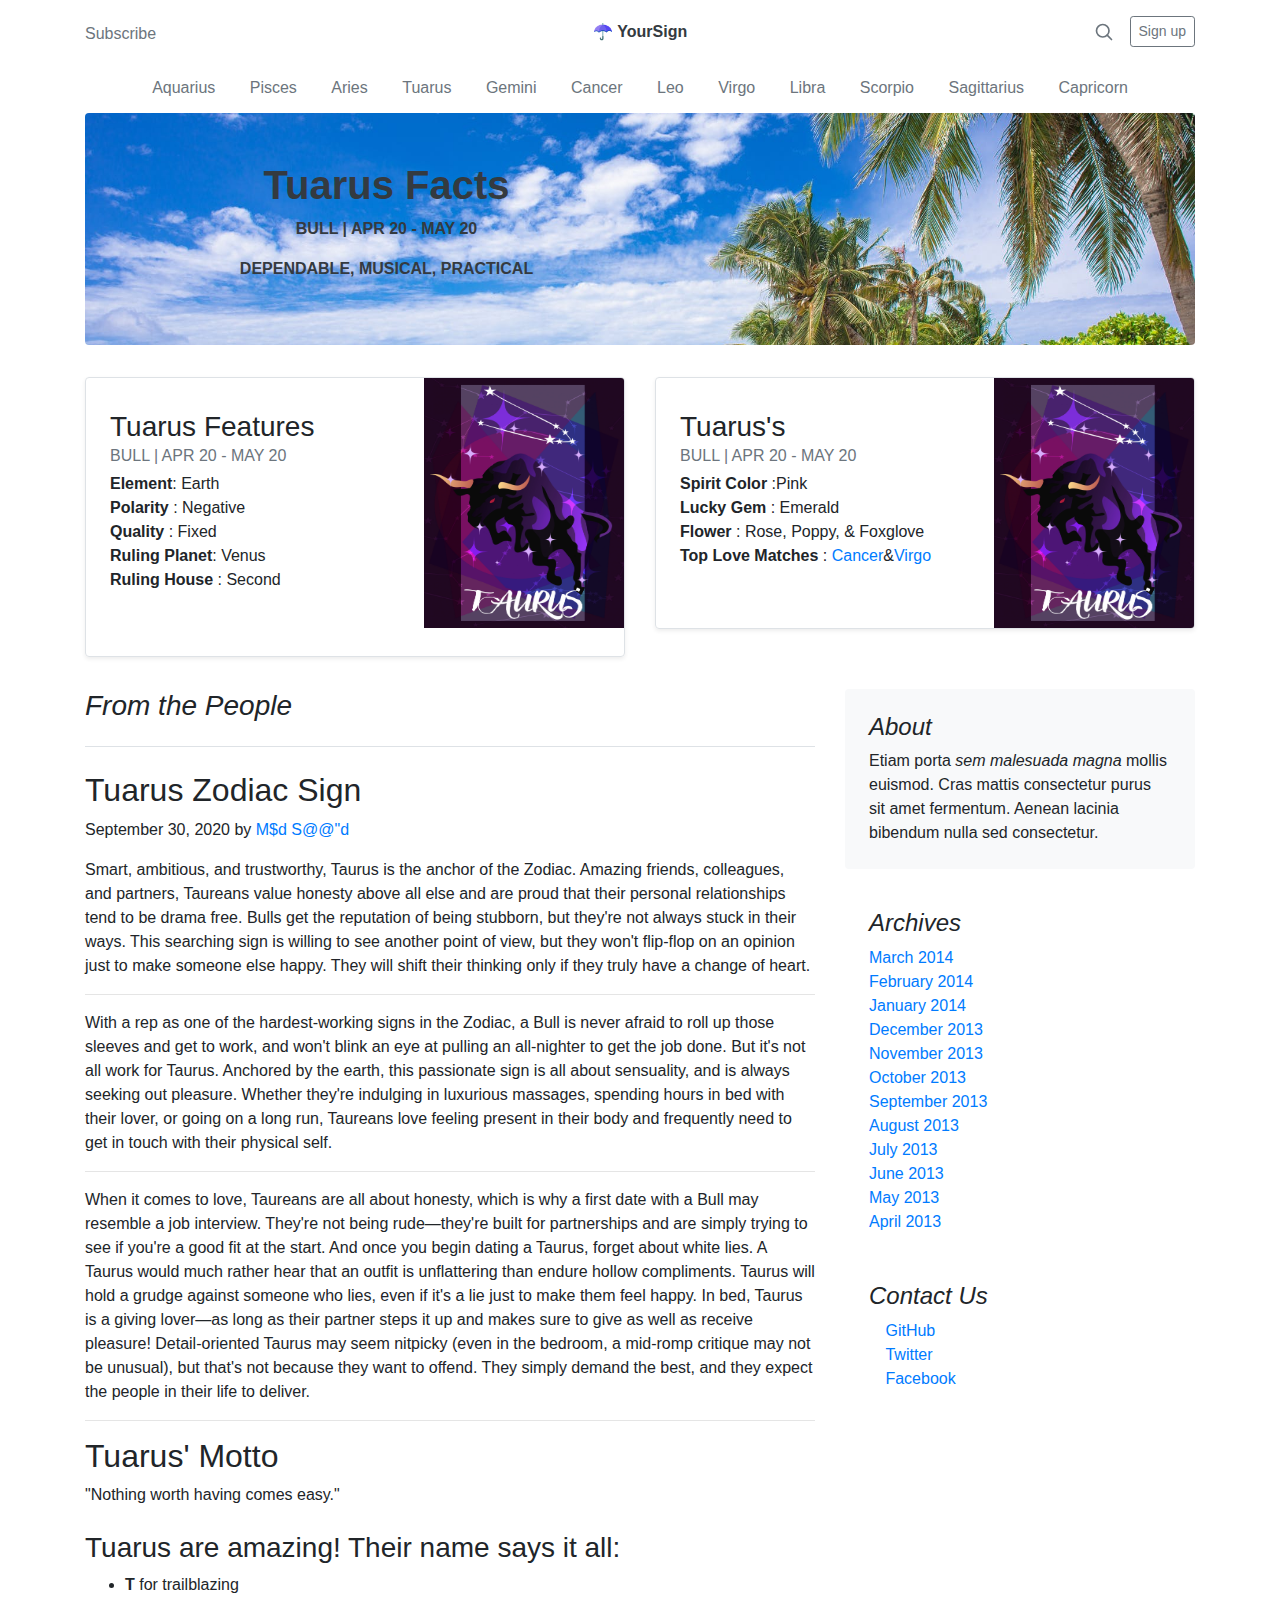
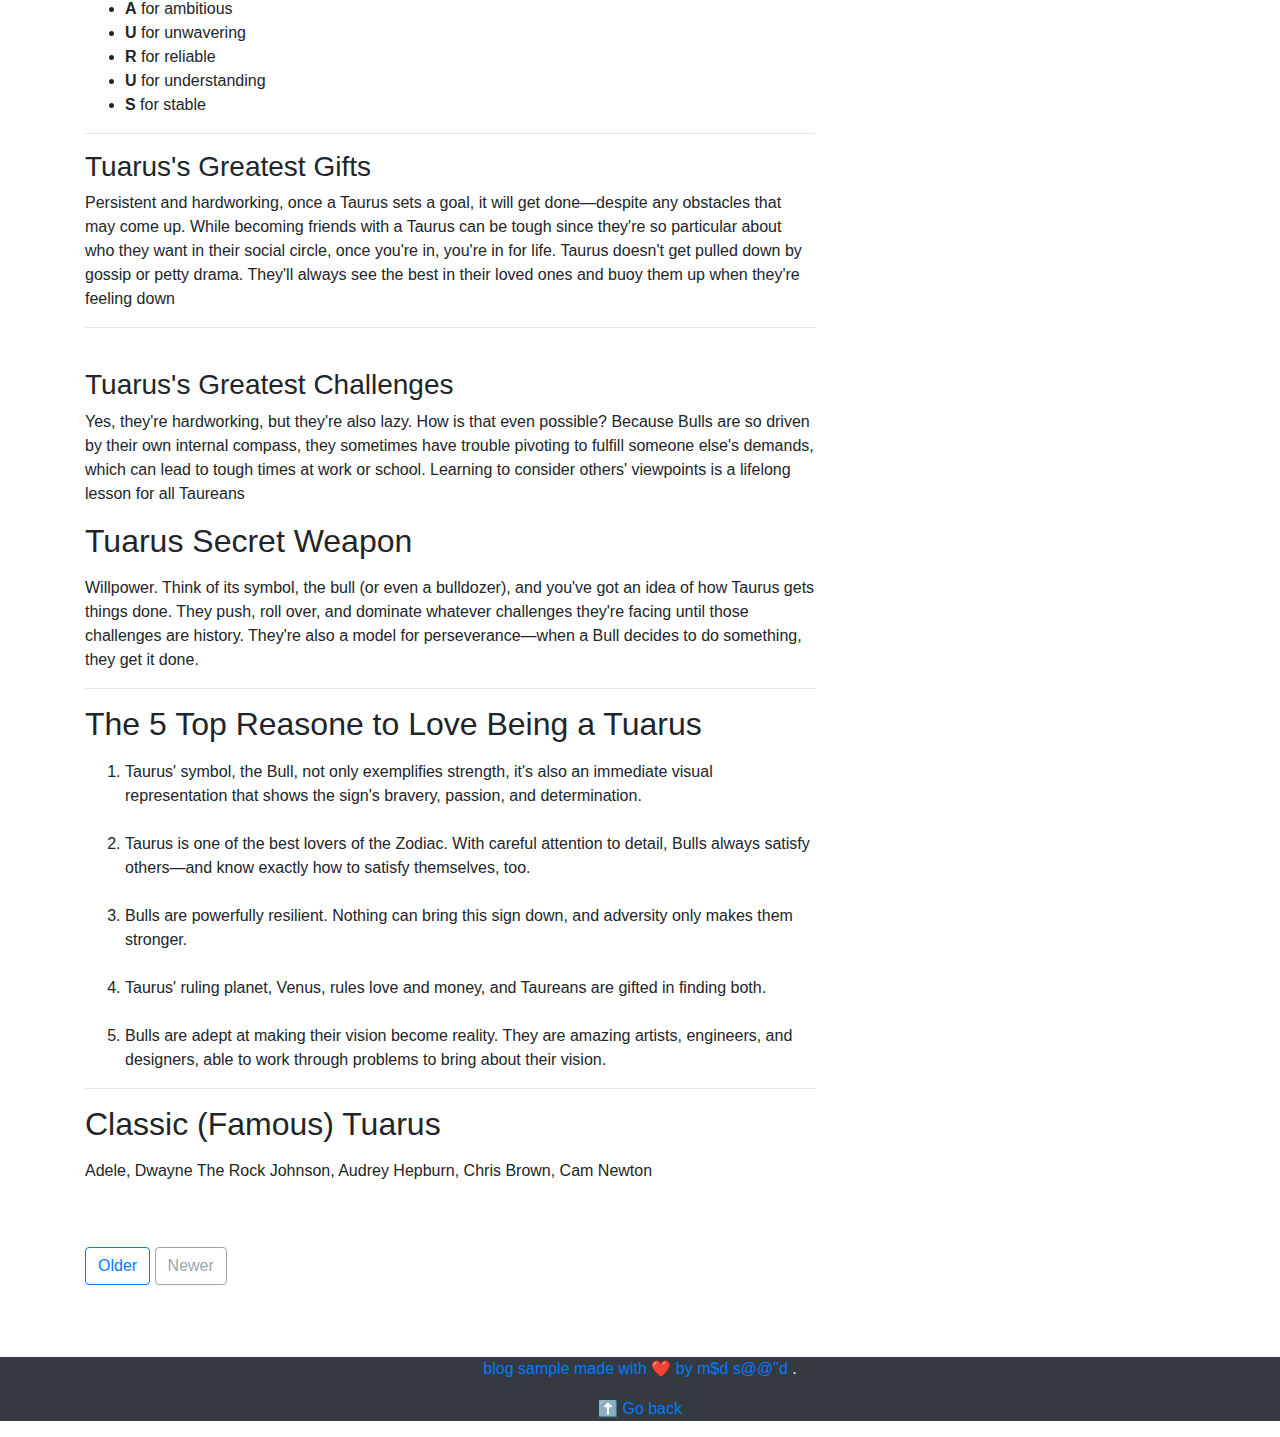
<file: Tuarus.html>
<!doctype html>
<html lang="en">
<head>

  <meta charset="UTF-8">
  <meta name="viewport" content="width=device-width, initial-scale=1, shrink-to-fit=no">
  <meta name="description" content="">
  <meta name="author" content="md sd">
  
  <link rel="stylesheet" href="https://stackpath.bootstrapcdn.com/font-awesome/4.7.0/css/font-awesome.min.css">
  <link rel="stylesheet" href="https://stackpath.bootstrapcdn.com/bootstrap/4.5.2/css/bootstrap.min.css" integrity="sha384-JcKb8q3iqJ61gNV9KGb8thSsNjpSL0n8PARn9HuZOnIxN0hoP+VmmDGMN5t9UJ0Z" crossorigin="anonymous">
  <script src="https://code.jquery.com/jquery-3.5.1.slim.min.js" integrity="sha384-DfXdz2htPH0lsSSs5nCTpuj/zy4C+OGpamoFVy38MVBnE+IbbVYUew+OrCXaRkfj" crossorigin="anonymous"></script>
  <script src="https://cdn.jsdelivr.net/npm/popper.js@1.16.1/dist/umd/popper.min.js" integrity="sha384-9/reFTGAW83EW2RDu2S0VKaIzap3H66lZH81PoYlFhbGU+6BZp6G7niu735Sk7lN" crossorigin="anonymous"></script>
  <script src="https://stackpath.bootstrapcdn.com/bootstrap/4.5.2/js/bootstrap.min.js" integrity="sha384-B4gt1jrGC7Jh4AgTPSdUtOBvfO8shuf57BaghqFfPlYxofvL8/KUEfYiJOMMV+rV" crossorigin="anonymous"></script>


  <style>
.backgr{
  background: url(./img/d.jpeg);
  background-size: cover;
  background-repeat: no-repeat;
  background-position: center;
}
.scrol{
    max-width: 100%;
    white-space: nowrap;
    height: 50px;
    overflow-x: auto;
    text-align: center;
    align-content: center;
    -webkit-overflow-scrolling: touch;
    -ms-overflow-style: none;
}
.na-link{
    padding-left: 15px;
    padding-right: 15px;
}
.scrol::-webkit-scrollbar{
    display: none;
}
.scrol a{
    color:#6c757d;
}
</style>
  <title>Tuarus sign</title>
</head>
<body>
  
  <div class="container">
  <header class="blog-header py-3">
    <div class="row flex-nowrap justify-content-between align-items-center">
      <div class="col-4 pt-1">
        <a class="text-muted" href="#">Subscribe</a>
      </div>
      <div class="col-4 text-center">
        <a class="blog-header-logo text-dark text-bold"  href="index.html"> &#9730 <strong>YourSign</strong></a>
      </div>
      <div class="col-4 d-flex justify-content-end align-items-center">
        <a class="text-muted" href="#" aria-label="Search">
          <svg xmlns="http://www.w3.org/2000/svg" width="20" height="20" fill="none" stroke="currentColor" stroke-linecap="round" stroke-linejoin="round" stroke-width="2" class="mx-3" role="img" viewBox="0 0 24 24" focusable="false"><title>Search</title><circle cx="10.5" cy="10.5" r="7.5"/><path d="M21 21l-5.2-5.2"/></svg>
        </a>
        <a class="btn btn-sm btn-outline-secondary" href="#">Sign up</a>
      </div>
    </div>
  </header>

    <nav class="scrol ">
        <a class="na-link" href="Aquarius.html">Aquarius</a>
        <a class="na-link" href="Pisces.html">Pisces</a>
        <a class="na-link" href="Aries.html">Aries</a>
        <a class="na-link" href="Tuarus.html">Tuarus</a>
        <a class="na-link" href="Gemini.html">Gemini</a>
        <a class="na-link" href="Cancer.html">Cancer</a>
        <a class="na-link" href="Leo.html">Leo</a>
        <a class="na-link" href="Virgo.html">Virgo</a>
        <a class="na-link" href="Libra.html">Libra</a>
        <a class="na-link" href="Scorpio.html">Scorpio</a>
        <a class="na-link" href="Sagittarius.html">Sagittarius</a>
        <a class="na-link" href="Capricorn.html">Capricorn</a>
    </nav>

      <div class="jumbotron p-4 p-md-5 text-dark rounded bg-dark text-center backgr">
        <div class="col-md-6 px-0">
          <h1 class="title0"><strong>Tuarus Facts</strong></h1>
          <p class="title0"> <strong> BULL  |  APR 20 - MAY 20</strong></p>
          <p class="title0"> <strong> DEPENDABLE, MUSICAL, PRACTICAL</strong></p>
        <!----- <img src="./Cancer.jpg" alt="Aquarius image" width="200" height="250">
         <img src="./Cancer.jpg" alt="Aquarius image" width="200" height="250">-------->
      </div>
    </div>

      <div class="row mb-2">
        <div class="col-md-6">
          <div class="row no-gutters border rounded overflow-hidden flex-md-row mb-4 shadow-sm h-md-250 position-relative">
            <div class="col p-4 d-flex flex-column position-static">
              <strong class="d-inline-block mb-2 text-primary"></strong>
              <h3 class="mb-0">Tuarus Features</h3>
              <div class="mb-1 text-muted">BULL  |  APR 20 - MAY 20</div>
              <p><strong>Element</strong>: Earth<br>
                <strong>Polarity</strong> : Negative<br>
                <strong>Quality</strong> : Fixed<br>
                <strong>Ruling Planet</strong>: Venus<br>
                <strong>Ruling House</strong> : Second</p><br>
            </div>
            <div class="col-auto d-none d-lg-block">
              <img src="./img/Tuarus.jpg" alt="Pisces image" width="200" height="250">
            </div>
          </div>
        </div>
        <div class="col-md-6">
          <div class="row no-gutters border rounded overflow-hidden flex-md-row mb-4 shadow-sm h-md-250 position-relative">
            <div class="col p-4 d-flex flex-column position-static">
              <strong class="d-inline-block mb-2 text-success"></strong>
              <h3 class="mb-0">Tuarus's</h3>
              <div class="mb-1 text-muted">BULL  |  APR 20 - MAY 20</div>
              <p><strong>Spirit Color</strong> :Pink<br>
                <strong>Lucky Gem</strong> : Emerald<br>
                <strong>Flower</strong> : Rose, Poppy, & Foxglove<br>
                <strong>Top Love Matches</strong> : <a href="Cancer.html">Cancer</a>&<a href="Virgo.html">Virgo</a></p>
            </div>
            <div class="col-auto d-none d-lg-block">
              <img src="./img/Tuarus.jpg" alt="Aquarius image" width="200" height="250">
            </div>
          </div>
        </div>
      </div>

    </div>



    <main role="main" class="container">
      <div class="row">
        <div class="col-md-8 blog-main">
          <h3 class="pb-4 mb-4 font-italic border-bottom">From the People </h3>
    
          <div class="blog-post">
            <h2 class="blog-post-title">Tuarus Zodiac Sign</h2>
            <p class="blog-post-meta ">September 30, 2020 by <a href="#">M$d S@@"d</a></p>
    
            <p>Smart, ambitious, and trustworthy, Taurus is the anchor of the Zodiac. Amazing friends, colleagues, and partners, Taureans value honesty above all else and are proud that their personal relationships tend to be drama free. Bulls get the reputation of being stubborn, but they're not always stuck in their ways. This searching sign is willing to see another point of view, but they won't flip-flop on an opinion just to make someone else happy. They will shift their thinking only if they truly have a change of heart.</p>
            <hr>
            <p>With a rep as one of the hardest-working signs in the Zodiac, a Bull is never afraid to roll up those sleeves and get to work, and won't blink an eye at pulling an all-nighter to get the job done. But it's not all work for Taurus. Anchored by the earth, this passionate sign is all about sensuality, and is always seeking out pleasure. Whether they're indulging in luxurious massages, spending hours in bed with their lover, or going on a long run, Taureans love feeling present in their body and frequently need to get in touch with their physical self.</p>
              <hr>
              <p>When it comes to love, Taureans are all about honesty, which is why a first date with a Bull may resemble a job interview. They're not being rude—they're built for partnerships and are simply trying to see if you're a good fit at the start. And once you begin dating a Taurus, forget about white lies. A Taurus would much rather hear that an outfit is unflattering than endure hollow compliments. Taurus will hold a grudge against someone who lies, even if it's a lie just to make them feel happy. In bed, Taurus is a giving lover—as long as their partner steps it up and makes sure to give as well as receive pleasure! Detail-oriented Taurus may seem nitpicky (even in the bedroom, a mid-romp critique may not be unusual), but that's not because they want to offend. They simply demand the best, and they expect the people in their life to deliver.</p>  
                <hr>
            <h2>Tuarus' Motto</h2>
            <quote>"Nothing worth having comes easy."</quote>
            <br> <br>
            <h3>Tuarus are amazing! Their name says it all:</h3>
            <ul>
              <li> <strong>T</strong>  for trailblazing</li>
              <li> <strong>A</strong>  for ambitious</li>
              <li> <strong>U</strong>  for unwavering</li>
              <li> <strong>R</strong>  for reliable</li>
              <li> <strong>U</strong>  for understanding</li>
              <li> <strong>S</strong>  for stable</li>
          </ul>
          <hr>
            <h3>Tuarus's Greatest Gifts</h3>
            <p>Persistent and hardworking, once a Taurus sets a goal, it will get done—despite any obstacles that may come up. While becoming friends with a Taurus can be tough since they're so particular about who they want in their social circle, once you're in, you're in for life. Taurus doesn't get pulled down by gossip or petty drama. They'll always see the best in their loved ones and buoy them up when they're feeling down</p>
              <hr>
              <br>
            <h3>Tuarus's Greatest Challenges</h3>
            <p>Yes, they're hardworking, but they're also lazy. How is that even possible? Because Bulls are so driven by their own internal compass, they sometimes have trouble pivoting to fulfill someone else's demands, which can lead to tough times at work or school. Learning to consider others' viewpoints is a lifelong lesson for all Taureans</p>
          </div><!-- /.blog-post -->
          <div class="blog-post">
            <h2 class="blog-post-title">Tuarus Secret Weapon</h2>
            <p class="blog-post-meta"><a href="#"></a></p>
            <p>Willpower. Think of its symbol, the bull (or even a bulldozer), and you've got an idea of how Taurus gets things done. They push, roll over, and dominate whatever challenges they're facing until those challenges are history. They're also a model for perseverance—when a Bull decides to do something, they get it done.</p>
          </div><!-- /.blog-post -->
          <hr>
          <div class="blog-post">
            <h2 class="blog-post-title">The 5 Top Reasone to Love Being a Tuarus</h2>
            <p class="blog-post-meta"><a href="#"></a></p>
            <ol>
              <li> Taurus' symbol, the Bull, not only exemplifies strength, it's also an immediate visual representation that shows the sign's bravery, passion, and determination.</li> <br>
              <li>Taurus is one of the best lovers of the Zodiac. With careful attention to detail, Bulls always satisfy others—and know exactly how to satisfy themselves, too.</li> <br>
              <li>Bulls are powerfully resilient. Nothing can bring this sign down, and adversity only makes them stronger.</li> <br>
              <li>Taurus' ruling planet, Venus, rules love and money, and Taureans are gifted in finding both.</li> <br>
              <li>Bulls are adept at making their vision become reality. They are amazing artists, engineers, and designers, able to work through problems to bring about their vision.</li>
          </ol>
          </div><!-- /.blog-post -->
          <hr>
          <div class="blog-post">
            <h2 class="blog-post-title">Classic (Famous) Tuarus</h2>
            <p class="blog-post-meta"><a href="#"></a></p>
            <p>Adele, Dwayne The Rock Johnson, Audrey Hepburn, Chris Brown, Cam Newton</p>
          </div><br><br>
    
          <nav class="blog-pagination">
            <a class="btn btn-outline-primary" href="index.html">Older</a>
            <a class="btn btn-outline-secondary disabled" href="#" tabindex="-1" aria-disabled="true">Newer</a>
          </nav>
        </div><!-- /.blog-main -->
    
        <aside class="col-md-4 blog-sidebar">
          <div class="p-4 mb-3 bg-light rounded">
            <h4 class="font-italic">About</h4>
            <p class="mb-0">Etiam porta <em>sem malesuada magna</em> mollis euismod. Cras mattis consectetur purus sit amet fermentum. Aenean lacinia bibendum nulla sed consectetur.</p>
          </div>
    
          <div class="p-4">
            <h4 class="font-italic">Archives</h4>
            <ol class="list-unstyled mb-0">
              <li><a href="#">March 2014</a></li>
              <li><a href="#">February 2014</a></li>
              <li><a href="#">January 2014</a></li>
              <li><a href="#">December 2013</a></li>
              <li><a href="#">November 2013</a></li>
              <li><a href="#">October 2013</a></li>
              <li><a href="#">September 2013</a></li>
              <li><a href="#">August 2013</a></li>
              <li><a href="#">July 2013</a></li>
              <li><a href="#">June 2013</a></li>
              <li><a href="#">May 2013</a></li>
              <li><a href="#">April 2013</a></li>
            </ol>
          </div>
    
          <div class="p-4">
            <h4 class="font-italic">Contact Us</h4>
            <ol class="list-unstyled">
              <li><a href="#"><i class="fab fa-github-square"></i>  GitHub</a></li>
              <li><a href="#"><i class="fab fa-twitter-square"></i> Twitter</a></li>
              <li><a href="#"> <i class="fab fa-facebook"></i> Facebook</li>
            </ol>
          </div>
        </aside><!-- /.blog-sidebar -->
      </div><!-- /.row -->
    </main><br><br><br><!-- /.container -->
    
    <footer class="blog-footer text-center bg-dark text-white">
      <p>blog sample made with &#10084 by <a href="https://facebook.com/">m$d s@@"d</a> <a href="https://twitter.com/mdo"></a>.</p>
      <p>
        <a href="#">&#11014 Go back</a>
      </p>
    </footer>
  </body>
  </html>
</body>
</html>
</file>
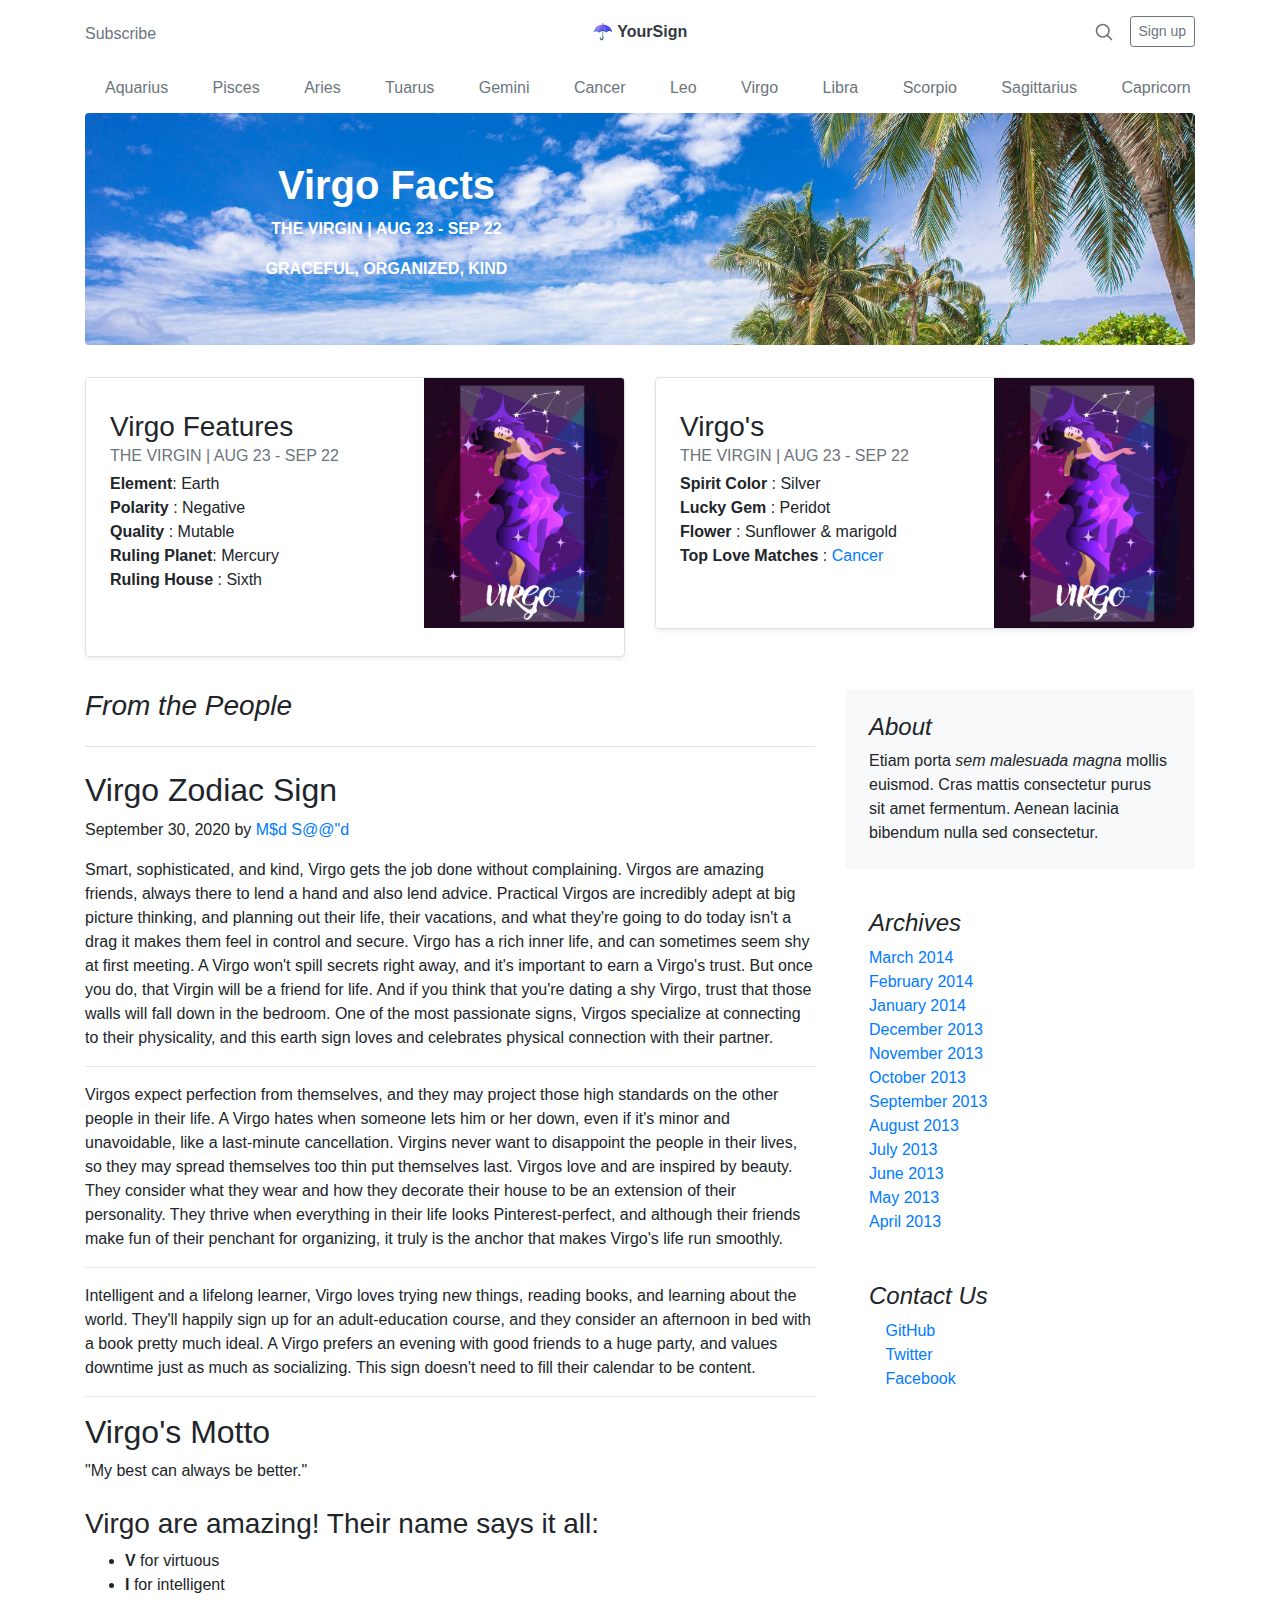
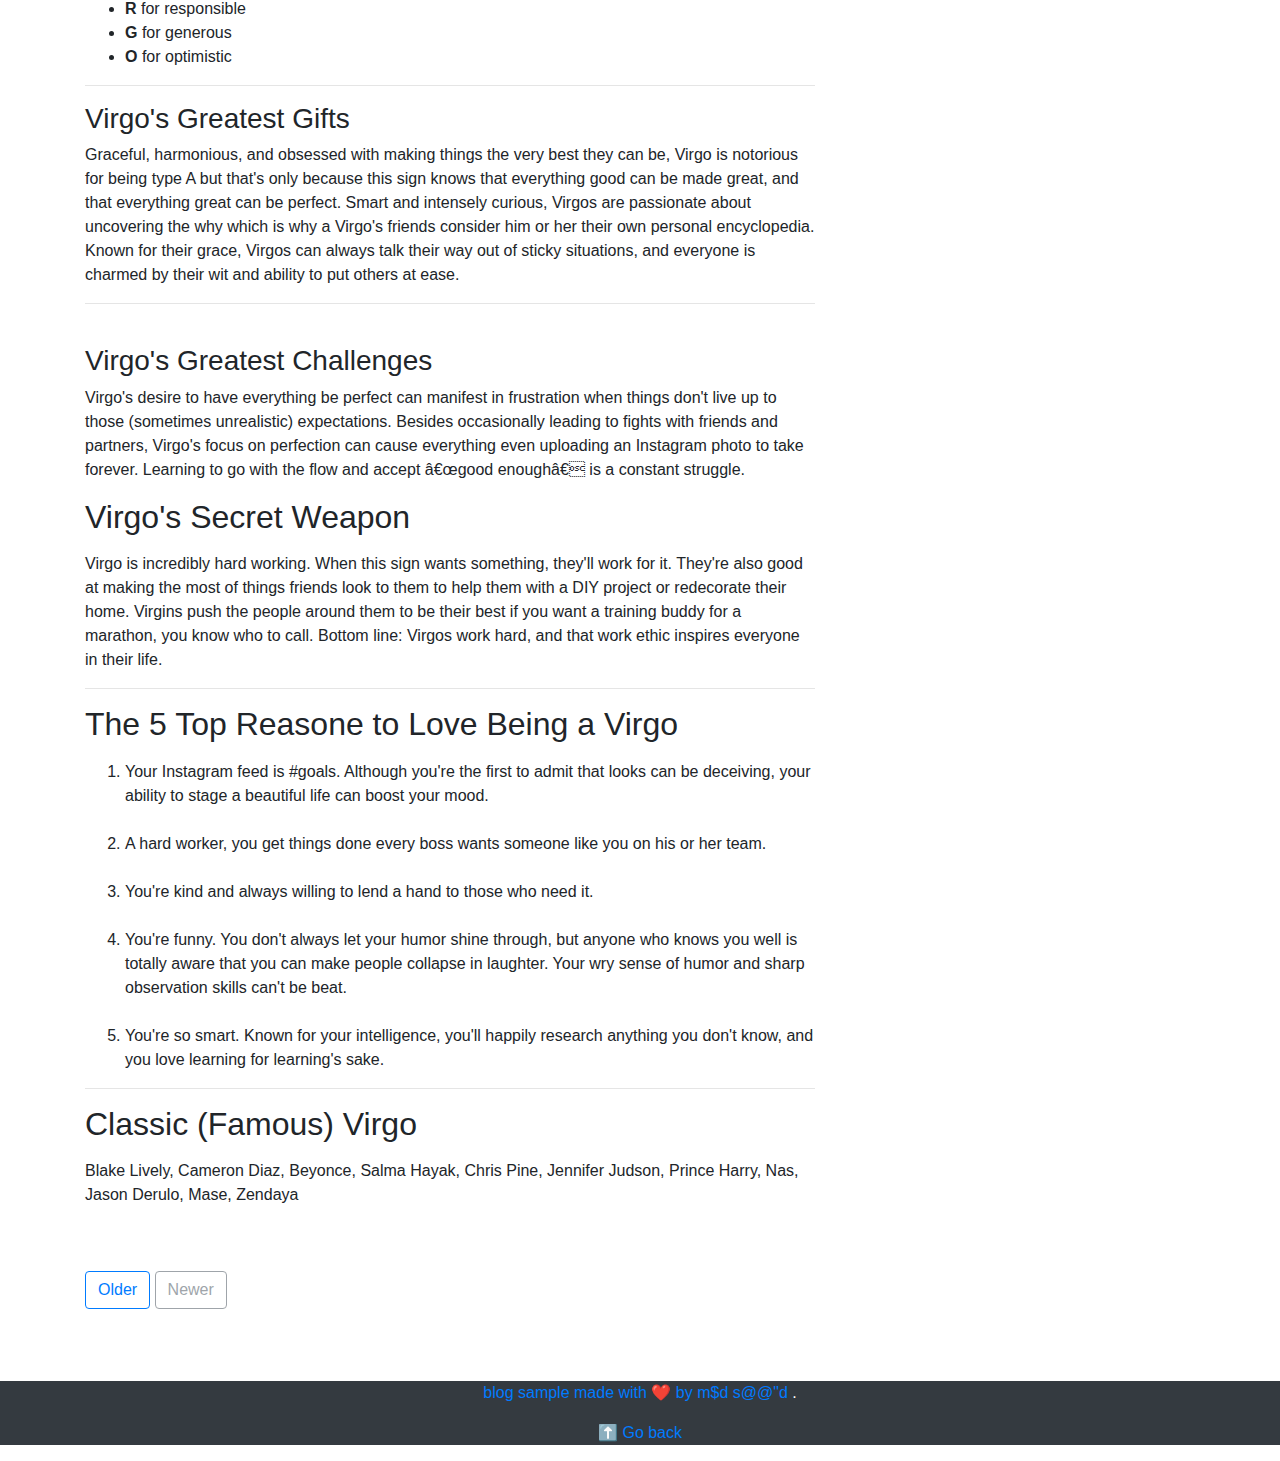
<file: Virgo.html>
<!doctype html>
<html lang="en">
<head>

  <meta charset="UTF-8">
  <meta name="viewport" content="width=device-width, initial-scale=1, shrink-to-fit=no">
  <meta name="description" content="">
  <meta name="author" content="md sd">
  
  <link rel="stylesheet" href="https://stackpath.bootstrapcdn.com/font-awesome/4.7.0/css/font-awesome.min.css">
  <link rel="stylesheet" href="https://stackpath.bootstrapcdn.com/bootstrap/4.5.2/css/bootstrap.min.css" integrity="sha384-JcKb8q3iqJ61gNV9KGb8thSsNjpSL0n8PARn9HuZOnIxN0hoP+VmmDGMN5t9UJ0Z" crossorigin="anonymous">
  <script src="https://code.jquery.com/jquery-3.5.1.slim.min.js" integrity="sha384-DfXdz2htPH0lsSSs5nCTpuj/zy4C+OGpamoFVy38MVBnE+IbbVYUew+OrCXaRkfj" crossorigin="anonymous"></script>
  <script src="https://cdn.jsdelivr.net/npm/popper.js@1.16.1/dist/umd/popper.min.js" integrity="sha384-9/reFTGAW83EW2RDu2S0VKaIzap3H66lZH81PoYlFhbGU+6BZp6G7niu735Sk7lN" crossorigin="anonymous"></script>
  <script src="https://stackpath.bootstrapcdn.com/bootstrap/4.5.2/js/bootstrap.min.js" integrity="sha384-B4gt1jrGC7Jh4AgTPSdUtOBvfO8shuf57BaghqFfPlYxofvL8/KUEfYiJOMMV+rV" crossorigin="anonymous"></script>


  <style>
.backgr{
  background: url(./img/d.jpeg);
  background-size: cover;
  background-repeat: no-repeat;
  background-position: center;
}
.scrol{
    max-width: 100%;
    white-space: nowrap;
    height: 50px;
    overflow-x: auto;
    text-align: center;
    align-content: center;
    -webkit-overflow-scrolling: touch;
    -ms-overflow-style: none;
}
.na-link{
    padding-left: 20px;
    padding-right: 20px;
}
.scrol::-webkit-scrollbar{
    display: none;
}
.scrol a{
    color:#6c757d;
}
</style>
  <title>Virgo sign</title>
</head>
<body>
  
  <div class="container">
  <header class="blog-header py-3">
    <div class="row flex-nowrap justify-content-between align-items-center">
      <div class="col-4 pt-1">
        <a class="text-muted" href="#">Subscribe</a>
      </div>
      <div class="col-4 text-center">
        <a class="blog-header-logo text-dark text-bold"  href="index.html"> &#9730 <strong>YourSign</strong></a>
      </div>
      <div class="col-4 d-flex justify-content-end align-items-center">
        <a class="text-muted" href="#" aria-label="Search">
          <svg xmlns="http://www.w3.org/2000/svg" width="20" height="20" fill="none" stroke="currentColor" stroke-linecap="round" stroke-linejoin="round" stroke-width="2" class="mx-3" role="img" viewBox="0 0 24 24" focusable="false"><title>Search</title><circle cx="10.5" cy="10.5" r="7.5"/><path d="M21 21l-5.2-5.2"/></svg>
        </a>
        <a class="btn btn-sm btn-outline-secondary" href="#">Sign up</a>
      </div>
    </div>
  </header>

    <nav class="scrol ">
        <a class="na-link" href="Aquarius.html">Aquarius</a>
        <a class="na-link" href="Pisces.html">Pisces</a>
        <a class="na-link" href="Aries.html">Aries</a>
        <a class="na-link" href="Tuarus.html">Tuarus</a>
        <a class="na-link" href="Gemini.html">Gemini</a>
        <a class="na-link" href="Cancer.html">Cancer</a>
        <a class="na-link" href="Leo.html">Leo</a>
        <a class="na-link" href="Virgo.html">Virgo</a>
        <a class="na-link" href="Libra.html">Libra</a>
        <a class="na-link" href="Scorpio.html">Scorpio</a>
        <a class="na-link" href="Sagittarius.html">Sagittarius</a>
        <a class="na-link" href="Capricorn.html">Capricorn</a>
    </nav>

      <div class="jumbotron p-4 p-md-5 text-white rounded bg-dark text-center backgr">
        <div class="col-md-6 px-0">
          <h1 class="title0"><strong>Virgo Facts</strong></h1>
          <p class="title0"> <strong> THE VIRGIN  |  AUG 23 - SEP 22</strong></p>
          <p class="title0"><strong>GRACEFUL, ORGANIZED, KIND</strong></p>
        <!----- <img src="./Cancer.jpg" alt="Aquarius image" width="200" height="250">
         <img src="./Cancer.jpg" alt="Aquarius image" width="200" height="250">-------->
      </div>
    </div>

      <div class="row mb-2">
        <div class="col-md-6">
          <div class="row no-gutters border rounded overflow-hidden flex-md-row mb-4 shadow-sm h-md-250 position-relative">
            <div class="col p-4 d-flex flex-column position-static">
              <strong class="d-inline-block mb-2 text-primary"></strong>
              <h3 class="mb-0">Virgo Features</h3>
              <div class="mb-1 text-muted">THE VIRGIN  |  AUG 23 - SEP 22</div>
              <p><strong>Element</strong>: Earth<br>
                <strong>Polarity</strong> : Negative<br>
                <strong>Quality</strong> : Mutable<br>
                <strong>Ruling Planet</strong>: Mercury<br>
                <strong>Ruling House</strong> : Sixth</p><br>
            </div>
            <div class="col-auto d-none d-lg-block">
              <img src="./img/Virgo.jpg" alt="Leo image" width="200" height="250">
            </div>
          </div>
        </div>
        <div class="col-md-6">
          <div class="row no-gutters border rounded overflow-hidden flex-md-row mb-4 shadow-sm h-md-250 position-relative">
            <div class="col p-4 d-flex flex-column position-static">
              <strong class="d-inline-block mb-2 text-success"></strong>
              <h3 class="mb-0">Virgo's</h3>
              <div class="mb-1 text-muted">THE VIRGIN  |  AUG 23 - SEP 22</div>
              <p><strong>Spirit Color</strong> : Silver<br>
                <strong>Lucky Gem</strong> : Peridot<br>
                <strong>Flower</strong> : Sunflower & marigold<br>
                <strong>Top Love Matches</strong> : <a href="Cancer.html">Cancer</a></p>
            </div>
            <div class="col-auto d-none d-lg-block">
              <img src="./img/Virgo.jpg" alt="Leo image" width="200" height="250">
            </div>
          </div>
        </div>
      </div>

    </div>



    <main role="main" class="container">
      <div class="row">
        <div class="col-md-8 blog-main">
          <h3 class="pb-4 mb-4 font-italic border-bottom">From the People </h3>
    
          <div class="blog-post">
            <h2 class="blog-post-title">Virgo Zodiac Sign</h2>
            <p class="blog-post-meta ">September 30, 2020 by <a href="#">M$d S@@"d</a></p>
    
            <p>Smart, sophisticated, and kind, Virgo gets the job done without complaining. Virgos are amazing friends, always there to lend a hand and also lend advice. Practical Virgos are incredibly adept at big picture thinking, and planning out their life, their vacations, and what they're going to do today isn't a drag it makes them feel in control and secure.
              Virgo has a rich inner life, and can sometimes seem shy at first meeting. A Virgo won't spill secrets right away, and it's important to earn a Virgo's trust. But once you do, that Virgin will be a friend for life. And if you think that you're dating a shy Virgo, trust that those walls will fall down in the bedroom. One of the most passionate signs, Virgos specialize at connecting to their physicality, and this earth sign loves and celebrates physical connection with their partner.</p>
            <hr>
            <p>Virgos expect perfection from themselves, and they may project those high standards on the other people in their life. A Virgo hates when someone lets him or her down, even if it's minor and unavoidable, like a last-minute cancellation. Virgins never want to disappoint the people in their lives, so they may spread themselves too thin put themselves last.
              Virgos love and are inspired by beauty. They consider what they wear and how they decorate their house to be an extension of their personality. They thrive when everything in their life looks Pinterest-perfect, and although their friends make fun of their penchant for organizing, it truly is the anchor that makes Virgo's life run smoothly.</p>
              <hr>
              <p>Intelligent and a lifelong learner, Virgo loves trying new things, reading books, and learning about the world. They'll happily sign up for an adult-education course, and they consider an afternoon in bed with a book pretty much ideal. A Virgo prefers an evening with good friends to a huge party, and values downtime just as much as socializing. This sign doesn't need to fill their calendar to be content.</p>  
                <hr>
            <h2>Virgo's Motto</h2>
            <quote>"My best can always be better."</quote>
            <br> <br>
            <h3>Virgo are amazing! Their name says it all:</h3>
            <ul>
              <li> <strong>V</strong>  for virtuous</li>
              <li> <strong>I</strong>  for intelligent</li>
              <li> <strong>R</strong>  for responsible</li>
              <li> <strong>G</strong>  for generous</li>
              <li> <strong>O</strong>  for optimistic</li>
          </ul>
          <hr>
            <h3>Virgo's Greatest Gifts</h3>
            <p>Graceful, harmonious, and obsessed with making things the very best they can be, Virgo is notorious for being type A but that's only because this sign knows that everything good can be made great, and that everything great can be perfect. Smart and intensely curious, Virgos are passionate about uncovering the why which is why a Virgo's friends consider him or her their own personal encyclopedia. Known for their grace, Virgos can always talk their way out of sticky situations, and everyone is charmed by their wit and ability to put others at ease.</p>
              <hr>
              <br>
            <h3>Virgo's Greatest Challenges</h3>
            <p>Virgo's desire to have everything be perfect can manifest in frustration when things don't live up to those (sometimes unrealistic) expectations. Besides occasionally leading to fights with friends and partners, Virgo's focus on perfection can cause everything even uploading an Instagram photo to take forever. Learning to go with the flow and accept â€œgood enoughâ€ is a constant struggle.</p>
          </div><!-- /.blog-post -->
          <div class="blog-post">
            <h2 class="blog-post-title">Virgo's Secret Weapon</h2>
            <p class="blog-post-meta"><a href="#"></a></p>
            <p>Virgo is incredibly hard working. When this sign wants something, they'll work for it. They're also good at making the most of things friends look to them to help them with a DIY project or redecorate their home. Virgins push the people around them to be their best if you want a training buddy for a marathon, you know who to call. Bottom line: Virgos work hard, and that work ethic inspires everyone in their life.</p>
          </div><!-- /.blog-post -->
          <hr>
          <div class="blog-post">
            <h2 class="blog-post-title">The 5 Top Reasone to Love Being a Virgo</h2>
            <p class="blog-post-meta"><a href="#"></a></p>
            <ol>
              <li>Your Instagram feed is #goals. Although you're the first to admit that looks can be deceiving, your ability to stage a beautiful life can boost your mood.</li> <br>
            <li>A hard worker, you get things done every boss wants someone like you on his or her team.</li> <br>
            <li>You're kind and always willing to lend a hand to those who need it.</li> <br>
            <li>You're funny. You don't always let your humor shine through, but anyone who knows you well is totally aware that you can make people collapse in laughter. Your wry sense of humor and sharp observation skills can't be beat.</li> <br>
            <li>You're so smart. Known for your intelligence, you'll happily research anything you don't know, and you love learning for learning's sake.</li>
          </ol>
          </div><!-- /.blog-post -->
          <hr>
          <div class="blog-post">
            <h2 class="blog-post-title">Classic (Famous) Virgo</h2>
            <p class="blog-post-meta"><a href="#"></a></p>
            <p>Blake Lively, Cameron Diaz, Beyonce, Salma Hayak, Chris Pine, Jennifer Judson, Prince Harry, Nas, Jason Derulo, Mase, Zendaya</p>
          </div><br><br>
    
          <nav class="blog-pagination">
            <a class="btn btn-outline-primary" href="index.html">Older</a>
            <a class="btn btn-outline-secondary disabled" href="#" tabindex="-1" aria-disabled="true">Newer</a>
          </nav>
        </div><!-- /.blog-main -->
    
        <aside class="col-md-4 blog-sidebar">
          <div class="p-4 mb-3 bg-light rounded">
            <h4 class="font-italic">About</h4>
            <p class="mb-0">Etiam porta <em>sem malesuada magna</em> mollis euismod. Cras mattis consectetur purus sit amet fermentum. Aenean lacinia bibendum nulla sed consectetur.</p>
          </div>
    
          <div class="p-4">
            <h4 class="font-italic">Archives</h4>
            <ol class="list-unstyled mb-0">
              <li><a href="#">March 2014</a></li>
              <li><a href="#">February 2014</a></li>
              <li><a href="#">January 2014</a></li>
              <li><a href="#">December 2013</a></li>
              <li><a href="#">November 2013</a></li>
              <li><a href="#">October 2013</a></li>
              <li><a href="#">September 2013</a></li>
              <li><a href="#">August 2013</a></li>
              <li><a href="#">July 2013</a></li>
              <li><a href="#">June 2013</a></li>
              <li><a href="#">May 2013</a></li>
              <li><a href="#">April 2013</a></li>
            </ol>
          </div>
    
          <div class="p-4">
            <h4 class="font-italic">Contact Us</h4>
            <ol class="list-unstyled">
              <li><a href="#"><i class="fab fa-github-square"></i>  GitHub</a></li>
              <li><a href="#"><i class="fab fa-twitter-square"></i> Twitter</a></li>
              <li><a href="#"> <i class="fab fa-facebook"></i> Facebook</li>
            </ol>
          </div>
        </aside><!-- /.blog-sidebar -->
      </div><!-- /.row -->
    </main><br><br><br><!-- /.container -->
    
    <footer class="blog-footer text-center bg-dark text-white">
      <p>blog sample made with &#10084 by <a href="https://facebook.com/">m$d s@@"d</a> <a href="https://twitter.com/mdo"></a>.</p>
      <p>
        <a href="#">&#11014 Go back</a>
      </p>
    </footer>
  </body>
  </html>
</body>
</html>
</file>
